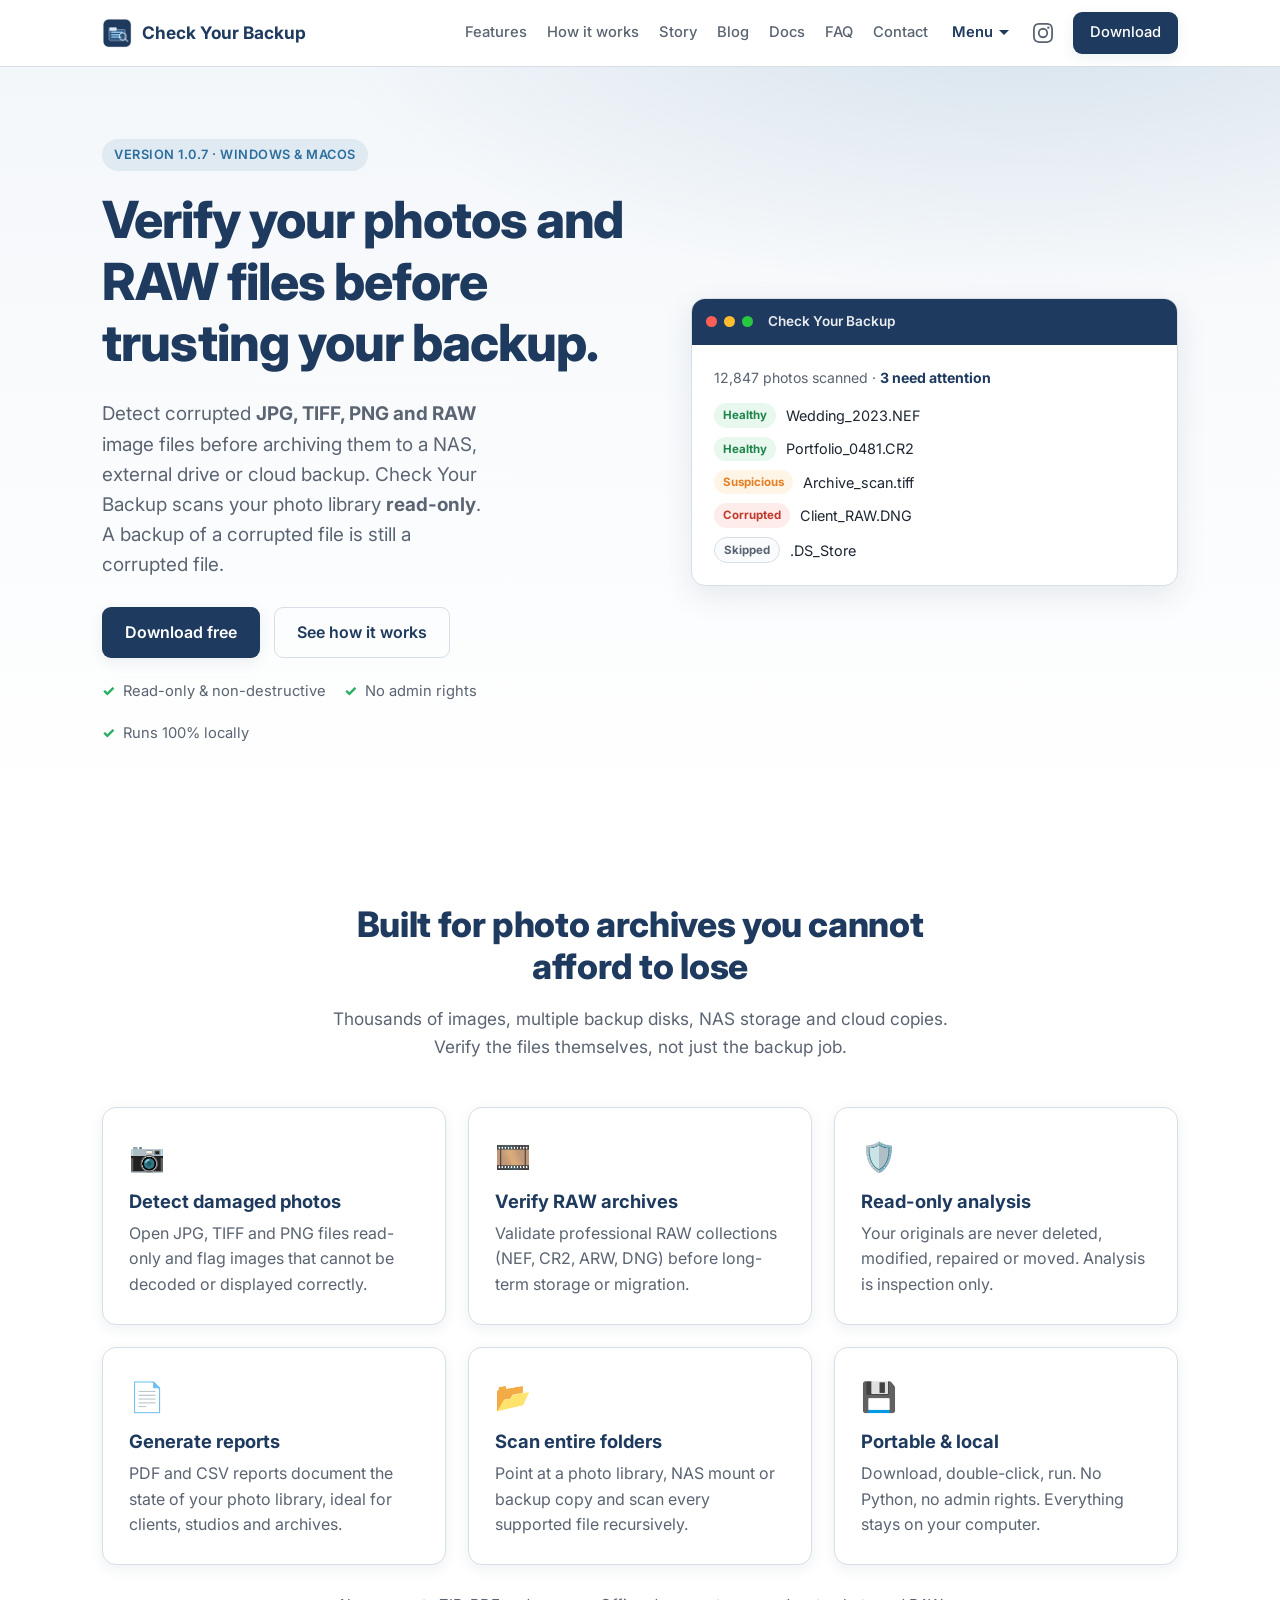
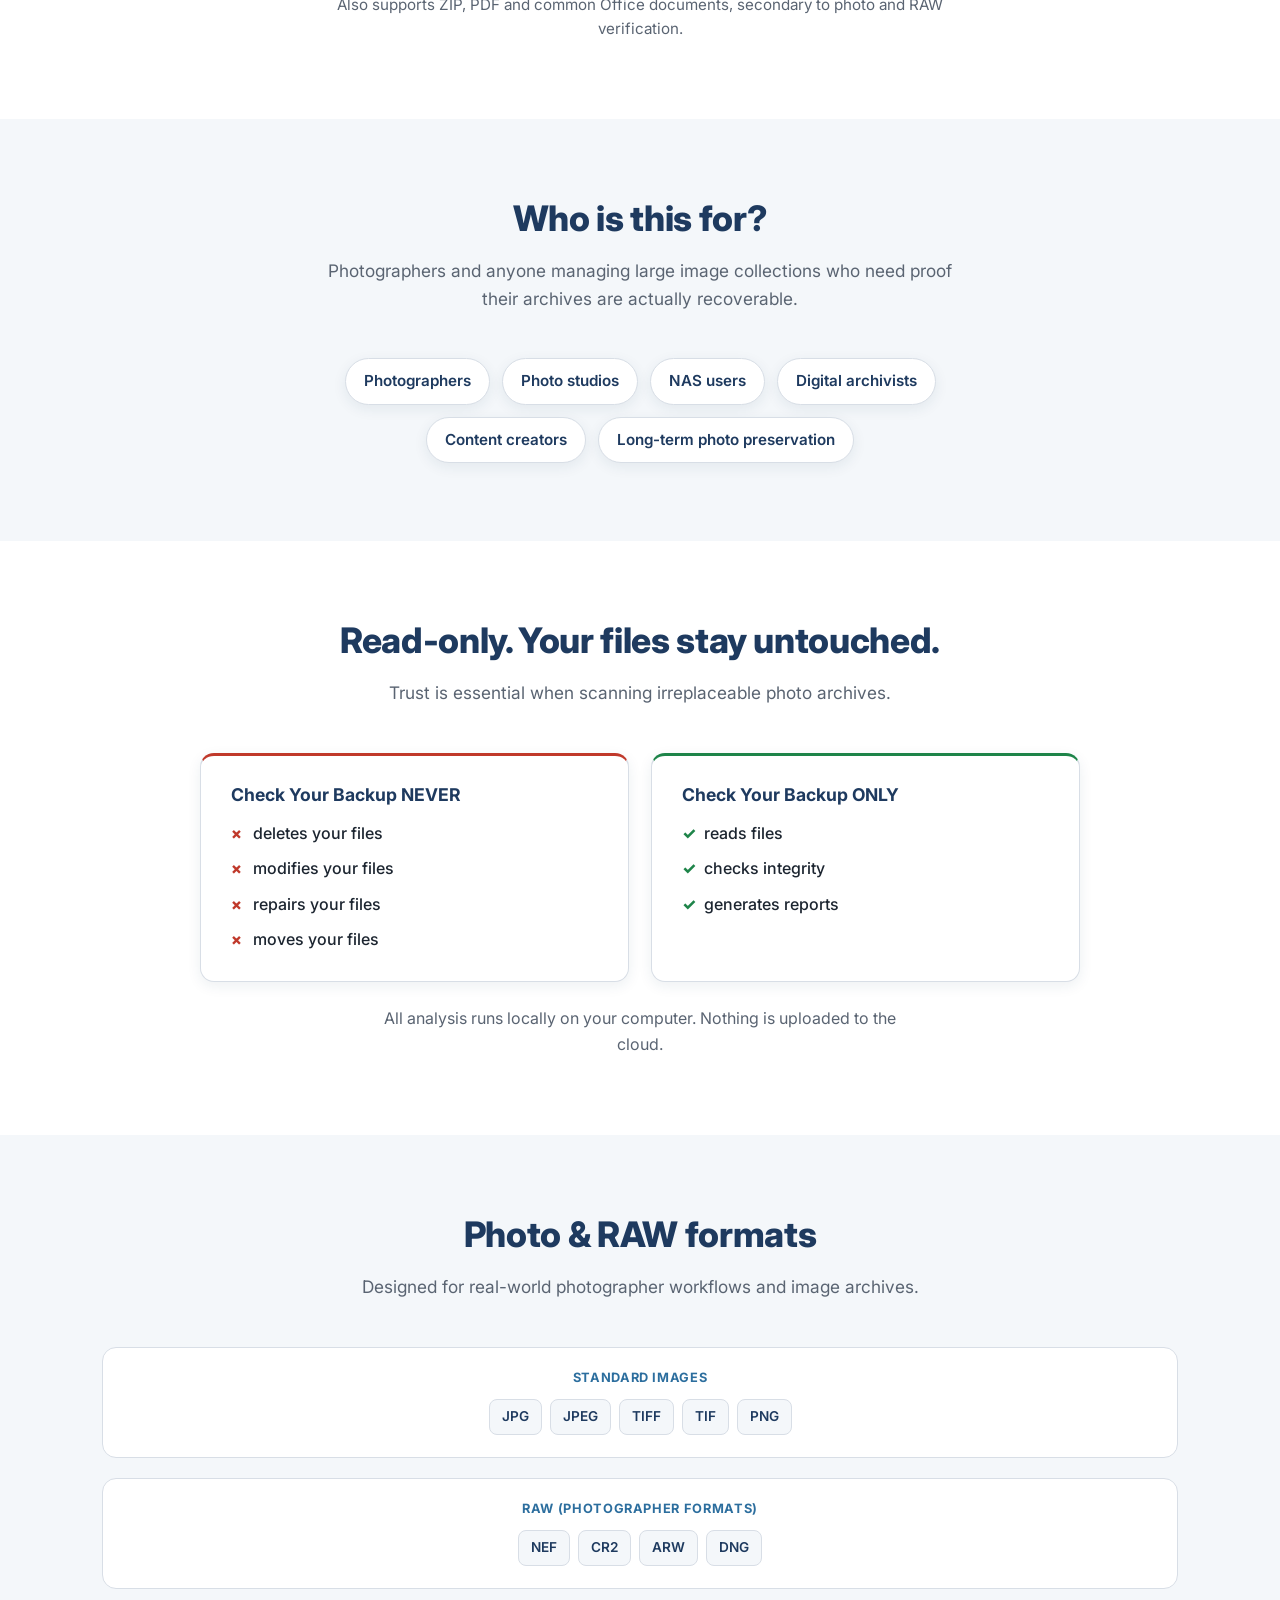
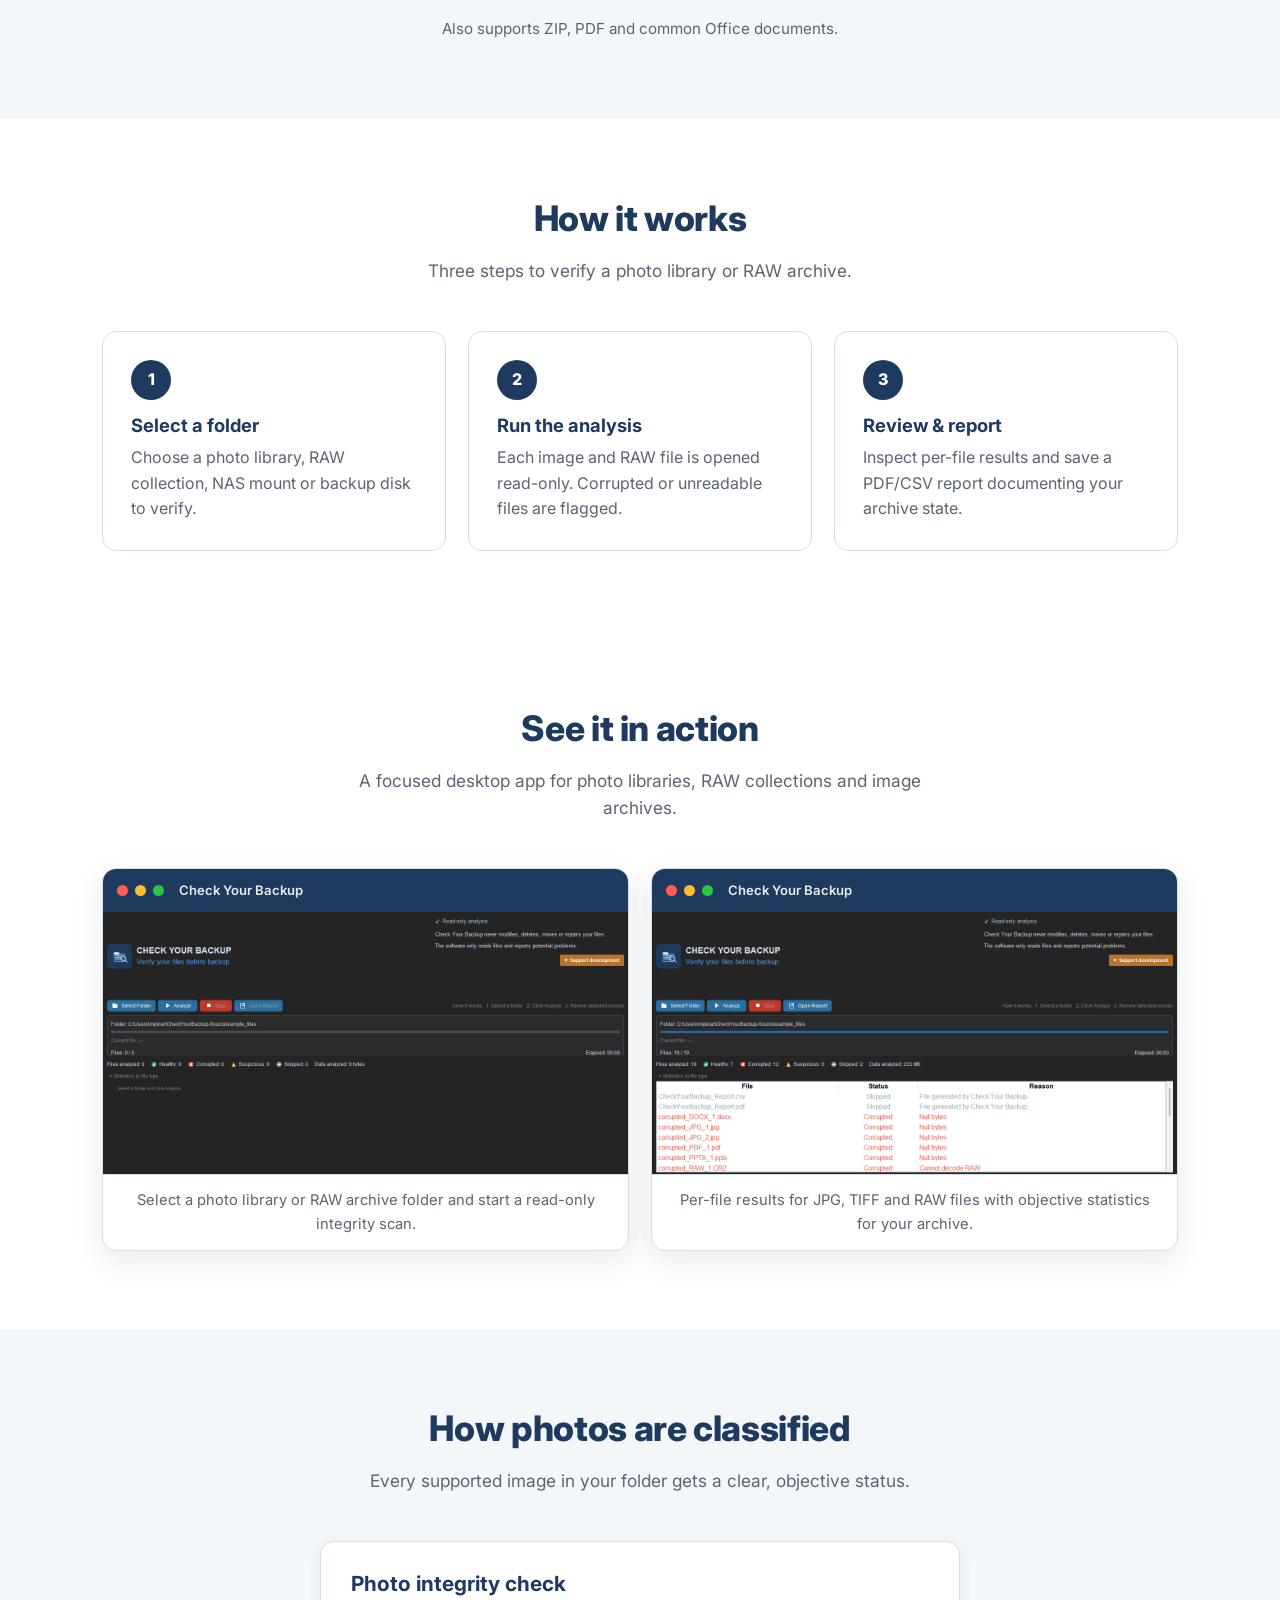
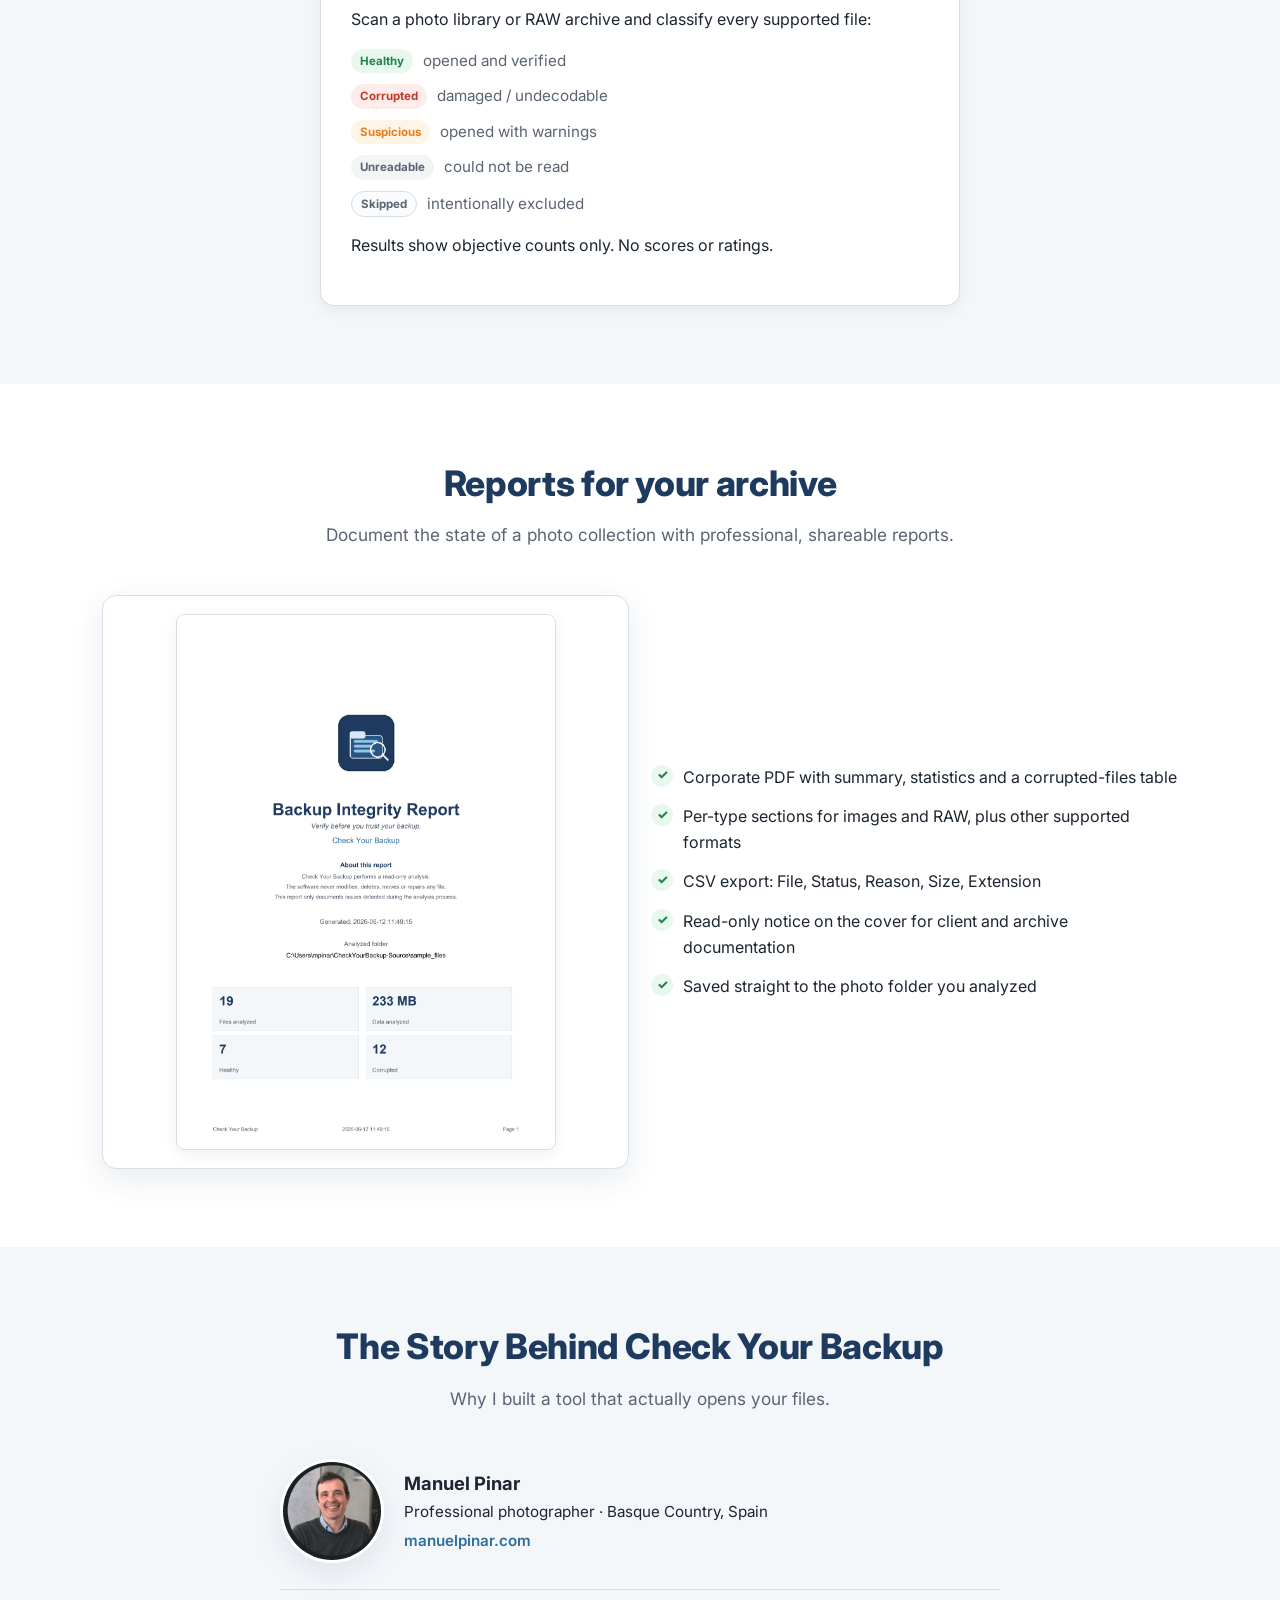
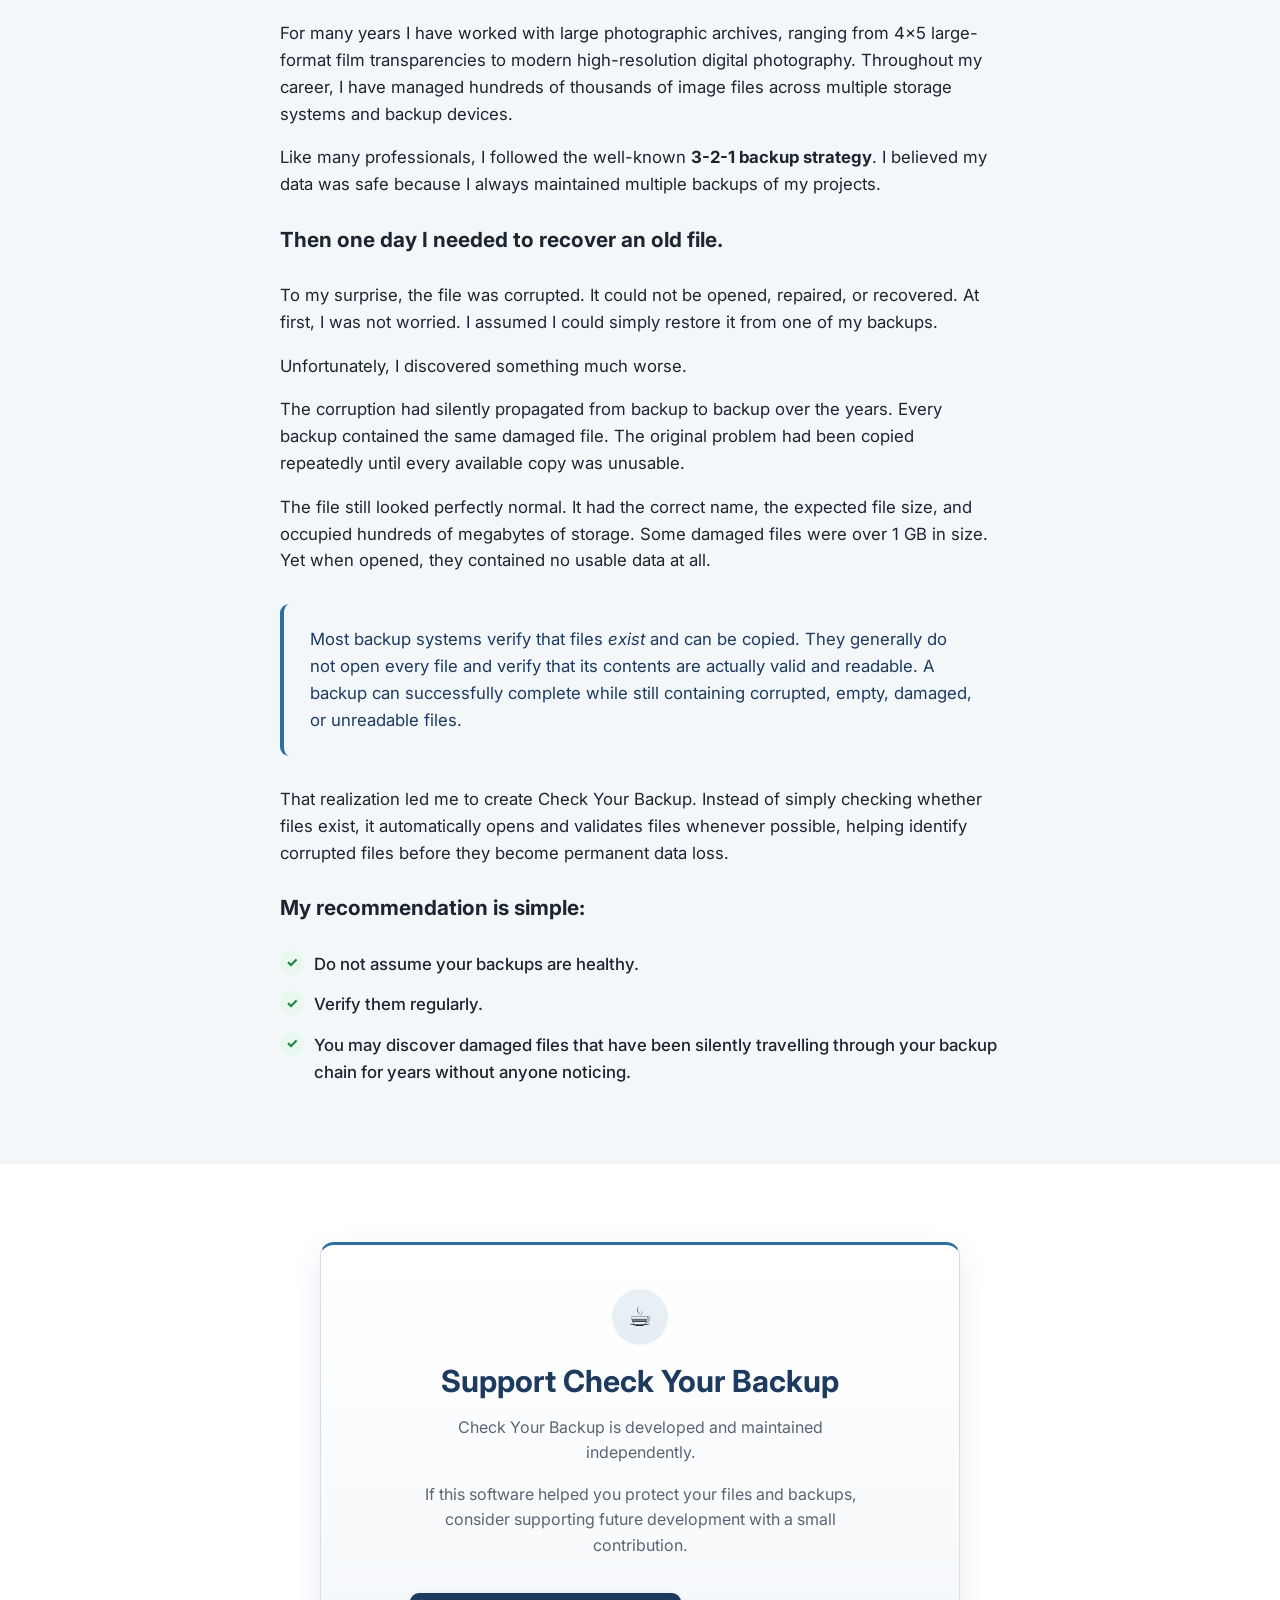
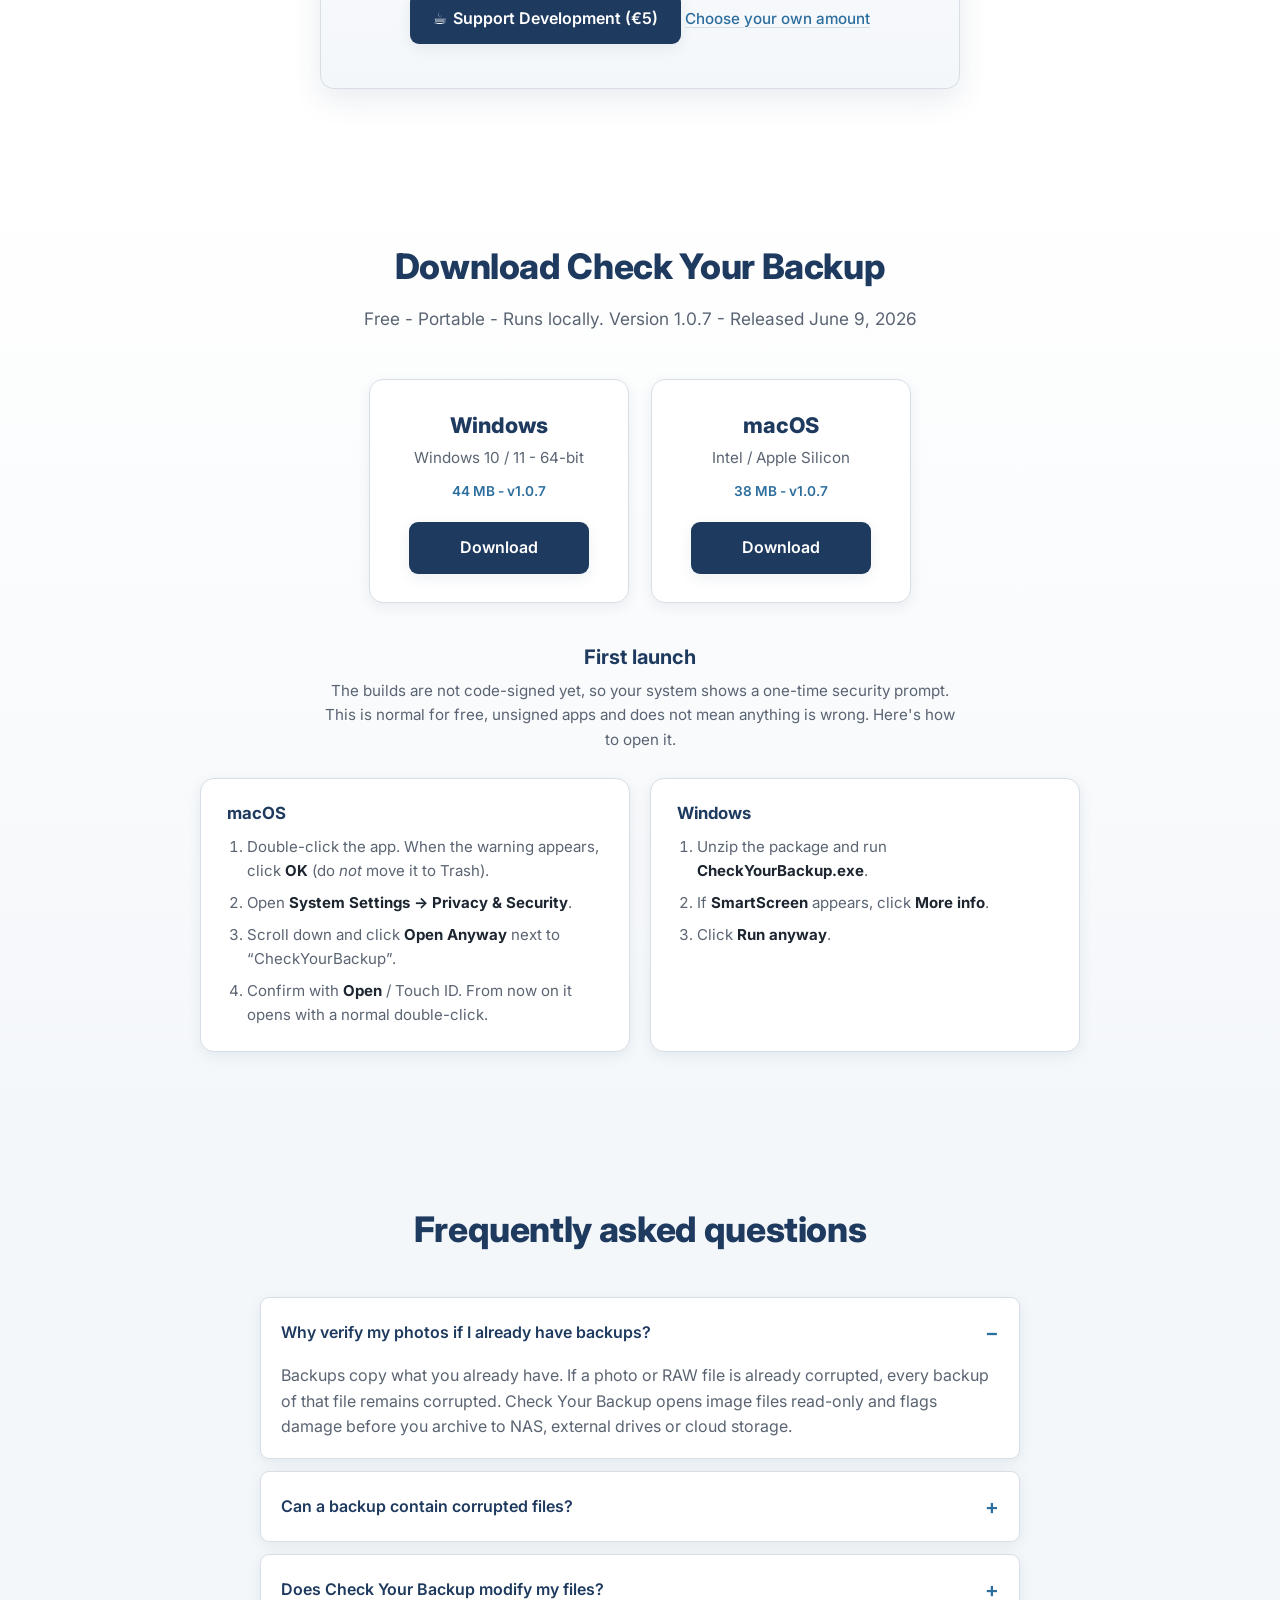
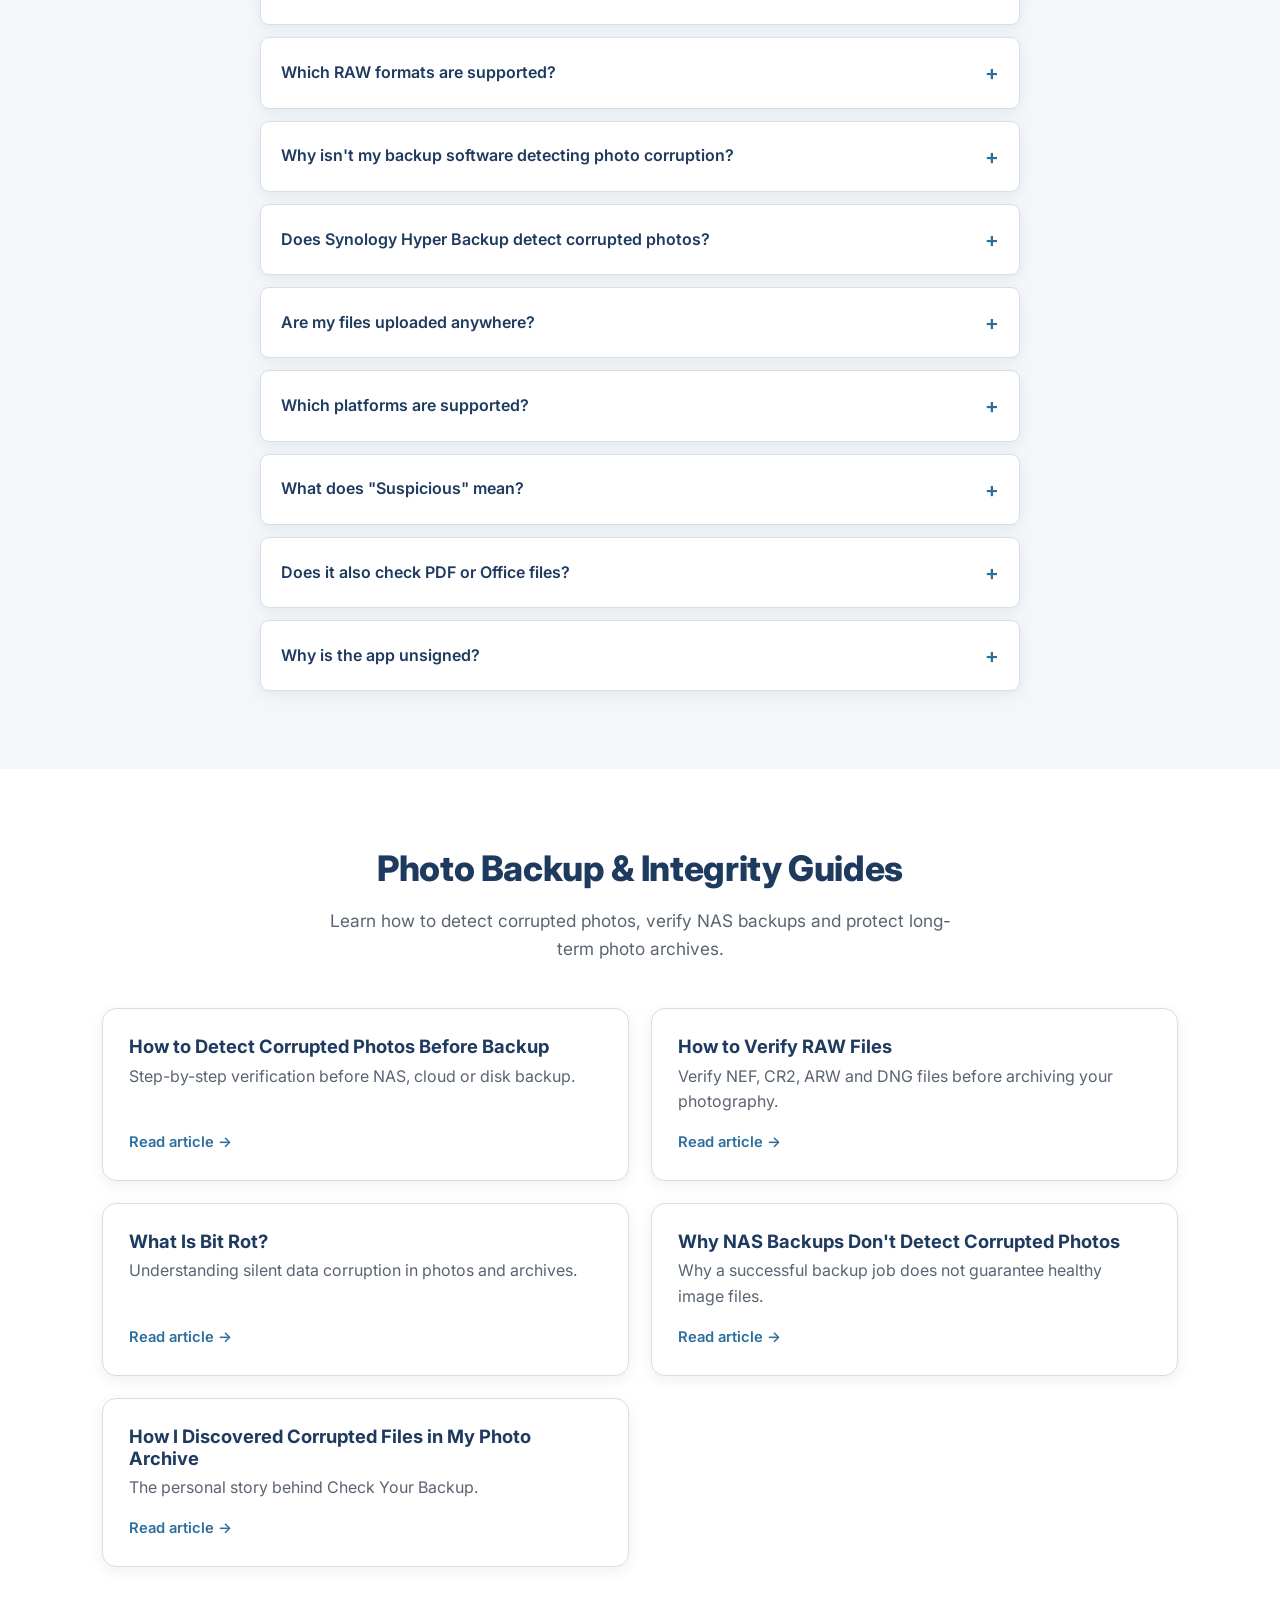
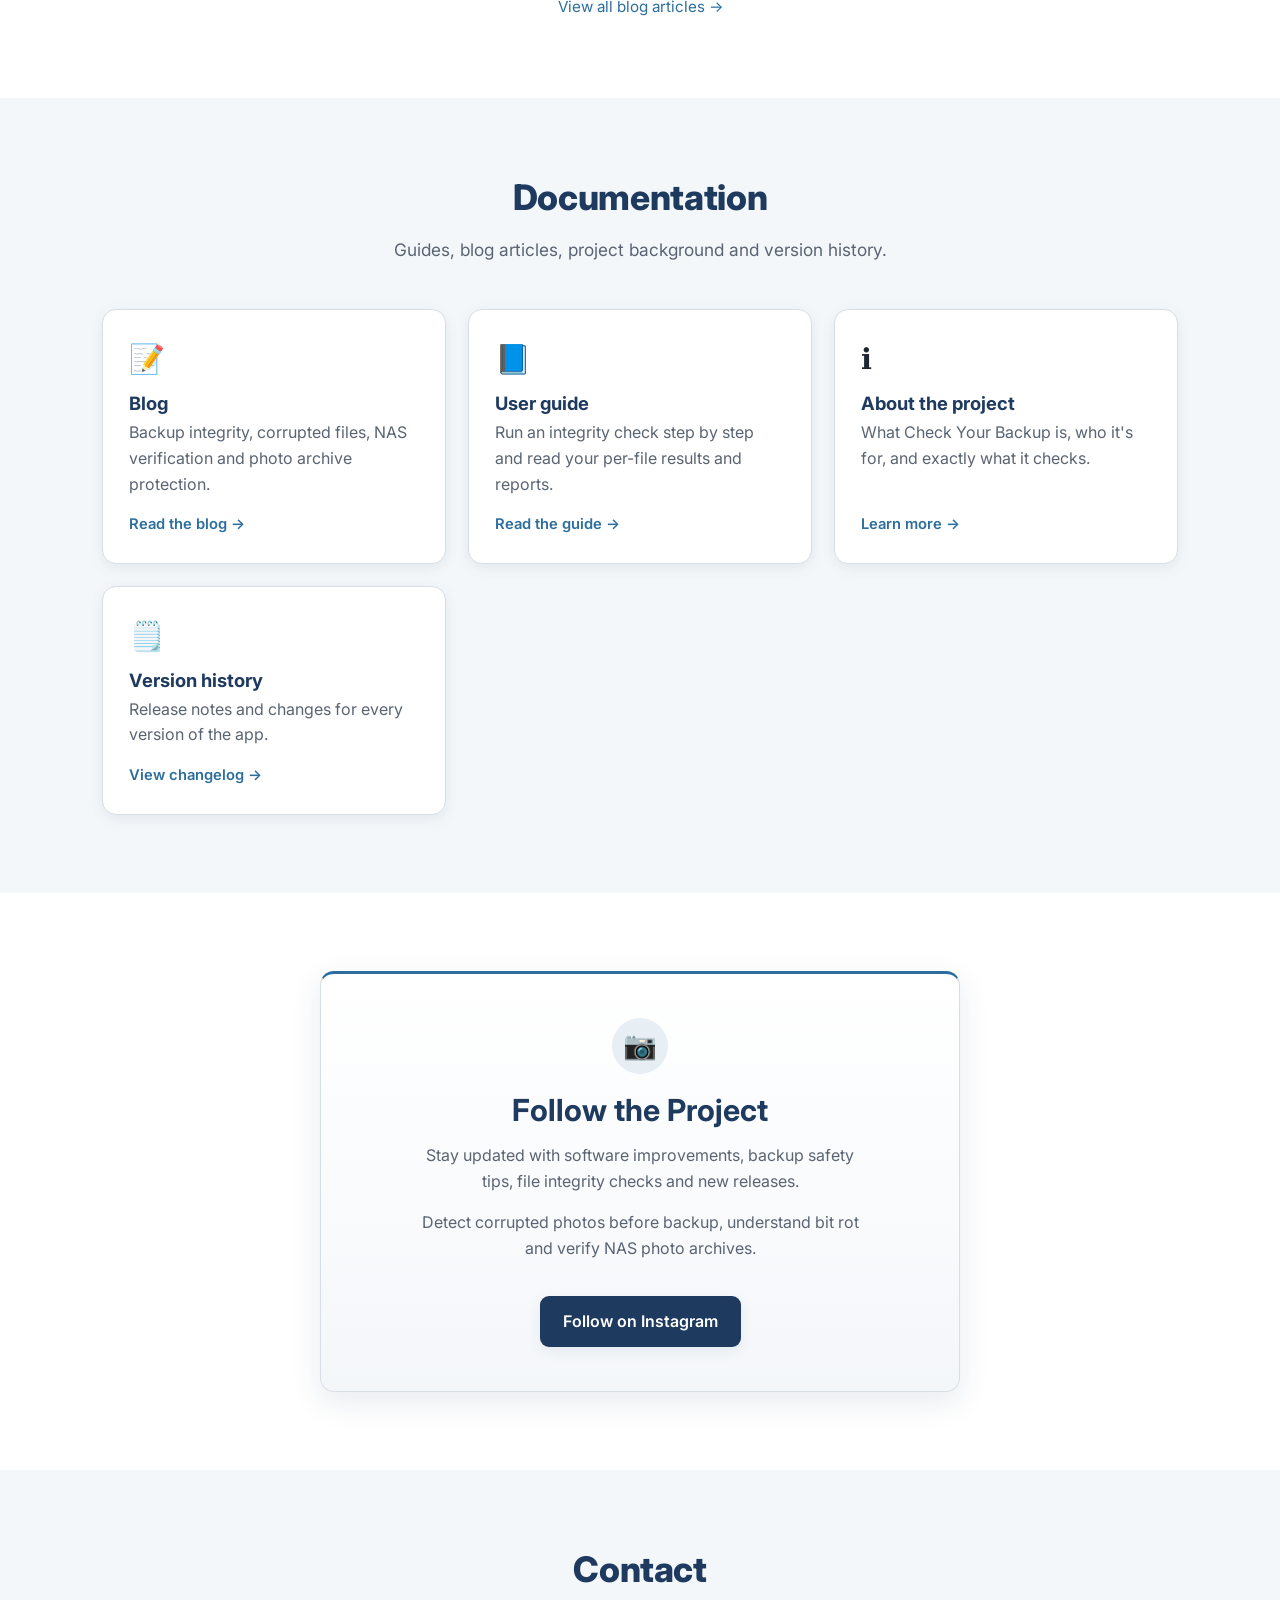
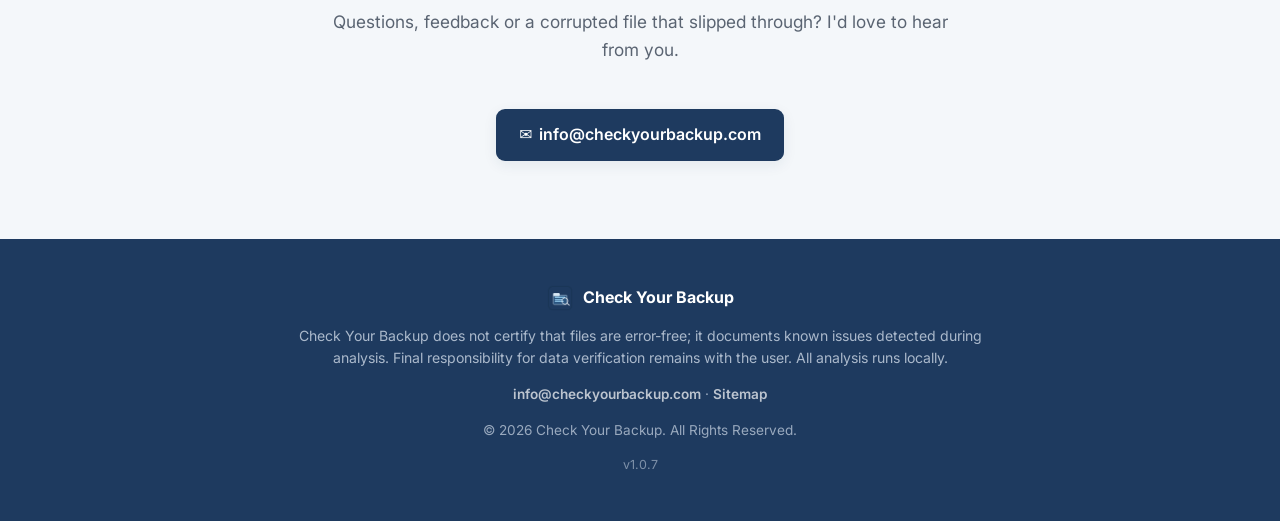
<file: index.html>
<!DOCTYPE html>
<html lang="en">
<head>
  <meta charset="UTF-8" />
  <meta name="viewport" content="width=device-width, initial-scale=1.0" />
  <title>Check Your Backup — Photo &amp; RAW Integrity Verification Before Backup</title>
  <meta name="description" content="Verify photo and RAW archives before NAS, cloud or disk backup. Detect corrupted JPG, TIFF, PNG and RAW files read-only. Free for Windows and macOS. Nothing is modified or uploaded." />
  <meta name="keywords" content="photo corruption detection, RAW file verification, photo archive integrity, NAS photo backup verification, corrupted photo recovery prevention, photographer backup tool, CR2 NEF ARW DNG, image integrity checker, Windows, macOS" />
  <meta name="robots" content="index, follow, max-image-preview:large, max-snippet:-1, max-video-preview:-1" />
  <meta name="theme-color" content="#1e3a5f" />
  <link rel="canonical" href="https://checkyourbackup.com/" />
  <link rel="icon" href="assets/img/favicon.ico" />
  <link rel="apple-touch-icon" href="assets/img/logo.png" />
  <link rel="manifest" href="site.webmanifest" />

  <!-- Open Graph / social sharing -->
  <meta property="og:type" content="website" />
  <meta property="og:site_name" content="Check Your Backup" />
  <meta property="og:locale" content="en_US" />
  <meta property="og:url" content="https://checkyourbackup.com/" />
  <meta property="og:title" content="Check Your Backup — Verify Photos &amp; RAW Files Before Backup" />
  <meta property="og:description" content="Detect corrupted JPG, TIFF, PNG and RAW image files before archiving to NAS, external drives or cloud backup. Read-only photo integrity checks." />
  <meta property="og:image" content="https://checkyourbackup.com/assets/img/og-image.png" />
  <meta property="og:image:width" content="1200" />
  <meta property="og:image:height" content="964" />
  <meta property="og:image:alt" content="Check Your Backup desktop app showing integrity check results" />
  <meta name="twitter:card" content="summary_large_image" />
  <meta name="twitter:title" content="Check Your Backup — Verify Photos &amp; RAW Files Before Backup" />
  <meta name="twitter:description" content="Detect corrupted photos and RAW files before trusting your backup. Read-only integrity checks for photographers and archives." />
  <meta name="twitter:image" content="https://checkyourbackup.com/assets/img/og-image.png" />
  <meta name="twitter:image:alt" content="Check Your Backup desktop app showing integrity check results" />
  <link rel="preconnect" href="https://fonts.googleapis.com" />
  <link rel="preconnect" href="https://fonts.gstatic.com" crossorigin />
  <link href="https://fonts.googleapis.com/css2?family=Inter:wght@400;500;600;700;800&display=swap" rel="stylesheet" />
  <link rel="stylesheet" href="assets/css/styles.css" />

  <!-- Structured data for Google (rich results) -->
  <script type="application/ld+json">
  {
    "@context": "https://schema.org",
    "@type": "SoftwareApplication",
    "name": "Check Your Backup",
    "operatingSystem": ["Windows 10", "Windows 11", "macOS"],
    "applicationCategory": "UtilitiesApplication",
    "applicationSubCategory": "File Management",
    "softwareVersion": "1.0.7",
    "inLanguage": "en",
    "url": "https://checkyourbackup.com/",
    "downloadUrl": "https://github.com/CheckYourBackup/downloads/raw/main/CheckYourBackup-Windows-1.0.7.zip",
    "image": "https://checkyourbackup.com/assets/img/og-image.png",
    "description": "Photo and RAW integrity verification for Windows and macOS. Detect corrupted JPG, TIFF, PNG and RAW image files before NAS, cloud or disk backup. Read-only analysis with per-file reports.",
    "screenshot": [
      "https://checkyourbackup.com/assets/img/screenshot-start.png",
      "https://checkyourbackup.com/assets/img/screenshot-results.png"
    ],
    "audience": {
      "@type": "PeopleAudience",
      "audienceType": "Photographers, photo studios, NAS users, digital archivists, content creators"
    },
    "featureList": [
      "Detect damaged JPG, TIFF, PNG and RAW photos read-only",
      "Verify entire photo libraries and RAW archives recursively",
      "Per-file status: Healthy, Corrupted, Suspicious, Unreadable or Skipped",
      "Supports JPG, JPEG, TIFF, TIF, PNG, NEF, CR2, ARW, DNG",
      "Branded PDF report and CSV export for archive documentation",
      "Multithreaded folder scans with live progress"
    ],
    "offers": {
      "@type": "Offer",
      "price": "0",
      "priceCurrency": "EUR"
    },
    "publisher": {
      "@type": "Organization",
      "name": "Check Your Backup",
      "url": "https://checkyourbackup.com/",
      "logo": {
        "@type": "ImageObject",
        "url": "https://checkyourbackup.com/assets/img/logo.png"
      },
      "contactPoint": {
        "@type": "ContactPoint",
        "email": "info@checkyourbackup.com",
        "contactType": "customer support",
        "availableLanguage": "English"
      }
    }
  }
  </script>
  <script type="application/ld+json">
  {
    "@context": "https://schema.org",
    "@type": "WebSite",
    "@id": "https://checkyourbackup.com/#website",
    "name": "Check Your Backup",
    "url": "https://checkyourbackup.com/",
    "description": "Verify your photos and RAW files before you trust your backup. Free desktop app for photographers and archives on Windows and macOS."
  }
  </script>
  <script type="application/ld+json">
  {
    "@context": "https://schema.org",
    "@type": "WebPage",
    "@id": "https://checkyourbackup.com/#webpage",
    "url": "https://checkyourbackup.com/",
    "name": "Check Your Backup — Photo & RAW Integrity Verification",
    "description": "Detect corrupted JPG, TIFF, PNG and RAW image files before NAS, cloud or disk backup. Read-only photo archive verification for Windows and macOS.",
    "isPartOf": { "@id": "https://checkyourbackup.com/#website" },
    "primaryImageOfPage": "https://checkyourbackup.com/assets/img/og-image.png",
    "inLanguage": "en"
  }
  </script>
  <script type="application/ld+json">
  {
    "@context": "https://schema.org",
    "@type": "FAQPage",
    "mainEntity": [
      {
        "@type": "Question",
        "name": "Why verify my photos if I already have backups?",
        "acceptedAnswer": {
          "@type": "Answer",
          "text": "Backups copy what you already have. If a photo or RAW file is already corrupted, every backup of that file remains corrupted. Check Your Backup opens image files read-only and flags damage before you archive to NAS, external drives or cloud storage."
        }
      },
      {
        "@type": "Question",
        "name": "Can a backup contain corrupted files?",
        "acceptedAnswer": {
          "@type": "Answer",
          "text": "Yes. Most backup tools verify that files exist and can be copied. They do not open each photo to confirm it is readable. A corrupted JPG or RAW file can look normal by name and size while containing no usable image data."
        }
      },
      {
        "@type": "Question",
        "name": "Does Check Your Backup modify my files?",
        "acceptedAnswer": {
          "@type": "Answer",
          "text": "No. Check Your Backup never deletes, modifies, repairs or moves your files. It only reads files, checks integrity and generates reports."
        }
      },
      {
        "@type": "Question",
        "name": "Which RAW formats are supported?",
        "acceptedAnswer": {
          "@type": "Answer",
          "text": "Check Your Backup verifies photographer RAW formats including NEF, CR2, ARW and DNG, along with JPG, JPEG, TIFF, TIF and PNG. Each file is opened read-only to confirm it is not corrupted, truncated or unreadable."
        }
      },
      {
        "@type": "Question",
        "name": "Why isn't my backup software detecting photo corruption?",
        "acceptedAnswer": {
          "@type": "Answer",
          "text": "Most backup tools verify that files exist and can be copied successfully. They typically do not open each file and validate that its contents are readable. A backup job can finish without errors even when files are corrupted, empty or damaged. Check Your Backup complements your backup software by actually opening and validating file contents."
        }
      },
      {
        "@type": "Question",
        "name": "Does Synology Hyper Backup detect empty files?",
        "acceptedAnswer": {
          "@type": "Answer",
          "text": "Synology Hyper Backup focuses on copying and versioning your data. It does not generally open files to verify their internal integrity. A file filled with null bytes or damaged data can be backed up successfully and still look normal by name and size. Check Your Backup works alongside tools like Hyper Backup by opening files read-only and flagging those that contain no usable data."
        }
      },
      {
        "@type": "Question",
        "name": "Can Check Your Backup validate RAW files?",
        "acceptedAnswer": {
          "@type": "Answer",
          "text": "Yes. It supports CR2, NEF, ARW and DNG RAW formats. Each file is opened and decoded read-only to confirm it is not corrupted, truncated or unreadable."
        }
      },
      {
        "@type": "Question",
        "name": "Can it detect corrupted PDFs?",
        "acceptedAnswer": {
          "@type": "Answer",
          "text": "Yes. PDFs are opened and parsed read-only. Corrupted, truncated or empty PDFs are flagged, including files that appear correct by name and size but contain no usable data inside."
        }
      },
      {
        "@type": "Question",
        "name": "Does it modify or repair my files?",
        "acceptedAnswer": {
          "@type": "Answer",
          "text": "No. Check Your Backup is strictly read-only. It analyzes and reports issues but never changes your data."
        }
      },
      {
        "@type": "Question",
        "name": "Are my files uploaded anywhere?",
        "acceptedAnswer": {
          "@type": "Answer",
          "text": "No. All analysis runs locally on your computer. Nothing is sent to the internet."
        }
      },
      {
        "@type": "Question",
        "name": "Which platforms are supported?",
        "acceptedAnswer": {
          "@type": "Answer",
          "text": "Windows 10/11 and macOS (Intel and Apple Silicon). Builds are portable, with no Python or admin rights required."
        }
      },
      {
        "@type": "Question",
        "name": "What does \"Suspicious\" mean?",
        "acceptedAnswer": {
          "@type": "Answer",
          "text": "The file opened but showed warning signs (for example, a truncated RAW). It may still be partially usable, but you should double-check it."
        }
      },
      {
        "@type": "Question",
        "name": "Why is the app unsigned?",
        "acceptedAnswer": {
          "@type": "Answer",
          "text": "Code signing/notarization is optional for the initial release. You can still run it by allowing it on first launch."
        }
      }
    ]
  }
  </script>
</head>
<body>
  <!-- Header -->
  <header class="site-header" id="top">
    <div class="container header-inner">
      <a class="brand" href="#top">
        <img src="assets/img/logo.png" alt="Check Your Backup logo" class="brand-logo" />
        <span class="brand-name">Check Your Backup</span>
      </a>
      <nav class="nav" id="nav">
        <a href="#features">Features</a>
        <a href="#how">How it works</a>
        <a href="#story">Story</a>
        <a href="blog/index.html">Blog</a>
        <a href="#docs">Docs</a>
        <a href="#faq">FAQ</a>
        <a href="#contact">Contact</a>
        <div class="nav-menu-dropdown">
          <button type="button" class="nav-menu-trigger" id="navMenuTrigger" aria-expanded="false" aria-haspopup="true" aria-controls="navMenuPanel">
            Menu
          </button>
          <div class="nav-menu-panel" id="navMenuPanel" role="menu" hidden>
            <a href="#formats" role="menuitem">Formats</a>
            <a href="#readonly" role="menuitem">Read-only</a>
            <a href="#screenshots" role="menuitem">Screenshots</a>
            <a href="#status" role="menuitem">Status</a>
            <a href="#guides" role="menuitem">Guides</a>
            <a href="docs/user-guide.html" role="menuitem">User guide</a>
            <a href="docs/about.html" role="menuitem">About</a>
            <a href="docs/changelog.html" role="menuitem">Changelog</a>
          </div>
        </div>
        <a href="https://www.instagram.com/checkyourbackup/" target="_blank" rel="noopener noreferrer" aria-label="Follow Check Your Backup on Instagram">
          <svg width="20" height="20" viewBox="0 0 24 24" fill="currentColor" aria-hidden="true">
            <path d="M12 2.163c3.204 0 3.584.012 4.85.07 3.252.148 4.771 1.691 4.919 4.919.058 1.265.069 1.645.069 4.849 0 3.205-.012 3.584-.069 4.849-.149 3.225-1.664 4.771-4.919 4.919-1.266.058-1.644.07-4.85.07-3.204 0-3.584-.012-4.849-.07-3.26-.149-4.771-1.699-4.919-4.92-.058-1.265-.07-1.644-.07-4.849 0-3.204.013-3.583.07-4.849.149-3.227 1.664-4.771 4.919-4.919 1.266-.057 1.645-.069 4.849-.069zM12 0C8.741 0 8.333.014 7.053.072 2.695.272.273 2.69.073 7.052.014 8.333 0 8.741 0 12c0 3.259.014 3.668.072 4.948.2 4.358 2.618 6.78 6.98 6.98C8.333 23.986 8.741 24 12 24c3.259 0 3.668-.014 4.948-.072 4.354-.2 6.782-2.618 6.979-6.98.059-1.28.073-1.689.073-4.948 0-3.259-.014-3.667-.072-4.947-.196-4.354-2.617-6.78-6.979-6.98C15.668.014 15.259 0 12 0zm0 5.838a6.162 6.162 0 100 12.324 6.162 6.162 0 000-12.324zM12 16a4 4 0 110-8 4 4 0 010 8zm6.406-11.845a1.44 1.44 0 100 2.881 1.44 1.44 0 000-2.881z"/>
          </svg>
        </a>
        <a class="btn btn-primary btn-sm" href="#download">Download</a>
      </nav>
    </div>
  </header>

  <!-- Hero -->
  <section class="hero">
    <div class="container hero-inner">
      <div class="hero-copy">
        <span class="eyebrow">Version 1.0.7 · Windows &amp; macOS</span>
        <h1>Verify your photos and RAW files before trusting your backup.</h1>
        <p class="lead">
          Detect corrupted <strong>JPG, TIFF, PNG and RAW</strong> image files before
          archiving them to a NAS, external drive or cloud backup. Check Your Backup
          scans your photo library <strong>read-only</strong>. A backup of a corrupted
          file is still a corrupted file.
        </p>
        <div class="hero-cta">
          <a class="btn btn-primary" href="#download">Download free</a>
          <a class="btn btn-ghost" href="#how">See how it works</a>
        </div>
        <ul class="trust-bar">
          <li>Read-only &amp; non-destructive</li>
          <li>No admin rights</li>
          <li>Runs 100% locally</li>
        </ul>
      </div>
      <div class="hero-visual">
        <div class="app-card">
          <div class="app-card-head">
            <span class="dot red"></span><span class="dot amber"></span><span class="dot green"></span>
            <span class="app-card-title">Check Your Backup</span>
          </div>
          <div class="app-card-body">
            <p class="scan-summary">12,847 photos scanned · <strong>3 need attention</strong></p>
            <ul class="result-list">
              <li><span class="status status-healthy">Healthy</span> Wedding_2023.NEF</li>
              <li><span class="status status-healthy">Healthy</span> Portfolio_0481.CR2</li>
              <li><span class="status status-warning">Suspicious</span> Archive_scan.tiff</li>
              <li><span class="status status-critical">Corrupted</span> Client_RAW.DNG</li>
              <li><span class="status status-skipped">Skipped</span> .DS_Store</li>
            </ul>
          </div>
        </div>
      </div>
    </div>
  </section>

  <!-- Features -->
  <section class="section" id="features">
    <div class="container">
      <div class="section-head">
        <h2>Built for photo archives you cannot afford to lose</h2>
        <p>Thousands of images, multiple backup disks, NAS storage and cloud copies. Verify the files themselves, not just the backup job.</p>
      </div>
      <div class="grid grid-3">
        <article class="card">
          <div class="card-icon">📷</div>
          <h3>Detect damaged photos</h3>
          <p>Open JPG, TIFF and PNG files read-only and flag images that cannot be decoded or displayed correctly.</p>
        </article>
        <article class="card">
          <div class="card-icon">🎞️</div>
          <h3>Verify RAW archives</h3>
          <p>Validate professional RAW collections (NEF, CR2, ARW, DNG) before long-term storage or migration.</p>
        </article>
        <article class="card">
          <div class="card-icon">🛡️</div>
          <h3>Read-only analysis</h3>
          <p>Your originals are never deleted, modified, repaired or moved. Analysis is inspection only.</p>
        </article>
        <article class="card">
          <div class="card-icon">📄</div>
          <h3>Generate reports</h3>
          <p>PDF and CSV reports document the state of your photo library, ideal for clients, studios and archives.</p>
        </article>
        <article class="card">
          <div class="card-icon">📂</div>
          <h3>Scan entire folders</h3>
          <p>Point at a photo library, NAS mount or backup copy and scan every supported file recursively.</p>
        </article>
        <article class="card">
          <div class="card-icon">💾</div>
          <h3>Portable &amp; local</h3>
          <p>Download, double-click, run. No Python, no admin rights. Everything stays on your computer.</p>
        </article>
      </div>
      <p class="section-footnote">Also supports ZIP, PDF and common Office documents, secondary to photo and RAW verification.</p>
    </div>
  </section>

  <!-- Who is this for -->
  <section class="section section-alt" id="audience">
    <div class="container">
      <div class="section-head">
        <h2>Who is this for?</h2>
        <p>Photographers and anyone managing large image collections who need proof their archives are actually recoverable.</p>
      </div>
      <ul class="audience-list">
        <li>Photographers</li>
        <li>Photo studios</li>
        <li>NAS users</li>
        <li>Digital archivists</li>
        <li>Content creators</li>
        <li>Long-term photo preservation</li>
      </ul>
    </div>
  </section>

  <!-- Read-only trust -->
  <section class="section" id="readonly">
    <div class="container">
      <div class="section-head">
        <h2>Read-only. Your files stay untouched.</h2>
        <p>Trust is essential when scanning irreplaceable photo archives.</p>
      </div>
      <div class="readonly-grid">
        <article class="readonly-panel readonly-never">
          <h3>Check Your Backup NEVER</h3>
          <ul class="readonly-list">
            <li>deletes your files</li>
            <li>modifies your files</li>
            <li>repairs your files</li>
            <li>moves your files</li>
          </ul>
        </article>
        <article class="readonly-panel readonly-only">
          <h3>Check Your Backup ONLY</h3>
          <ul class="readonly-list">
            <li>reads files</li>
            <li>checks integrity</li>
            <li>generates reports</li>
          </ul>
        </article>
      </div>
      <p class="readonly-foot">All analysis runs locally on your computer. Nothing is uploaded to the cloud.</p>
    </div>
  </section>

  <!-- Formats -->
  <section class="section section-alt" id="formats">
    <div class="container">
      <div class="section-head">
        <h2>Photo &amp; RAW formats</h2>
        <p>Designed for real-world photographer workflows and image archives.</p>
      </div>
      <div class="format-groups">
        <div class="format-group format-group-wide">
          <h3 class="format-label">Standard images</h3>
          <div class="badges"><span>JPG</span><span>JPEG</span><span>TIFF</span><span>TIF</span><span>PNG</span></div>
        </div>
        <div class="format-group format-group-wide">
          <h3 class="format-label">RAW (photographer formats)</h3>
          <div class="badges"><span>NEF</span><span>CR2</span><span>ARW</span><span>DNG</span></div>
        </div>
      </div>
      <p class="section-footnote">Also supports ZIP, PDF and common Office documents.</p>
    </div>
  </section>

  <!-- How it works -->
  <section class="section" id="how">
    <div class="container">
      <div class="section-head">
        <h2>How it works</h2>
        <p>Three steps to verify a photo library or RAW archive.</p>
      </div>
      <div class="grid grid-3 steps">
        <article class="step">
          <span class="step-num">1</span>
          <h3>Select a folder</h3>
          <p>Choose a photo library, RAW collection, NAS mount or backup disk to verify.</p>
        </article>
        <article class="step">
          <span class="step-num">2</span>
          <h3>Run the analysis</h3>
          <p>Each image and RAW file is opened read-only. Corrupted or unreadable files are flagged.</p>
        </article>
        <article class="step">
          <span class="step-num">3</span>
          <h3>Review &amp; report</h3>
          <p>Inspect per-file results and save a PDF/CSV report documenting your archive state.</p>
        </article>
      </div>
    </div>
  </section>

  <!-- Screenshots -->
  <section class="section" id="screenshots">
    <div class="container">
      <div class="section-head">
        <h2>See it in action</h2>
        <p>A focused desktop app for photo libraries, RAW collections and image archives.</p>
      </div>
      <div class="grid grid-2 shots-grid">
        <figure class="window">
          <div class="window-bar">
            <span class="dot red"></span><span class="dot amber"></span><span class="dot green"></span>
            <span class="window-title">Check Your Backup</span>
          </div>
          <img src="assets/img/screenshot-start.png"
               alt="Check Your Backup main window ready to scan a photo library folder"
               loading="lazy" width="1024" height="823" />
          <figcaption>Select a photo library or RAW archive folder and start a read-only integrity scan.</figcaption>
        </figure>
        <figure class="window">
          <div class="window-bar">
            <span class="dot red"></span><span class="dot amber"></span><span class="dot green"></span>
            <span class="window-title">Check Your Backup</span>
          </div>
          <img src="assets/img/screenshot-results.png"
               alt="Check Your Backup showing per-photo results for a scanned image archive"
               loading="lazy" width="1024" height="792" />
          <figcaption>Per-file results for JPG, TIFF and RAW files with objective statistics for your archive.</figcaption>
        </figure>
      </div>
    </div>
  </section>

  <!-- Status legend -->
  <section class="section section-alt" id="status">
    <div class="container">
      <div class="section-head">
        <h2>How photos are classified</h2>
        <p>Every supported image in your folder gets a clear, objective status.</p>
      </div>
      <article class="mode-card mode-card-single">
        <h3>Photo integrity check</h3>
        <p>Scan a photo library or RAW archive and classify every supported file:</p>
        <ul class="legend">
          <li><span class="status status-healthy">Healthy</span> opened and verified</li>
          <li><span class="status status-critical">Corrupted</span> damaged / undecodable</li>
          <li><span class="status status-warning">Suspicious</span> opened with warnings</li>
          <li><span class="status status-muted">Unreadable</span> could not be read</li>
          <li><span class="status status-skipped">Skipped</span> intentionally excluded</li>
        </ul>
        <p class="mode-foot">Results show objective counts only. No scores or ratings.</p>
      </article>
    </div>
  </section>

  <!-- Reports -->
  <section class="section" id="reports">
    <div class="container">
      <div class="section-head">
        <h2>Reports for your archive</h2>
        <p>Document the state of a photo collection with professional, shareable reports.</p>
      </div>
      <div class="grid grid-2">
        <figure class="shot">
          <img src="assets/img/report-pdf.png"
               alt="Check Your Backup PDF report cover with summary statistics"
               loading="lazy" width="1131" height="1600" />
        </figure>
        <div class="report-copy">
          <ul class="check-list">
            <li>Corporate PDF with summary, statistics and a corrupted-files table</li>
            <li>Per-type sections for images and RAW, plus other supported formats</li>
            <li>CSV export: File, Status, Reason, Size, Extension</li>
            <li>Read-only notice on the cover for client and archive documentation</li>
            <li>Saved straight to the photo folder you analyzed</li>
          </ul>
        </div>
      </div>
    </div>
  </section>

  <!-- Story -->
  <section class="section section-alt" id="story">
    <div class="container">
      <div class="section-head">
        <h2>The Story Behind Check Your Backup</h2>
        <p>Why I built a tool that actually opens your files.</p>
      </div>
      <article class="story">
        <div class="author">
          <img class="author-photo" src="assets/img/manuel-pinar.jpg"
               alt="Portrait of Manuel Pinar" loading="lazy"
               width="642" height="614" />
          <div class="author-meta">
            <p class="author-name">Manuel Pinar</p>
            <p class="author-role">Professional photographer · Basque Country, Spain</p>
            <a class="author-link" href="https://www.manuelpinar.com" target="_blank" rel="noopener">manuelpinar.com</a>
          </div>
        </div>

        <p>
          For many years I have worked with large photographic archives, ranging from
          4×5 large-format film transparencies to modern high-resolution digital
          photography. Throughout my career, I have managed hundreds of thousands of
          image files across multiple storage systems and backup devices.
        </p>
        <p>
          Like many professionals, I followed the well-known <strong>3-2-1 backup
          strategy</strong>. I believed my data was safe because I always maintained
          multiple backups of my projects.
        </p>

        <p class="story-highlight">Then one day I needed to recover an old file.</p>

        <p>
          To my surprise, the file was corrupted. It could not be opened, repaired,
          or recovered. At first, I was not worried. I assumed I could simply restore
          it from one of my backups.
        </p>
        <p>Unfortunately, I discovered something much worse.</p>
        <p>
          The corruption had silently propagated from backup to backup over the years.
          Every backup contained the same damaged file. The original problem had been
          copied repeatedly until every available copy was unusable.
        </p>
        <p>
          The file still looked perfectly normal. It had the correct name, the expected
          file size, and occupied hundreds of megabytes of storage. Some damaged files
          were over 1 GB in size. Yet when opened, they contained no usable data at all.
        </p>

        <blockquote class="story-quote">
          Most backup systems verify that files <em>exist</em> and can be copied. They
          generally do not open every file and verify that its contents are actually
          valid and readable. A backup can successfully complete while still containing
          corrupted, empty, damaged, or unreadable files.
        </blockquote>

        <p>
          That realization led me to create Check Your Backup. Instead of simply checking
          whether files exist, it automatically opens and validates files whenever
          possible, helping identify corrupted files before they become permanent data loss.
        </p>

        <p class="story-highlight">My recommendation is simple:</p>
        <ul class="story-takeaways">
          <li>Do not assume your backups are healthy.</li>
          <li>Verify them regularly.</li>
          <li>
            You may discover damaged files that have been silently travelling through
            your backup chain for years without anyone noticing.
          </li>
        </ul>
      </article>
    </div>
  </section>

  <!-- Support -->
  <section class="section" id="support">
    <div class="container">
      <div class="support-card">
        <div class="support-icon" aria-hidden="true">☕</div>
        <h2>Support Check Your Backup</h2>
        <p>Check Your Backup is developed and maintained independently.</p>
        <p>
          If this software helped you protect your files and backups, consider
          supporting future development with a small contribution.
        </p>
        <a class="btn btn-primary support-btn"
           href="https://paypal.me/checkyourbackup/5" target="_blank" rel="noopener">
          <span aria-hidden="true">☕</span> Support Development (€5)
        </a>
        <a class="support-alt"
           href="https://paypal.me/checkyourbackup" target="_blank" rel="noopener">
          Choose your own amount
        </a>
      </div>
    </div>
  </section>

  <!-- Download -->
  <section class="section section-cta" id="download">
    <div class="container">
      <div class="section-head">
        <h2>Download Check Your Backup</h2>
        <p id="releaseMeta">Free · Portable · Runs locally.</p>
      </div>
      <div class="download-row" id="downloadCards">
        <!-- Cards are rendered from downloads/releases.js -->
        <noscript>
          <p>Enable JavaScript to see download options, or browse the
            <code>downloads/</code> folder directly.</p>
        </noscript>
      </div>
      <div class="install-help">
        <h3 class="install-title">First launch</h3>
        <p class="install-intro">
          The builds are not code-signed yet, so your system shows a one-time
          security prompt. This is normal for free, unsigned apps and does not
          mean anything is wrong. Here's how to open it.
        </p>
        <div class="grid grid-2 install-grid">
          <div class="install-card">
            <h3 class="install-label">macOS</h3>
            <ol>
              <li>Double-click the app. When the warning appears, click
                <strong>OK</strong> (do <em>not</em> move it to Trash).</li>
              <li>Open <strong>System Settings → Privacy &amp; Security</strong>.</li>
              <li>Scroll down and click <strong>Open Anyway</strong> next to
                “CheckYourBackup”.</li>
              <li>Confirm with <strong>Open</strong> / Touch ID. From now on it
                opens with a normal double-click.</li>
            </ol>
          </div>
          <div class="install-card">
            <h3 class="install-label">Windows</h3>
            <ol>
              <li>Unzip the package and run
                <strong>CheckYourBackup.exe</strong>.</li>
              <li>If <strong>SmartScreen</strong> appears, click
                <strong>More info</strong>.</li>
              <li>Click <strong>Run anyway</strong>.</li>
            </ol>
          </div>
        </div>
      </div>
    </div>
  </section>

  <!-- FAQ -->
  <section class="section section-alt" id="faq">
    <div class="container">
      <div class="section-head">
        <h2>Frequently asked questions</h2>
      </div>
      <div class="faq">
        <details open>
          <summary>Why verify my photos if I already have backups?</summary>
          <p>
            Backups copy what you already have. If a photo or RAW file is already
            corrupted, every backup of that file remains corrupted. Check Your Backup
            opens image files read-only and flags damage before you archive to NAS,
            external drives or cloud storage.
          </p>
        </details>
        <details>
          <summary>Can a backup contain corrupted files?</summary>
          <p>
            Yes. Most backup tools verify that files exist and can be copied. They do
            not open each photo to confirm it is readable. A corrupted JPG or RAW file
            can look normal by name and size while containing no usable image data.
          </p>
        </details>
        <details>
          <summary>Does Check Your Backup modify my files?</summary>
          <p>
            No. Check Your Backup never deletes, modifies, repairs or moves your files.
            It only reads files, checks integrity and generates reports.
          </p>
        </details>
        <details>
          <summary>Which RAW formats are supported?</summary>
          <p>
            Check Your Backup verifies common photographer RAW formats including
            <strong>NEF, CR2, ARW and DNG</strong>, along with
            <strong>JPG, JPEG, TIFF, TIF and PNG</strong>. Each file is opened
            read-only to confirm it is not corrupted, truncated or unreadable.
          </p>
        </details>
        <details>
          <summary>Why isn't my backup software detecting photo corruption?</summary>
          <p>
            Most backup tools verify that files <em>exist</em> and can be copied
            successfully. They typically do not open each image and validate that
            its contents are readable. A backup job can finish without errors even
            when photos are corrupted, empty or damaged, because the copy itself
            succeeded. Check Your Backup complements your backup software by
            actually opening and validating image file contents.
          </p>
        </details>
        <details>
          <summary>Does Synology Hyper Backup detect corrupted photos?</summary>
          <p>
            Synology Hyper Backup focuses on copying and versioning your data. It
            does not generally open files to verify their internal integrity. A
            damaged RAW or JPG file can be backed up successfully and still look
            normal by name and size. Check Your Backup works alongside tools like
            Hyper Backup by opening files read-only and flagging those that contain
            no usable data.
          </p>
        </details>
        <details>
          <summary>Are my files uploaded anywhere?</summary>
          <p>No. All analysis runs locally on your computer. Nothing is sent to the internet.</p>
        </details>
        <details>
          <summary>Which platforms are supported?</summary>
          <p>Windows 10/11 and macOS (Intel and Apple Silicon). Builds are portable, with no Python or admin rights required.</p>
        </details>
        <details>
          <summary>What does "Suspicious" mean?</summary>
          <p>The file opened but showed warning signs (for example, a truncated RAW). It may still be partially usable, but you should double-check it.</p>
        </details>
        <details>
          <summary>Does it also check PDF or Office files?</summary>
          <p>
            Yes, as a secondary capability. The app also supports ZIP, PDF and common
            Office documents, but the primary focus is photo and RAW integrity
            verification for photographers and archives.
          </p>
        </details>
        <details>
          <summary>Why is the app unsigned?</summary>
          <p>Code signing/notarization is optional for the initial release. You can still run it by allowing it on first launch. See the download note above.</p>
        </details>
      </div>
    </div>
  </section>

  <!-- Guides -->
  <section class="section" id="guides">
    <div class="container">
      <div class="section-head">
        <h2>Photo Backup &amp; Integrity Guides</h2>
        <p>Learn how to detect corrupted photos, verify NAS backups and protect long-term photo archives.</p>
      </div>
      <div class="grid grid-2">
        <a class="doc-card" href="blog/how-to-detect-corrupted-photos-before-backup.html">
          <h3>How to Detect Corrupted Photos Before Backup</h3>
          <p>Step-by-step verification before NAS, cloud or disk backup.</p>
          <span class="doc-link">Read article →</span>
        </a>
        <a class="doc-card" href="blog/how-to-verify-raw-files.html">
          <h3>How to Verify RAW Files</h3>
          <p>Verify NEF, CR2, ARW and DNG files before archiving your photography.</p>
          <span class="doc-link">Read article →</span>
        </a>
        <a class="doc-card" href="blog/what-is-bit-rot.html">
          <h3>What Is Bit Rot?</h3>
          <p>Understanding silent data corruption in photos and archives.</p>
          <span class="doc-link">Read article →</span>
        </a>
        <a class="doc-card" href="blog/why-nas-backups-dont-detect-corrupted-photos.html">
          <h3>Why NAS Backups Don't Detect Corrupted Photos</h3>
          <p>Why a successful backup job does not guarantee healthy image files.</p>
          <span class="doc-link">Read article →</span>
        </a>
        <a class="doc-card" href="blog/how-i-discovered-corrupted-files-in-my-photo-archive.html">
          <h3>How I Discovered Corrupted Files in My Photo Archive</h3>
          <p>The personal story behind Check Your Backup.</p>
          <span class="doc-link">Read article →</span>
        </a>
      </div>
      <p class="section-footnote"><a href="blog/index.html">View all blog articles →</a></p>
    </div>
  </section>

  <!-- Documentation -->
  <section class="section section-alt" id="docs">
    <div class="container">
      <div class="section-head">
        <h2>Documentation</h2>
        <p>Guides, blog articles, project background and version history.</p>
      </div>
      <div class="grid grid-3">
        <a class="doc-card" href="blog/index.html">
          <div class="card-icon">📝</div>
          <h3>Blog</h3>
          <p>Backup integrity, corrupted files, NAS verification and photo archive protection.</p>
          <span class="doc-link">Read the blog →</span>
        </a>
        <a class="doc-card" href="docs/user-guide.html">
          <div class="card-icon">📘</div>
          <h3>User guide</h3>
          <p>Run an integrity check step by step and read your per-file results and reports.</p>
          <span class="doc-link">Read the guide →</span>
        </a>
        <a class="doc-card" href="docs/about.html">
          <div class="card-icon">ℹ️</div>
          <h3>About the project</h3>
          <p>What Check Your Backup is, who it's for, and exactly what it checks.</p>
          <span class="doc-link">Learn more →</span>
        </a>
        <a class="doc-card" href="docs/changelog.html">
          <div class="card-icon">🗒️</div>
          <h3>Version history</h3>
          <p>Release notes and changes for every version of the app.</p>
          <span class="doc-link">View changelog →</span>
        </a>
      </div>
    </div>
  </section>

  <!-- Follow the Project -->
  <section class="section" id="follow">
    <div class="container">
      <div class="support-card">
        <div class="support-icon" aria-hidden="true">📷</div>
        <h2>Follow the Project</h2>
        <p>
          Stay updated with software improvements, backup safety tips, file integrity checks
          and new releases.
        </p>
        <p>
          Detect corrupted photos before backup, understand bit rot and verify NAS photo archives.
        </p>
        <a class="btn btn-primary support-btn"
           href="https://www.instagram.com/checkyourbackup/" target="_blank" rel="noopener noreferrer">
          Follow on Instagram
        </a>
      </div>
    </div>
  </section>

  <!-- Contact -->
  <section class="section section-alt" id="contact">
    <div class="container">
      <div class="section-head">
        <h2>Contact</h2>
        <p>Questions, feedback or a corrupted file that slipped through? I'd love to hear from you.</p>
      </div>
      <div class="contact-actions">
        <a class="btn btn-primary" href="mailto:info@checkyourbackup.com">
          <span aria-hidden="true">✉️</span> info@checkyourbackup.com
        </a>
      </div>
    </div>
  </section>

  <!-- Footer -->
  <footer class="site-footer">
    <div class="container footer-inner">
      <div class="footer-brand">
        <img src="assets/img/logo.png" alt="Check Your Backup logo" class="brand-logo" />
        <span>Check Your Backup</span>
      </div>
      <p class="footer-disclaimer">
        Check Your Backup does not certify that files are error-free; it documents known
        issues detected during analysis. Final responsibility for data verification
        remains with the user. All analysis runs locally.
      </p>
      <p class="footer-meta">
        <a href="mailto:info@checkyourbackup.com" class="footer-link">info@checkyourbackup.com</a>
        · <a href="sitemap.xml" class="footer-link">Sitemap</a>
      </p>
      <p class="footer-meta">© <span id="year">2026</span> Check Your Backup. All Rights Reserved.</p>
      <p class="footer-meta footer-version">v<span id="footerVersion">1.0.7</span></p>
    </div>
  </footer>

  <script src="downloads/releases.js"></script>
  <script src="assets/js/main.js"></script>
</body>
</html>
</file>
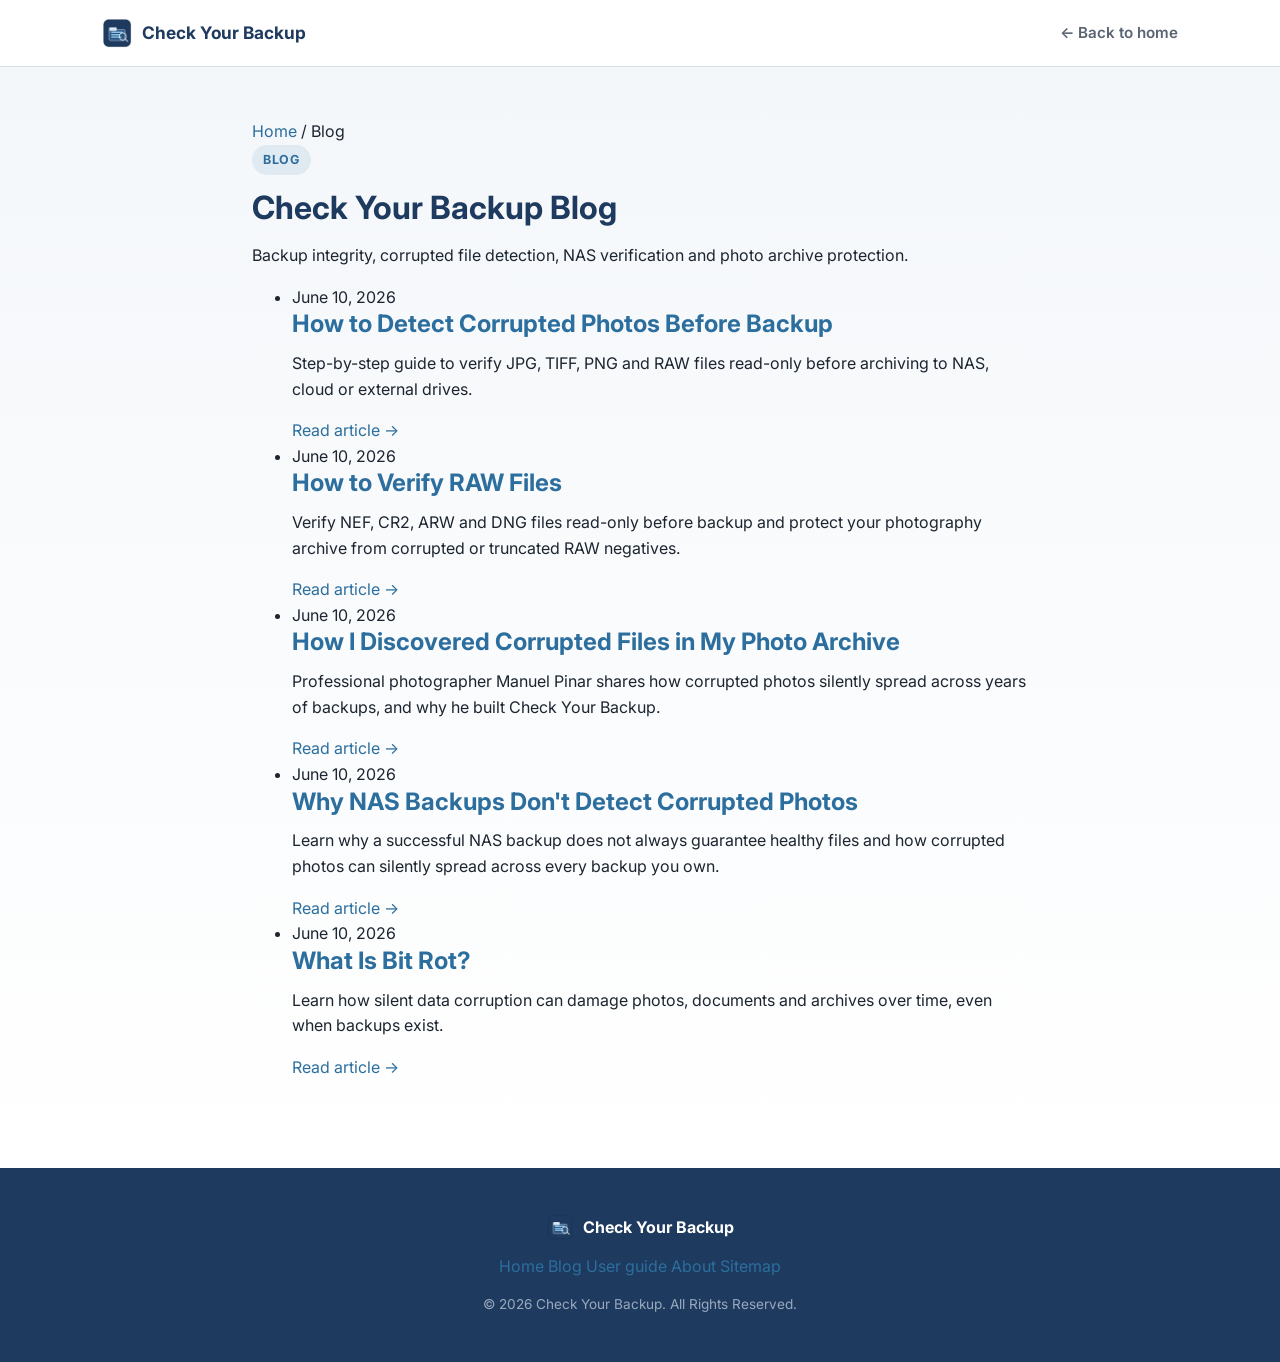
<file: blog/index.html>
<!DOCTYPE html>
<html lang="en">
<head>
  <meta charset="UTF-8" />
  <meta name="viewport" content="width=device-width, initial-scale=1.0" />
  <title>Check Your Backup Blog — Backup Integrity &amp; Photo Archive Guides</title>
  <meta name="description" content="Backup integrity, corrupted file detection, NAS verification and photo archive protection. Guides for photographers, archivists and NAS users." />
  <meta name="keywords" content="backup integrity blog, detect corrupted photos, NAS backup verification, bit rot, photo archive protection, RAW verification" />
  <meta name="robots" content="index, follow, max-image-preview:large" />
  <link rel="canonical" href="https://checkyourbackup.com/blog/" />
  <meta property="og:type" content="website" />
  <meta property="og:site_name" content="Check Your Backup" />
  <meta property="og:locale" content="en_US" />
  <meta property="og:url" content="https://checkyourbackup.com/blog/" />
  <meta property="og:title" content="Check Your Backup Blog" />
  <meta property="og:description" content="Backup integrity, corrupted file detection, NAS verification and photo archive protection." />
  <meta property="og:image" content="https://checkyourbackup.com/assets/img/og-image.png" />
  <meta name="twitter:card" content="summary_large_image" />
  <meta name="twitter:title" content="Check Your Backup Blog" />
  <meta name="twitter:description" content="Backup integrity, corrupted file detection, NAS verification and photo archive protection." />
  <meta name="twitter:image" content="https://checkyourbackup.com/assets/img/og-image.png" />
  <link rel="icon" href="../assets/img/favicon.ico" />
  <link rel="preconnect" href="https://fonts.googleapis.com" />
  <link rel="preconnect" href="https://fonts.gstatic.com" crossorigin />
  <link href="https://fonts.googleapis.com/css2?family=Inter:wght@400;500;600;700;800&display=swap" rel="stylesheet" />
  <link rel="stylesheet" href="../assets/css/styles.css" />
  <script type="application/ld+json">
  {
    "@context": "https://schema.org",
    "@type": "Blog",
    "@id": "https://checkyourbackup.com/blog/#blog",
    "name": "Check Your Backup Blog",
    "description": "Backup integrity, corrupted file detection, NAS verification and photo archive protection.",
    "url": "https://checkyourbackup.com/blog/",
    "publisher": {
      "@type": "Organization",
      "name": "Check Your Backup",
      "url": "https://checkyourbackup.com/",
      "logo": {
        "@type": "ImageObject",
        "url": "https://checkyourbackup.com/assets/img/logo.png"
      }
    },
    "blogPost": [
      {
        "@type": "BlogPosting",
        "headline": "How to Detect Corrupted Photos Before Backup",
        "url": "https://checkyourbackup.com/blog/how-to-detect-corrupted-photos-before-backup.html",
        "datePublished": "2026-06-10"
      },
      {
        "@type": "BlogPosting",
        "headline": "How to Verify RAW Files",
        "url": "https://checkyourbackup.com/blog/how-to-verify-raw-files.html",
        "datePublished": "2026-06-10"
      },
      {
        "@type": "BlogPosting",
        "headline": "How I Discovered Corrupted Files in My Photo Archive",
        "url": "https://checkyourbackup.com/blog/how-i-discovered-corrupted-files-in-my-photo-archive.html",
        "datePublished": "2026-06-10"
      },
      {
        "@type": "BlogPosting",
        "headline": "Why NAS Backups Don't Detect Corrupted Photos",
        "url": "https://checkyourbackup.com/blog/why-nas-backups-dont-detect-corrupted-photos.html",
        "datePublished": "2026-06-10"
      },
      {
        "@type": "BlogPosting",
        "headline": "What Is Bit Rot? Understanding Silent Data Corruption",
        "url": "https://checkyourbackup.com/blog/what-is-bit-rot.html",
        "datePublished": "2026-06-10"
      }
    ]
  }
  </script>
  <script type="application/ld+json">
  {
    "@context": "https://schema.org",
    "@type": "CollectionPage",
    "@id": "https://checkyourbackup.com/blog/#collection",
    "name": "Check Your Backup Blog",
    "description": "Backup integrity, corrupted file detection, NAS verification and photo archive protection.",
    "url": "https://checkyourbackup.com/blog/",
    "isPartOf": { "@id": "https://checkyourbackup.com/#website" },
    "inLanguage": "en"
  }
  </script>
  <script type="application/ld+json">
  {
    "@context": "https://schema.org",
    "@type": "BreadcrumbList",
    "itemListElement": [
      {
        "@type": "ListItem",
        "position": 1,
        "name": "Home",
        "item": "https://checkyourbackup.com/"
      },
      {
        "@type": "ListItem",
        "position": 2,
        "name": "Blog",
        "item": "https://checkyourbackup.com/blog/"
      }
    ]
  }
  </script>
</head>
<body>
  <header class="doc-topbar">
    <div class="container header-inner">
      <a class="brand" href="../index.html">
        <img src="../assets/img/logo.png" alt="Check Your Backup logo" class="brand-logo" />
        <span class="brand-name">Check Your Backup</span>
      </a>
      <a class="doc-back" href="../index.html">← Back to home</a>
    </div>
  </header>

  <main class="doc-main">
    <div class="doc-wrap">
      <header class="blog-header">
        <nav class="doc-breadcrumb" aria-label="Breadcrumb">
          <a href="../index.html">Home</a> / <span aria-current="page">Blog</span>
        </nav>
        <span class="doc-eyebrow">Blog</span>
        <h1>Check Your Backup Blog</h1>
        <p class="blog-subtitle">Backup integrity, corrupted file detection, NAS verification and photo archive protection.</p>
      </header>

      <ul class="blog-list">
        <li>
          <article class="blog-post-card">
            <time class="blog-post-date" datetime="2026-06-10">June 10, 2026</time>
            <h2 class="blog-post-title">
              <a href="how-to-detect-corrupted-photos-before-backup.html">How to Detect Corrupted Photos Before Backup</a>
            </h2>
            <p class="blog-post-excerpt">
              Step-by-step guide to verify JPG, TIFF, PNG and RAW files read-only before
              archiving to NAS, cloud or external drives.
            </p>
            <a class="blog-read-more" href="how-to-detect-corrupted-photos-before-backup.html">Read article →</a>
          </article>
        </li>
        <li>
          <article class="blog-post-card">
            <time class="blog-post-date" datetime="2026-06-10">June 10, 2026</time>
            <h2 class="blog-post-title">
              <a href="how-to-verify-raw-files.html">How to Verify RAW Files</a>
            </h2>
            <p class="blog-post-excerpt">
              Verify NEF, CR2, ARW and DNG files read-only before backup and protect your
              photography archive from corrupted or truncated RAW negatives.
            </p>
            <a class="blog-read-more" href="how-to-verify-raw-files.html">Read article →</a>
          </article>
        </li>
        <li>
          <article class="blog-post-card">
            <time class="blog-post-date" datetime="2026-06-10">June 10, 2026</time>
            <h2 class="blog-post-title">
              <a href="how-i-discovered-corrupted-files-in-my-photo-archive.html">How I Discovered Corrupted Files in My Photo Archive</a>
            </h2>
            <p class="blog-post-excerpt">
              Professional photographer Manuel Pinar shares how corrupted photos silently spread
              across years of backups, and why he built Check Your Backup.
            </p>
            <a class="blog-read-more" href="how-i-discovered-corrupted-files-in-my-photo-archive.html">Read article →</a>
          </article>
        </li>
        <li>
          <article class="blog-post-card">
            <time class="blog-post-date" datetime="2026-06-10">June 10, 2026</time>
            <h2 class="blog-post-title">
              <a href="why-nas-backups-dont-detect-corrupted-photos.html">Why NAS Backups Don't Detect Corrupted Photos</a>
            </h2>
            <p class="blog-post-excerpt">
              Learn why a successful NAS backup does not always guarantee healthy files and how
              corrupted photos can silently spread across every backup you own.
            </p>
            <a class="blog-read-more" href="why-nas-backups-dont-detect-corrupted-photos.html">Read article →</a>
          </article>
        </li>
        <li>
          <article class="blog-post-card">
            <time class="blog-post-date" datetime="2026-06-10">June 10, 2026</time>
            <h2 class="blog-post-title">
              <a href="what-is-bit-rot.html">What Is Bit Rot?</a>
            </h2>
            <p class="blog-post-excerpt">
              Learn how silent data corruption can damage photos, documents and archives over time,
              even when backups exist.
            </p>
            <a class="blog-read-more" href="what-is-bit-rot.html">Read article →</a>
          </article>
        </li>

        <!-- Future articles:
        * Corrupted Photos Recovery Guide
        * Backup Integrity Best Practices
        * Why Backup Software Doesn't Detect Corruption
        -->
      </ul>
    </div>
  </main>

  <footer class="site-footer">
    <div class="container footer-inner">
      <div class="footer-brand">
        <img src="../assets/img/logo.png" alt="" class="brand-logo" />
        <span>Check Your Backup</span>
      </div>
      <nav class="footer-nav" aria-label="Site links">
        <a href="../index.html">Home</a>
        <a href="index.html">Blog</a>
        <a href="../docs/user-guide.html">User guide</a>
        <a href="../docs/about.html">About</a>
        <a href="../sitemap.xml">Sitemap</a>
      </nav>
      <p class="footer-meta">© <span id="year">2026</span> Check Your Backup. All Rights Reserved.</p>
    </div>
  </footer>

  <script>document.getElementById("year").textContent = new Date().getFullYear();</script>
</body>
</html>
</file>
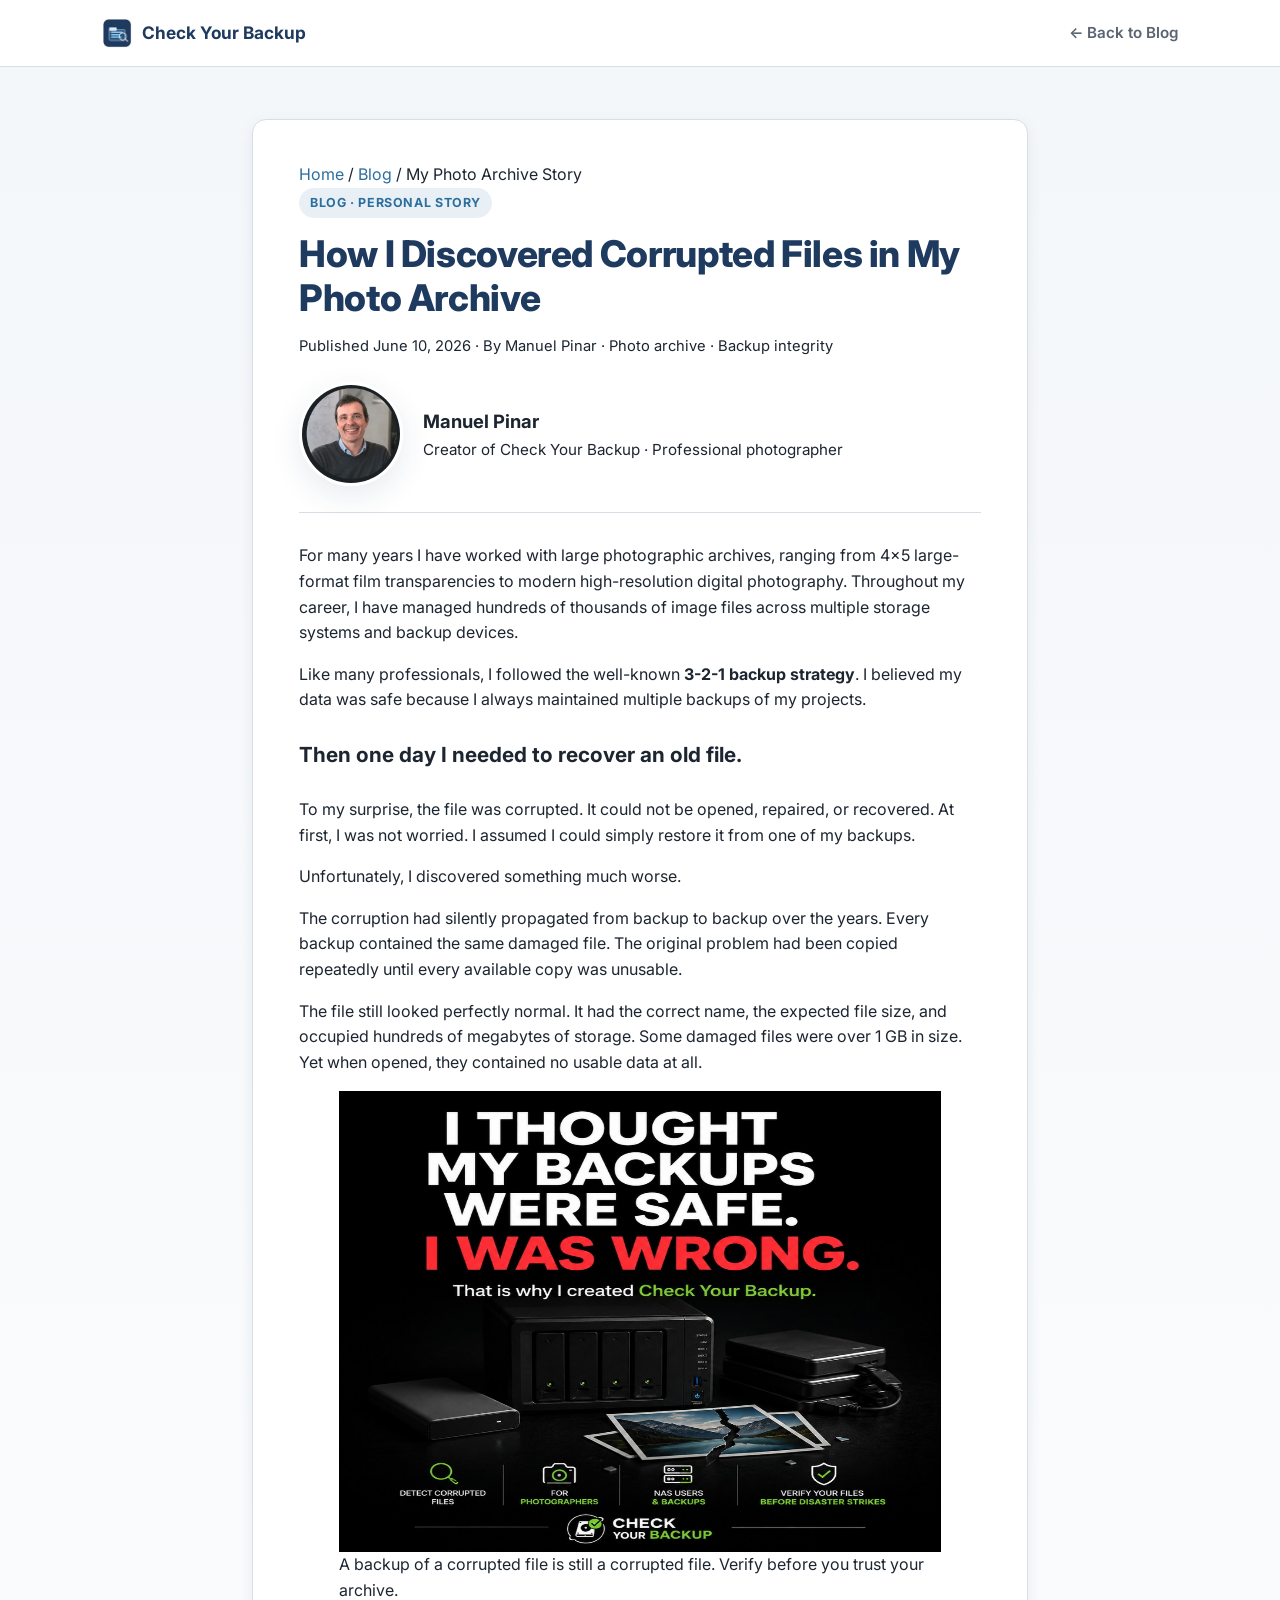
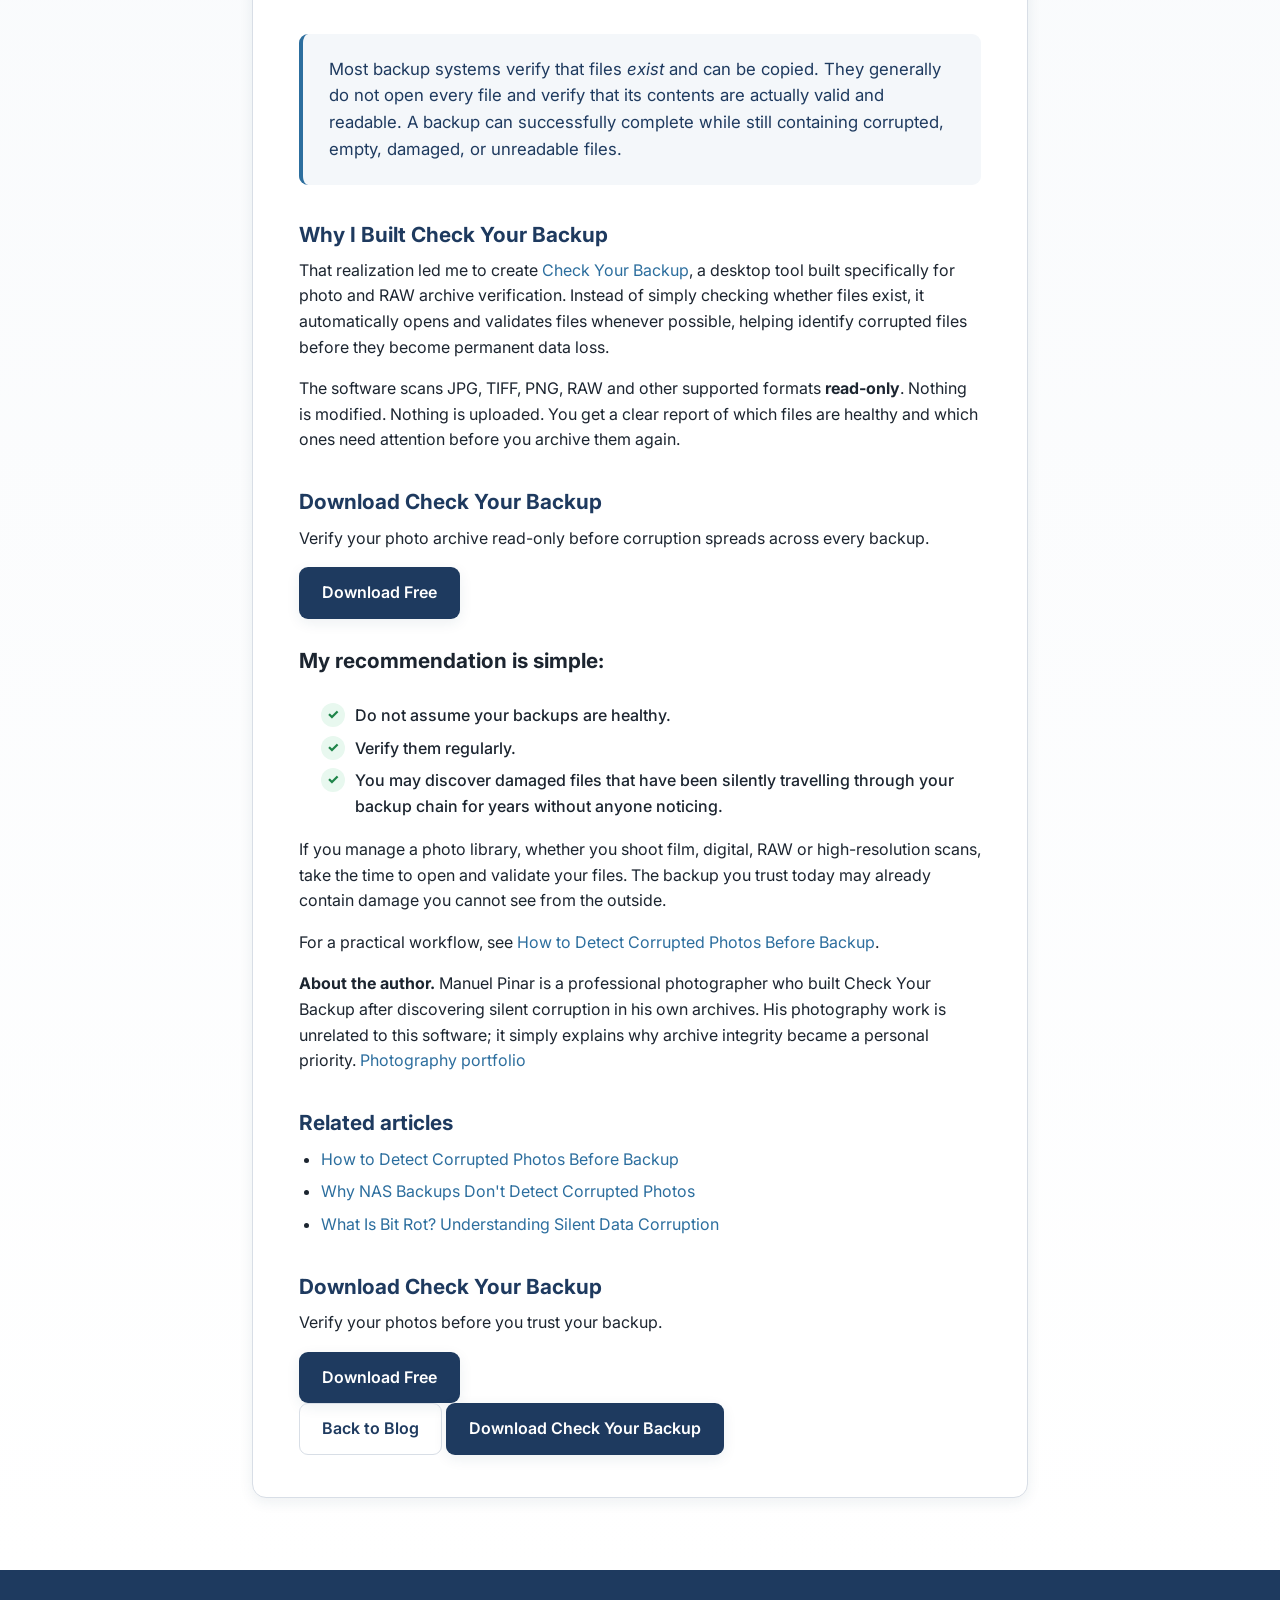
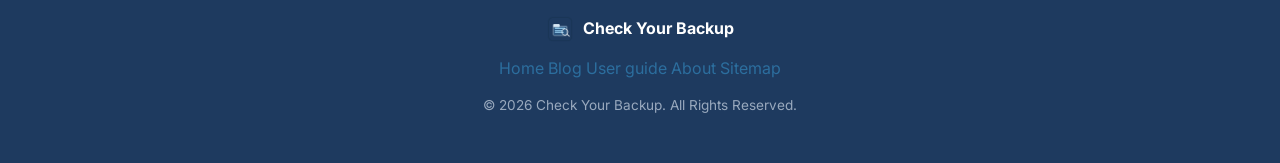
<file: blog/how-i-discovered-corrupted-files-in-my-photo-archive.html>
<!DOCTYPE html>
<html lang="en">
<head>
  <meta charset="UTF-8" />
  <meta name="viewport" content="width=device-width, initial-scale=1.0" />
  <title>How I Discovered Corrupted Files in My Photo Archive — Check Your Backup Blog</title>
  <meta name="description" content="Professional photographer Manuel Pinar shares how corrupted photos silently spread across years of backups, and why he built Check Your Backup to verify image archives before data loss becomes permanent." />
  <meta name="keywords" content="corrupted photo archive, photo backup failure, Manuel Pinar, large format photography, RAW archive verification, backup integrity, data loss prevention" />
  <meta name="robots" content="index, follow, max-image-preview:large" />
  <link rel="canonical" href="https://checkyourbackup.com/blog/how-i-discovered-corrupted-files-in-my-photo-archive.html" />
  <meta property="og:type" content="article" />
  <meta property="og:site_name" content="Check Your Backup" />
  <meta property="og:locale" content="en_US" />
  <meta property="og:url" content="https://checkyourbackup.com/blog/how-i-discovered-corrupted-files-in-my-photo-archive.html" />
  <meta property="og:title" content="How I Discovered Corrupted Files in My Photo Archive" />
  <meta property="og:description" content="Professional photographer Manuel Pinar shares how corrupted photos silently spread across years of backups, and why he built Check Your Backup." />
  <meta property="og:image" content="https://checkyourbackup.com/assets/img/blog/verify-photos-before-disaster.png" />
  <meta property="og:image:alt" content="Verify photo archives before corrupted files become permanent data loss." />
  <meta property="article:published_time" content="2026-06-10" />
  <meta property="article:author" content="Manuel Pinar" />
  <meta property="article:section" content="Personal Story" />
  <meta name="twitter:card" content="summary_large_image" />
  <meta name="twitter:title" content="How I Discovered Corrupted Files in My Photo Archive" />
  <meta name="twitter:description" content="Professional photographer Manuel Pinar shares how corrupted photos silently spread across years of backups, and why he built Check Your Backup." />
  <meta name="twitter:image" content="https://checkyourbackup.com/assets/img/blog/verify-photos-before-disaster.png" />
  <link rel="icon" href="../assets/img/favicon.ico" />
  <link rel="preconnect" href="https://fonts.googleapis.com" />
  <link rel="preconnect" href="https://fonts.gstatic.com" crossorigin />
  <link href="https://fonts.googleapis.com/css2?family=Inter:wght@400;500;600;700;800&display=swap" rel="stylesheet" />
  <link rel="stylesheet" href="../assets/css/styles.css" />
  <script type="application/ld+json">
  {
    "@context": "https://schema.org",
    "@type": "BlogPosting",
    "headline": "How I Discovered Corrupted Files in My Photo Archive",
    "description": "Professional photographer Manuel Pinar shares how corrupted photos silently spread across years of backups, and why he built Check Your Backup to verify image archives before data loss becomes permanent.",
    "url": "https://checkyourbackup.com/blog/how-i-discovered-corrupted-files-in-my-photo-archive.html",
    "datePublished": "2026-06-10",
    "dateModified": "2026-06-10",
    "inLanguage": "en",
    "articleSection": "Personal Story",
    "author": {
      "@type": "Person",
      "name": "Manuel Pinar",
      "jobTitle": "Creator of Check Your Backup"
    },
    "publisher": {
      "@type": "Organization",
      "name": "Check Your Backup",
      "url": "https://checkyourbackup.com/",
      "logo": {
        "@type": "ImageObject",
        "url": "https://checkyourbackup.com/assets/img/logo.png"
      }
    },
    "image": "https://checkyourbackup.com/assets/img/blog/verify-photos-before-disaster.png",
    "mainEntityOfPage": {
      "@type": "WebPage",
      "@id": "https://checkyourbackup.com/blog/how-i-discovered-corrupted-files-in-my-photo-archive.html"
    },
    "keywords": [
      "corrupted photo archive",
      "photo backup failure",
      "Manuel Pinar",
      "Check Your Backup",
      "RAW archive verification",
      "backup integrity"
    ]
  }
  </script>
  <script type="application/ld+json">
  {
    "@context": "https://schema.org",
    "@type": "BreadcrumbList",
    "itemListElement": [
      {
        "@type": "ListItem",
        "position": 1,
        "name": "Home",
        "item": "https://checkyourbackup.com/"
      },
      {
        "@type": "ListItem",
        "position": 2,
        "name": "Blog",
        "item": "https://checkyourbackup.com/blog/"
      },
      {
        "@type": "ListItem",
        "position": 3,
        "name": "How I Discovered Corrupted Files in My Photo Archive",
        "item": "https://checkyourbackup.com/blog/how-i-discovered-corrupted-files-in-my-photo-archive.html"
      }
    ]
  }
  </script>
</head>
<body>
  <header class="doc-topbar">
    <div class="container header-inner">
      <a class="brand" href="../index.html">
        <img src="../assets/img/logo.png" alt="Check Your Backup logo" class="brand-logo" />
        <span class="brand-name">Check Your Backup</span>
      </a>
      <a class="doc-back" href="index.html">← Back to Blog</a>
    </div>
  </header>

  <main class="doc-main">
    <div class="doc-wrap">
      <article class="doc-article">

        <nav class="doc-breadcrumb" aria-label="Breadcrumb">
          <a href="../index.html">Home</a> / <a href="index.html">Blog</a> / <span aria-current="page">My Photo Archive Story</span>
        </nav>
        <span class="doc-eyebrow">Blog · Personal Story</span>
        <h1>How I Discovered Corrupted Files in My Photo Archive</h1>
        <p class="doc-meta">Published June 10, 2026 · By Manuel Pinar · Photo archive · Backup integrity</p>

        <div class="author">
          <img class="author-photo" src="../assets/img/manuel-pinar.jpg"
               alt="Portrait of Manuel Pinar, creator of Check Your Backup" loading="lazy"
               width="642" height="614" />
          <div class="author-meta">
            <p class="author-name">Manuel Pinar</p>
            <p class="author-role">Creator of Check Your Backup · Professional photographer</p>
          </div>
        </div>

        <p>
          For many years I have worked with large photographic archives, ranging from
          4×5 large-format film transparencies to modern high-resolution digital
          photography. Throughout my career, I have managed hundreds of thousands of
          image files across multiple storage systems and backup devices.
        </p>
        <p>
          Like many professionals, I followed the well-known <strong>3-2-1 backup
          strategy</strong>. I believed my data was safe because I always maintained
          multiple backups of my projects.
        </p>

        <p class="story-highlight">Then one day I needed to recover an old file.</p>

        <p>
          To my surprise, the file was corrupted. It could not be opened, repaired,
          or recovered. At first, I was not worried. I assumed I could simply restore
          it from one of my backups.
        </p>
        <p>Unfortunately, I discovered something much worse.</p>
        <p>
          The corruption had silently propagated from backup to backup over the years.
          Every backup contained the same damaged file. The original problem had been
          copied repeatedly until every available copy was unusable.
        </p>
        <p>
          The file still looked perfectly normal. It had the correct name, the expected
          file size, and occupied hundreds of megabytes of storage. Some damaged files
          were over 1 GB in size. Yet when opened, they contained no usable data at all.
        </p>

        <figure class="blog-figure">
          <img src="../assets/img/blog/verify-photos-before-disaster.png" width="820" height="461"
               alt="Verify photo archives before corrupted files spread across every backup copy."
               loading="lazy" />
          <figcaption>A backup of a corrupted file is still a corrupted file. Verify before you trust your archive.</figcaption>
        </figure>

        <blockquote class="story-quote">
          Most backup systems verify that files <em>exist</em> and can be copied. They
          generally do not open every file and verify that its contents are actually
          valid and readable. A backup can successfully complete while still containing
          corrupted, empty, damaged, or unreadable files.
        </blockquote>

        <h2>Why I Built Check Your Backup</h2>
        <p>
          That realization led me to create
          <a href="../index.html">Check Your Backup</a>, a desktop tool built specifically
          for photo and RAW archive verification. Instead of simply checking whether files
          exist, it automatically opens and validates files whenever possible, helping identify
          corrupted files before they become permanent data loss.
        </p>
        <p>
          The software scans JPG, TIFF, PNG, RAW and other supported formats
          <strong>read-only</strong>. Nothing is modified. Nothing is uploaded. You get a
          clear report of which files are healthy and which ones need attention before
          you archive them again.
        </p>

        <div class="blog-cta">
          <h2 class="blog-cta-title">Download Check Your Backup</h2>
          <p class="blog-cta-text">Verify your photo archive read-only before corruption spreads across every backup.</p>
          <a class="btn btn-primary" href="../index.html#download">Download Free</a>
        </div>

        <p class="story-highlight">My recommendation is simple:</p>
        <ul class="story-takeaways">
          <li>Do not assume your backups are healthy.</li>
          <li>Verify them regularly.</li>
          <li>
            You may discover damaged files that have been silently travelling through
            your backup chain for years without anyone noticing.
          </li>
        </ul>

        <p>
          If you manage a photo library, whether you shoot film, digital, RAW or
          high-resolution scans, take the time to open and validate your files.
          The backup you trust today may already contain damage you cannot see from
          the outside.
        </p>

        <p>
          For a practical workflow, see
          <a href="how-to-detect-corrupted-photos-before-backup.html">How to Detect Corrupted Photos Before Backup</a>.
        </p>

        <aside class="author-note">
          <p>
            <strong>About the author.</strong> Manuel Pinar is a professional photographer
            who built Check Your Backup after discovering silent corruption in his own
            archives. His photography work is unrelated to this software; it simply
            explains why archive integrity became a personal priority.
            <a href="https://manuelpinar.com/" target="_blank" rel="noopener noreferrer">Photography portfolio</a>
          </p>
        </aside>

        <aside class="blog-related">
          <h2 class="blog-related-title">Related articles</h2>
          <ul class="blog-related-list">
            <li><a href="how-to-detect-corrupted-photos-before-backup.html">How to Detect Corrupted Photos Before Backup</a></li>
            <li><a href="why-nas-backups-dont-detect-corrupted-photos.html">Why NAS Backups Don't Detect Corrupted Photos</a></li>
            <li><a href="what-is-bit-rot.html">What Is Bit Rot? Understanding Silent Data Corruption</a></li>
          </ul>
        </aside>

        <div class="blog-cta">
          <h2 class="blog-cta-title">Download Check Your Backup</h2>
          <p class="blog-cta-text">Verify your photos before you trust your backup.</p>
          <a class="btn btn-primary" href="../index.html#download">Download Free</a>
        </div>

        <div class="doc-actions">
          <a class="btn btn-ghost" href="index.html">Back to Blog</a>
          <a class="btn btn-primary" href="../index.html#download">Download Check Your Backup</a>
        </div>
      </article>
    </div>
  </main>

  <footer class="site-footer">
    <div class="container footer-inner">
      <div class="footer-brand">
        <img src="../assets/img/logo.png" alt="" class="brand-logo" />
        <span>Check Your Backup</span>
      </div>

      <nav class="footer-nav" aria-label="Site links">
        <a href="../index.html">Home</a>
        <a href="index.html">Blog</a>
        <a href="../docs/user-guide.html">User guide</a>
        <a href="../docs/about.html">About</a>
        <a href="../sitemap.xml">Sitemap</a>
      </nav>
      <p class="footer-meta">© <span id="year">2026</span> Check Your Backup. All Rights Reserved.</p>
    </div>
  </footer>

  <script>document.getElementById("year").textContent = new Date().getFullYear();</script>
</body>
</html>
</file>
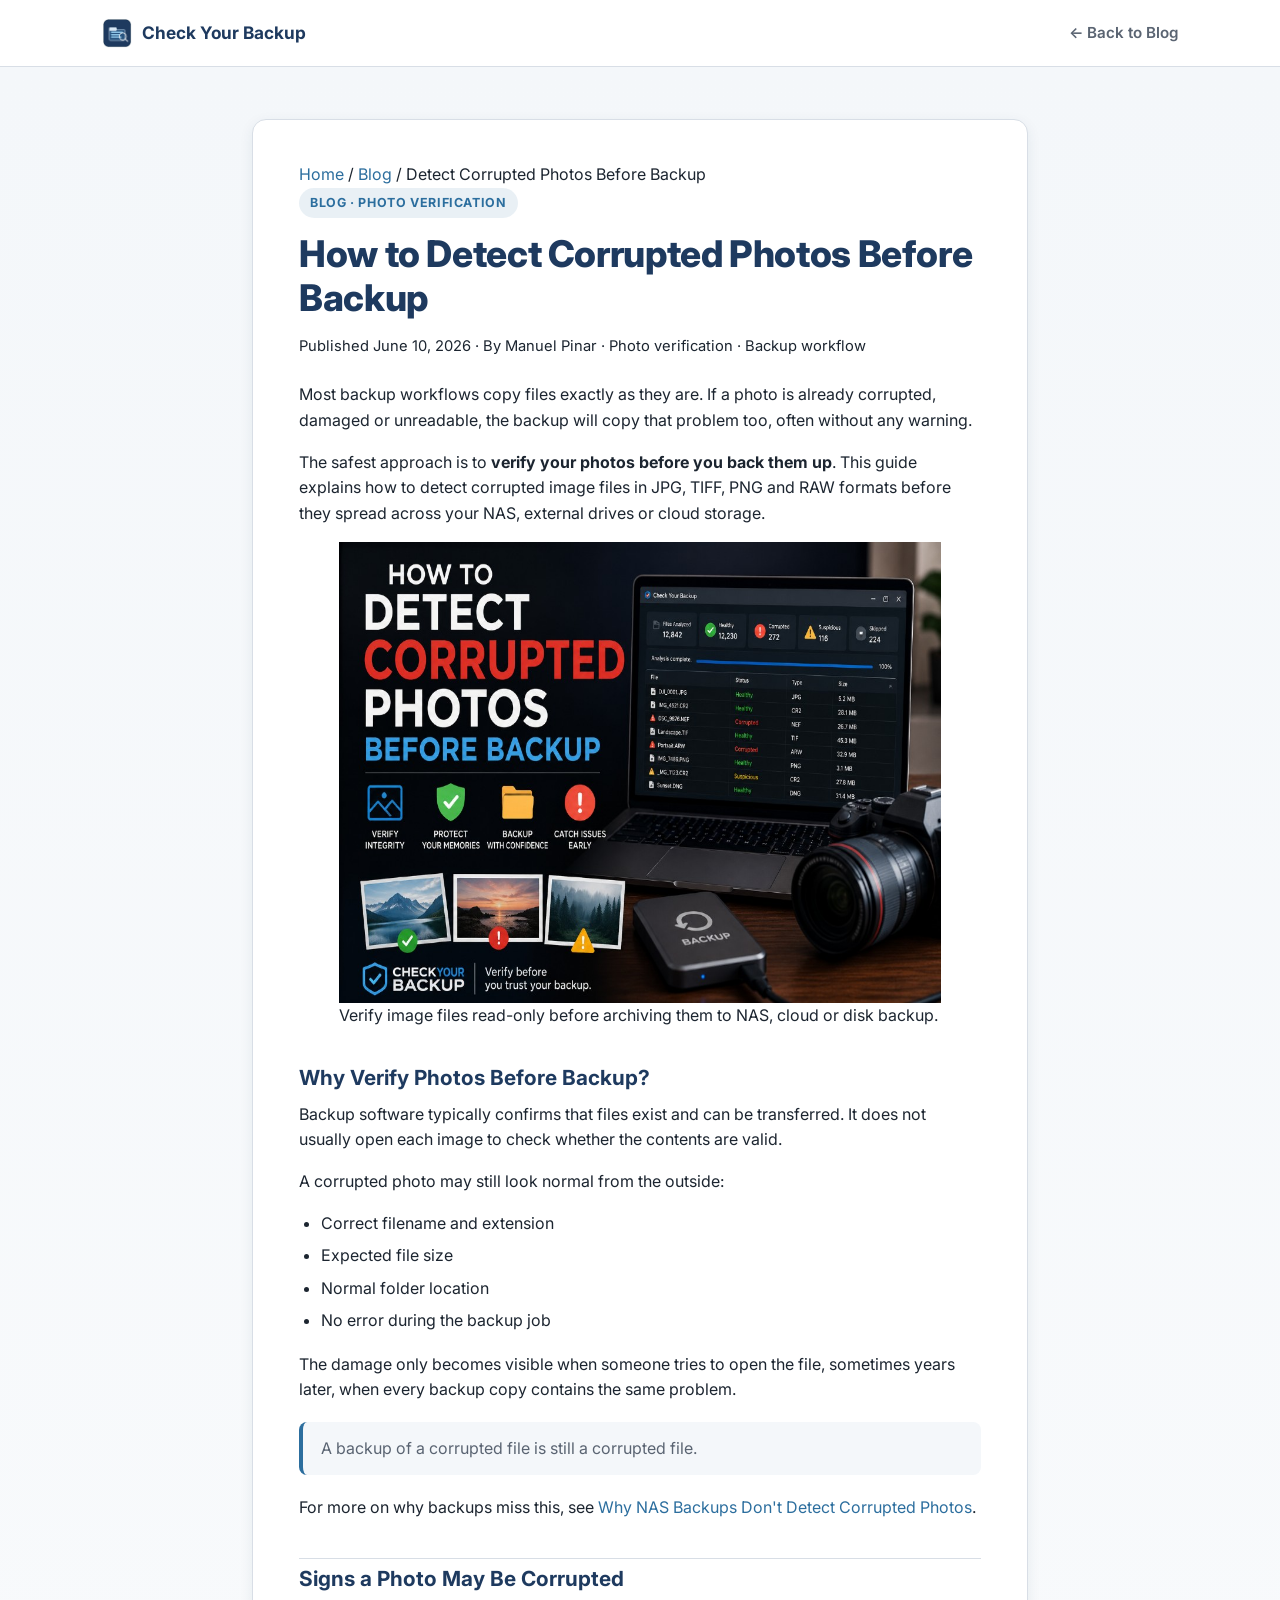
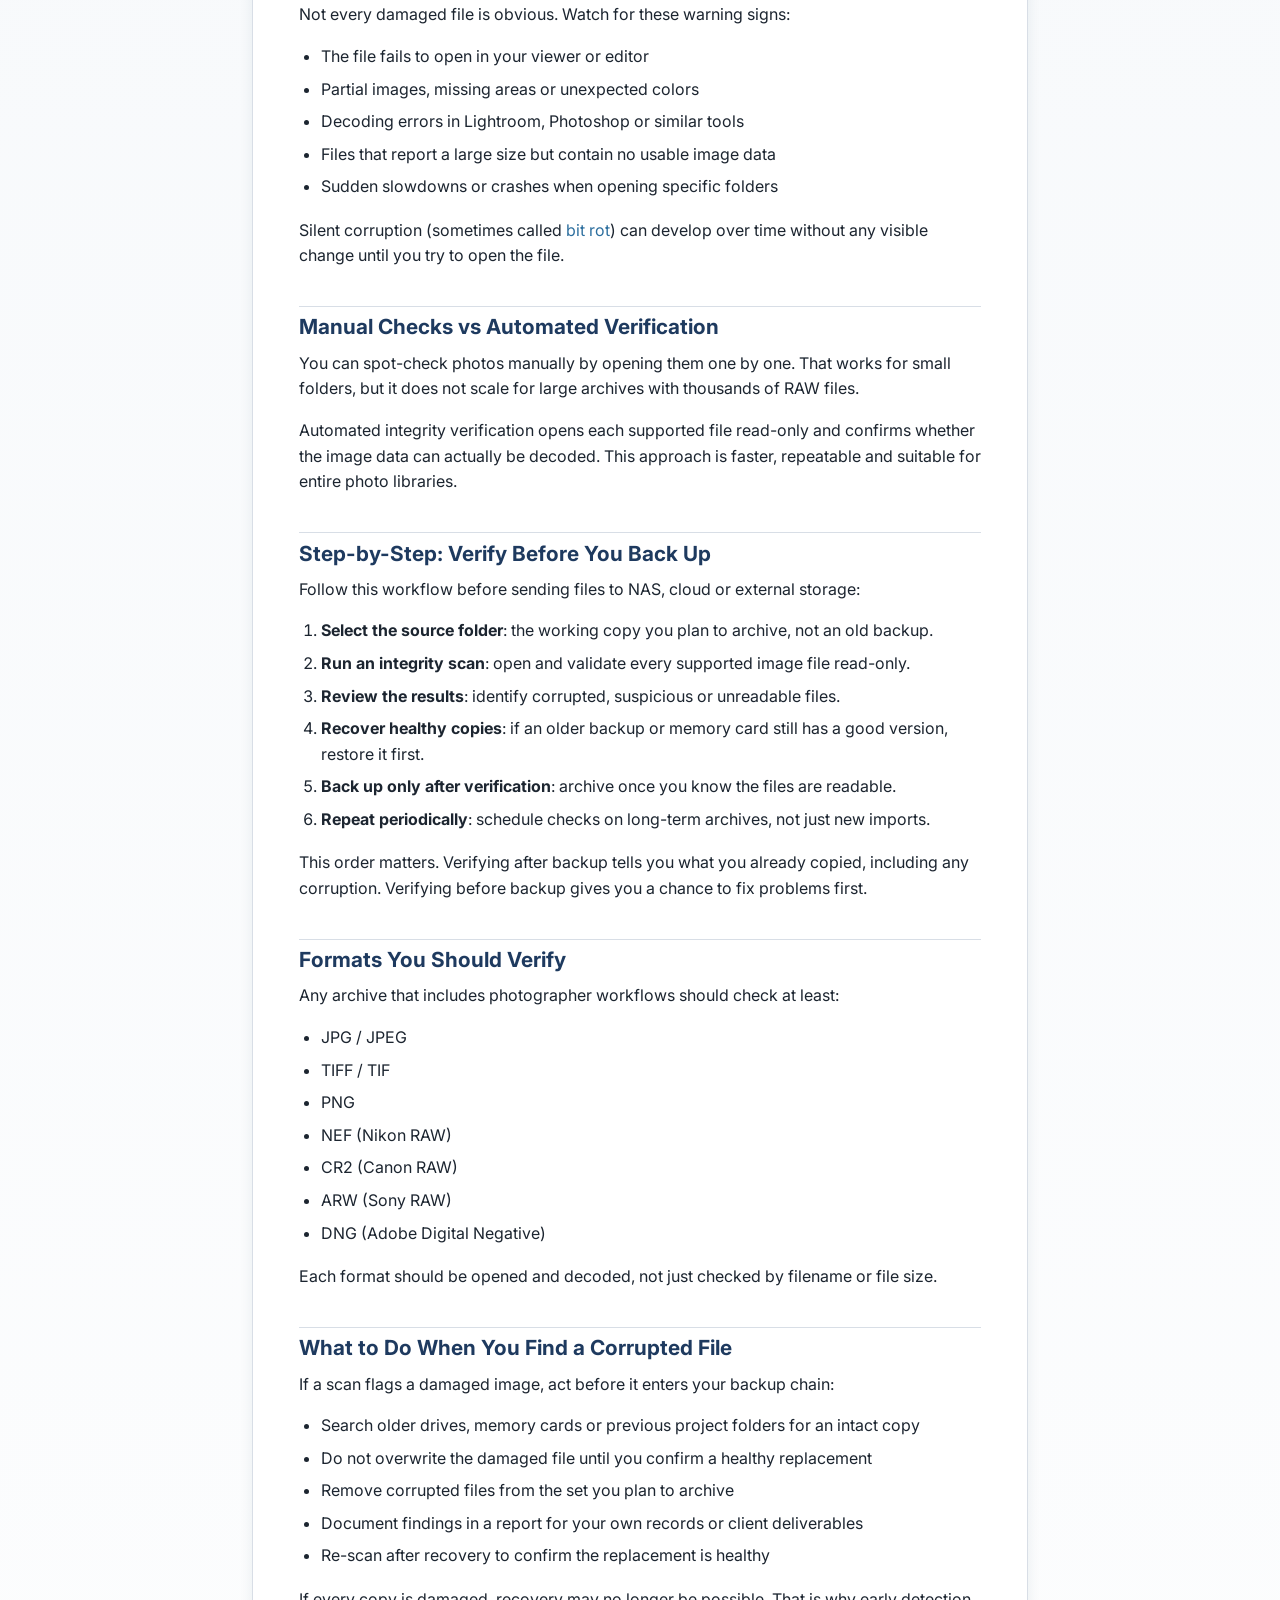
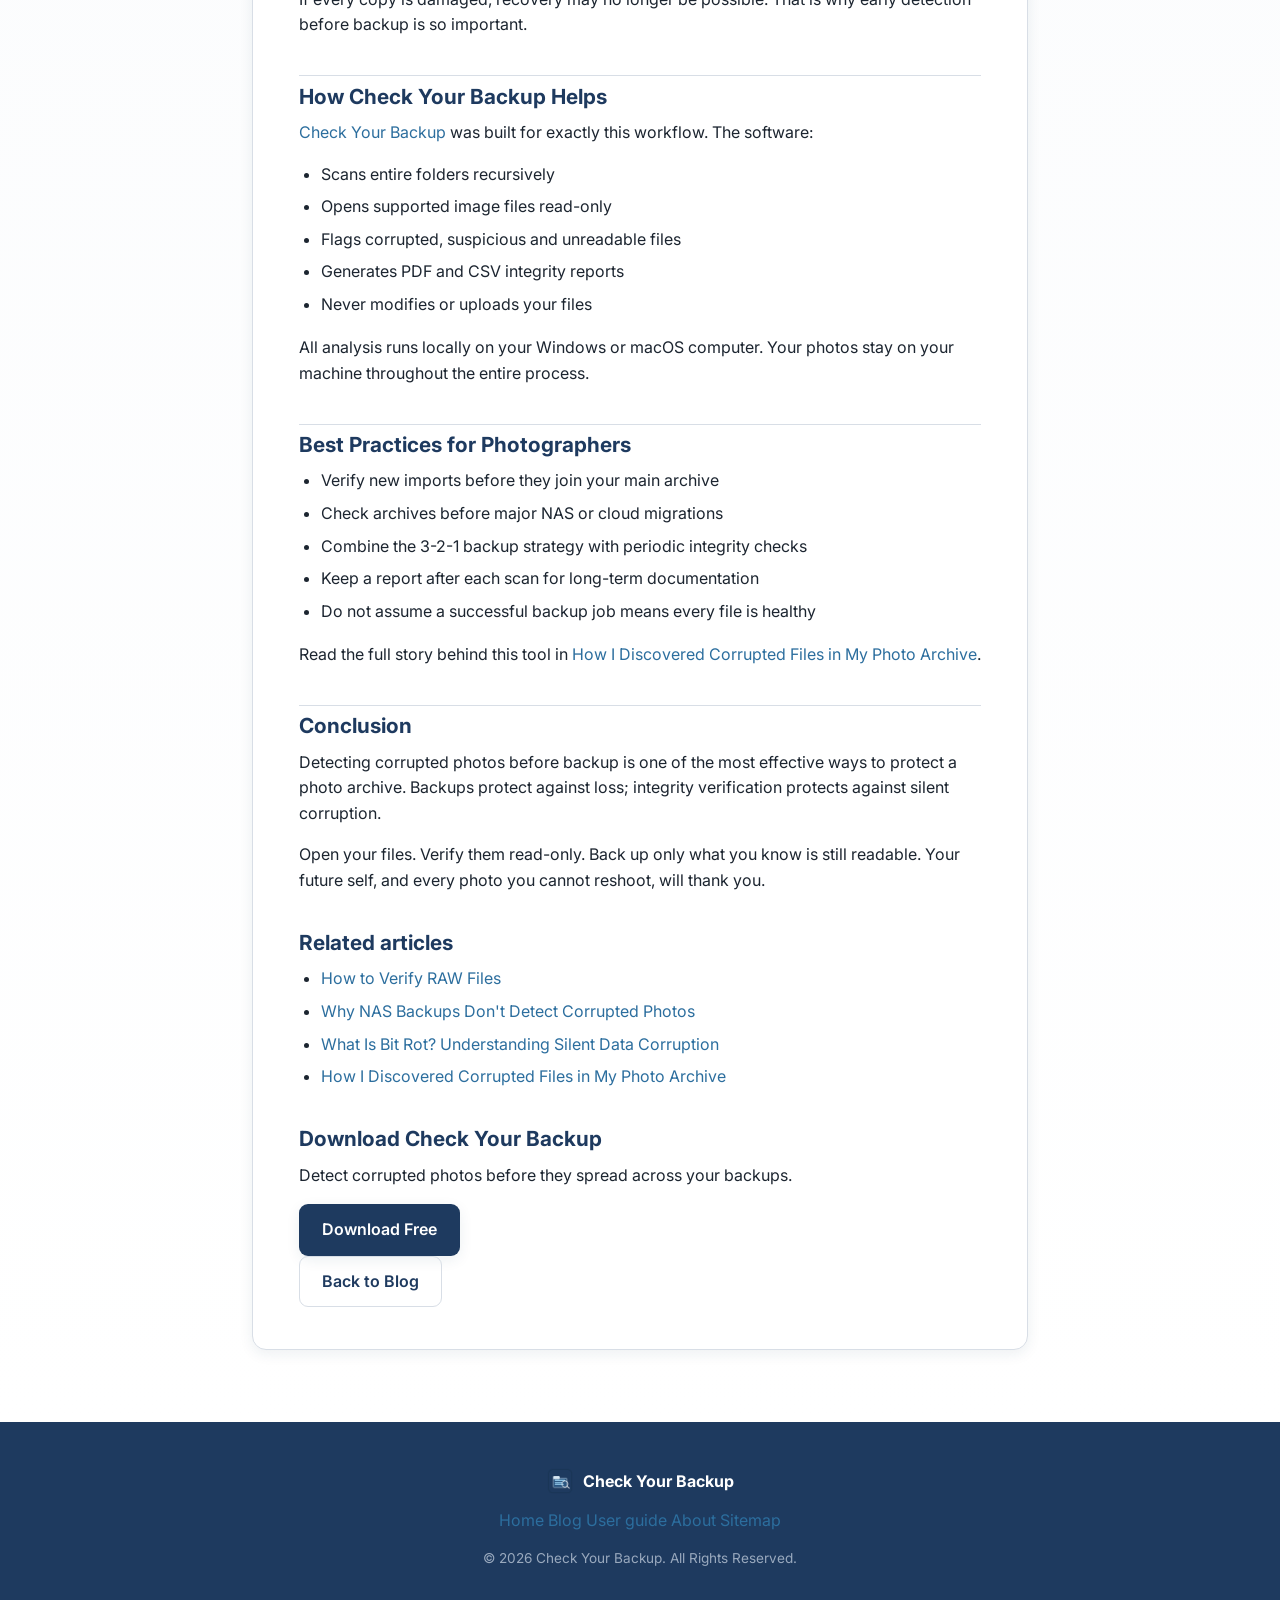
<file: blog/how-to-detect-corrupted-photos-before-backup.html>
<!DOCTYPE html>
<html lang="en">
<head>
  <meta charset="UTF-8" />
  <meta name="viewport" content="width=device-width, initial-scale=1.0" />
  <title>How to Detect Corrupted Photos Before Backup — Check Your Backup Blog</title>
  <meta name="description" content="Learn how to detect corrupted JPG, TIFF, PNG and RAW photos before backing up to NAS, cloud or external drives. Step-by-step photo integrity verification for photographers and archives." />
  <meta name="keywords" content="detect corrupted photos, verify photos before backup, photo integrity check, corrupted JPG detection, RAW file verification, photo archive verification, backup integrity" />
  <meta name="robots" content="index, follow, max-image-preview:large" />
  <link rel="canonical" href="https://checkyourbackup.com/blog/how-to-detect-corrupted-photos-before-backup.html" />
  <meta property="og:type" content="article" />
  <meta property="og:site_name" content="Check Your Backup" />
  <meta property="og:locale" content="en_US" />
  <meta property="og:url" content="https://checkyourbackup.com/blog/how-to-detect-corrupted-photos-before-backup.html" />
  <meta property="og:title" content="How to Detect Corrupted Photos Before Backup" />
  <meta property="og:description" content="Learn how to detect corrupted JPG, TIFF, PNG and RAW photos before backing up to NAS, cloud or external drives. Step-by-step photo integrity verification." />
  <meta property="og:image" content="https://checkyourbackup.com/assets/img/blog/detect-corrupted-photos-before-backup.png" />
  <meta property="og:image:alt" content="How to detect corrupted photos before backup with Check Your Backup integrity analysis." />
  <meta property="article:published_time" content="2026-06-10" />
  <meta property="article:author" content="Manuel Pinar" />
  <meta property="article:section" content="Photo Verification" />
  <meta name="twitter:card" content="summary_large_image" />
  <meta name="twitter:title" content="How to Detect Corrupted Photos Before Backup" />
  <meta name="twitter:description" content="Learn how to detect corrupted JPG, TIFF, PNG and RAW photos before backing up to NAS, cloud or external drives." />
  <meta name="twitter:image" content="https://checkyourbackup.com/assets/img/blog/detect-corrupted-photos-before-backup.png" />
  <link rel="icon" href="../assets/img/favicon.ico" />
  <link rel="preconnect" href="https://fonts.googleapis.com" />
  <link rel="preconnect" href="https://fonts.gstatic.com" crossorigin />
  <link href="https://fonts.googleapis.com/css2?family=Inter:wght@400;500;600;700;800&display=swap" rel="stylesheet" />
  <link rel="stylesheet" href="../assets/css/styles.css" />
  <script type="application/ld+json">
  {
    "@context": "https://schema.org",
    "@type": "BlogPosting",
    "headline": "How to Detect Corrupted Photos Before Backup",
    "description": "Learn how to detect corrupted JPG, TIFF, PNG and RAW photos before backing up to NAS, cloud or external drives. Step-by-step photo integrity verification for photographers and archives.",
    "url": "https://checkyourbackup.com/blog/how-to-detect-corrupted-photos-before-backup.html",
    "datePublished": "2026-06-10",
    "dateModified": "2026-06-10",
    "inLanguage": "en",
    "articleSection": "Photo Verification",
    "author": {
      "@type": "Person",
      "name": "Manuel Pinar"
    },
    "publisher": {
      "@type": "Organization",
      "name": "Check Your Backup",
      "url": "https://checkyourbackup.com/",
      "logo": {
        "@type": "ImageObject",
        "url": "https://checkyourbackup.com/assets/img/logo.png"
      }
    },
    "image": "https://checkyourbackup.com/assets/img/blog/detect-corrupted-photos-before-backup.png",
    "mainEntityOfPage": {
      "@type": "WebPage",
      "@id": "https://checkyourbackup.com/blog/how-to-detect-corrupted-photos-before-backup.html"
    },
    "keywords": [
      "detect corrupted photos",
      "verify photos before backup",
      "photo integrity check",
      "corrupted JPG detection",
      "RAW file verification",
      "photo archive verification",
      "backup integrity"
    ]
  }
  </script>
  <script type="application/ld+json">
  {
    "@context": "https://schema.org",
    "@type": "BreadcrumbList",
    "itemListElement": [
      {
        "@type": "ListItem",
        "position": 1,
        "name": "Home",
        "item": "https://checkyourbackup.com/"
      },
      {
        "@type": "ListItem",
        "position": 2,
        "name": "Blog",
        "item": "https://checkyourbackup.com/blog/"
      },
      {
        "@type": "ListItem",
        "position": 3,
        "name": "How to Detect Corrupted Photos Before Backup",
        "item": "https://checkyourbackup.com/blog/how-to-detect-corrupted-photos-before-backup.html"
      }
    ]
  }
  </script>
</head>
<body>
  <header class="doc-topbar">
    <div class="container header-inner">
      <a class="brand" href="../index.html">
        <img src="../assets/img/logo.png" alt="Check Your Backup logo" class="brand-logo" />
        <span class="brand-name">Check Your Backup</span>
      </a>
      <a class="doc-back" href="index.html">← Back to Blog</a>
    </div>
  </header>

  <main class="doc-main">
    <div class="doc-wrap">
      <article class="doc-article">

        <nav class="doc-breadcrumb" aria-label="Breadcrumb">
          <a href="../index.html">Home</a> / <a href="index.html">Blog</a> / <span aria-current="page">Detect Corrupted Photos Before Backup</span>
        </nav>
        <span class="doc-eyebrow">Blog · Photo Verification</span>
        <h1>How to Detect Corrupted Photos Before Backup</h1>
        <p class="doc-meta">Published June 10, 2026 · By Manuel Pinar · Photo verification · Backup workflow</p>

        <p>
          Most backup workflows copy files exactly as they are. If a photo is already corrupted,
          damaged or unreadable, the backup will copy that problem too, often without any warning.
        </p>
        <p>
          The safest approach is to <strong>verify your photos before you back them up</strong>.
          This guide explains how to detect corrupted image files in JPG, TIFF, PNG and RAW
          formats before they spread across your NAS, external drives or cloud storage.
        </p>

        <figure class="blog-figure">
          <img src="../assets/img/blog/detect-corrupted-photos-before-backup.png" width="820" height="461"
               alt="Check Your Backup showing how to detect corrupted photos before backup with integrity analysis of JPG, RAW and other image formats."
               loading="lazy" />
          <figcaption>Verify image files read-only before archiving them to NAS, cloud or disk backup.</figcaption>
        </figure>

        <h2>Why Verify Photos Before Backup?</h2>
        <p>
          Backup software typically confirms that files exist and can be transferred. It does not
          usually open each image to check whether the contents are valid.
        </p>
        <p>
          A corrupted photo may still look normal from the outside:
        </p>
        <ul>
          <li>Correct filename and extension</li>
          <li>Expected file size</li>
          <li>Normal folder location</li>
          <li>No error during the backup job</li>
        </ul>
        <p>
          The damage only becomes visible when someone tries to open the file, sometimes years
          later, when every backup copy contains the same problem.
        </p>
        <div class="doc-callout">
          A backup of a corrupted file is still a corrupted file.
        </div>
        <p>
          For more on why backups miss this, see
          <a href="why-nas-backups-dont-detect-corrupted-photos.html">Why NAS Backups Don't Detect Corrupted Photos</a>.
        </p>

        <h2>Signs a Photo May Be Corrupted</h2>
        <p>
          Not every damaged file is obvious. Watch for these warning signs:
        </p>
        <ul>
          <li>The file fails to open in your viewer or editor</li>
          <li>Partial images, missing areas or unexpected colors</li>
          <li>Decoding errors in Lightroom, Photoshop or similar tools</li>
          <li>Files that report a large size but contain no usable image data</li>
          <li>Sudden slowdowns or crashes when opening specific folders</li>
        </ul>
        <p>
          Silent corruption (sometimes called
          <a href="what-is-bit-rot.html">bit rot</a>) can develop over time without any visible
          change until you try to open the file.
        </p>

        <h2>Manual Checks vs Automated Verification</h2>
        <p>
          You can spot-check photos manually by opening them one by one. That works for small
          folders, but it does not scale for large archives with thousands of RAW files.
        </p>
        <p>
          Automated integrity verification opens each supported file read-only and confirms
          whether the image data can actually be decoded. This approach is faster, repeatable
          and suitable for entire photo libraries.
        </p>

        <h2>Step-by-Step: Verify Before You Back Up</h2>
        <p>Follow this workflow before sending files to NAS, cloud or external storage:</p>
        <ol>
          <li><strong>Select the source folder</strong>: the working copy you plan to archive, not an old backup.</li>
          <li><strong>Run an integrity scan</strong>: open and validate every supported image file read-only.</li>
          <li><strong>Review the results</strong>: identify corrupted, suspicious or unreadable files.</li>
          <li><strong>Recover healthy copies</strong>: if an older backup or memory card still has a good version, restore it first.</li>
          <li><strong>Back up only after verification</strong>: archive once you know the files are readable.</li>
          <li><strong>Repeat periodically</strong>: schedule checks on long-term archives, not just new imports.</li>
        </ol>
        <p>
          This order matters. Verifying after backup tells you what you already copied, including
          any corruption. Verifying before backup gives you a chance to fix problems first.
        </p>

        <h2>Formats You Should Verify</h2>
        <p>
          Any archive that includes photographer workflows should check at least:
        </p>
        <ul>
          <li>JPG / JPEG</li>
          <li>TIFF / TIF</li>
          <li>PNG</li>
          <li>NEF (Nikon RAW)</li>
          <li>CR2 (Canon RAW)</li>
          <li>ARW (Sony RAW)</li>
          <li>DNG (Adobe Digital Negative)</li>
        </ul>
        <p>
          Each format should be opened and decoded, not just checked by filename or file size.
        </p>

        <h2>What to Do When You Find a Corrupted File</h2>
        <p>If a scan flags a damaged image, act before it enters your backup chain:</p>
        <ul>
          <li>Search older drives, memory cards or previous project folders for an intact copy</li>
          <li>Do not overwrite the damaged file until you confirm a healthy replacement</li>
          <li>Remove corrupted files from the set you plan to archive</li>
          <li>Document findings in a report for your own records or client deliverables</li>
          <li>Re-scan after recovery to confirm the replacement is healthy</li>
        </ul>
        <p>
          If every copy is damaged, recovery may no longer be possible. That is why early
          detection before backup is so important.
        </p>

        <h2>How Check Your Backup Helps</h2>
        <p>
          <a href="../index.html">Check Your Backup</a> was built for exactly this workflow. The software:
        </p>
        <ul>
          <li>Scans entire folders recursively</li>
          <li>Opens supported image files read-only</li>
          <li>Flags corrupted, suspicious and unreadable files</li>
          <li>Generates PDF and CSV integrity reports</li>
          <li>Never modifies or uploads your files</li>
        </ul>
        <p>
          All analysis runs locally on your Windows or macOS computer. Your photos stay on your
          machine throughout the entire process.
        </p>

        <h2>Best Practices for Photographers</h2>
        <ul>
          <li>Verify new imports before they join your main archive</li>
          <li>Check archives before major NAS or cloud migrations</li>
          <li>Combine the 3-2-1 backup strategy with periodic integrity checks</li>
          <li>Keep a report after each scan for long-term documentation</li>
          <li>Do not assume a successful backup job means every file is healthy</li>
        </ul>
        <p>
          Read the full story behind this tool in
          <a href="how-i-discovered-corrupted-files-in-my-photo-archive.html">How I Discovered Corrupted Files in My Photo Archive</a>.
        </p>

        <h2>Conclusion</h2>
        <p>
          Detecting corrupted photos before backup is one of the most effective ways to protect
          a photo archive. Backups protect against loss; integrity verification protects against
          silent corruption.
        </p>
        <p>
          Open your files. Verify them read-only. Back up only what you know is still readable.
          Your future self, and every photo you cannot reshoot, will thank you.
        </p>

        <aside class="blog-related">
          <h2 class="blog-related-title">Related articles</h2>
          <ul class="blog-related-list">
            <li><a href="how-to-verify-raw-files.html">How to Verify RAW Files</a></li>
            <li><a href="why-nas-backups-dont-detect-corrupted-photos.html">Why NAS Backups Don't Detect Corrupted Photos</a></li>
            <li><a href="what-is-bit-rot.html">What Is Bit Rot? Understanding Silent Data Corruption</a></li>
            <li><a href="how-i-discovered-corrupted-files-in-my-photo-archive.html">How I Discovered Corrupted Files in My Photo Archive</a></li>
          </ul>
        </aside>

        <div class="blog-cta">
          <h2 class="blog-cta-title">Download Check Your Backup</h2>
          <p class="blog-cta-text">Detect corrupted photos before they spread across your backups.</p>
          <a class="btn btn-primary" href="../index.html#download">Download Free</a>
        </div>

        <div class="doc-actions">
          <a class="btn btn-ghost" href="index.html">Back to Blog</a>
        </div>
      </article>
    </div>
  </main>

  <footer class="site-footer">
    <div class="container footer-inner">
      <div class="footer-brand">
        <img src="../assets/img/logo.png" alt="" class="brand-logo" />
        <span>Check Your Backup</span>
      </div>

      <nav class="footer-nav" aria-label="Site links">
        <a href="../index.html">Home</a>
        <a href="index.html">Blog</a>
        <a href="../docs/user-guide.html">User guide</a>
        <a href="../docs/about.html">About</a>
        <a href="../sitemap.xml">Sitemap</a>
      </nav>
      <p class="footer-meta">© <span id="year">2026</span> Check Your Backup. All Rights Reserved.</p>
    </div>
  </footer>

  <script>document.getElementById("year").textContent = new Date().getFullYear();</script>
</body>
</html>
</file>
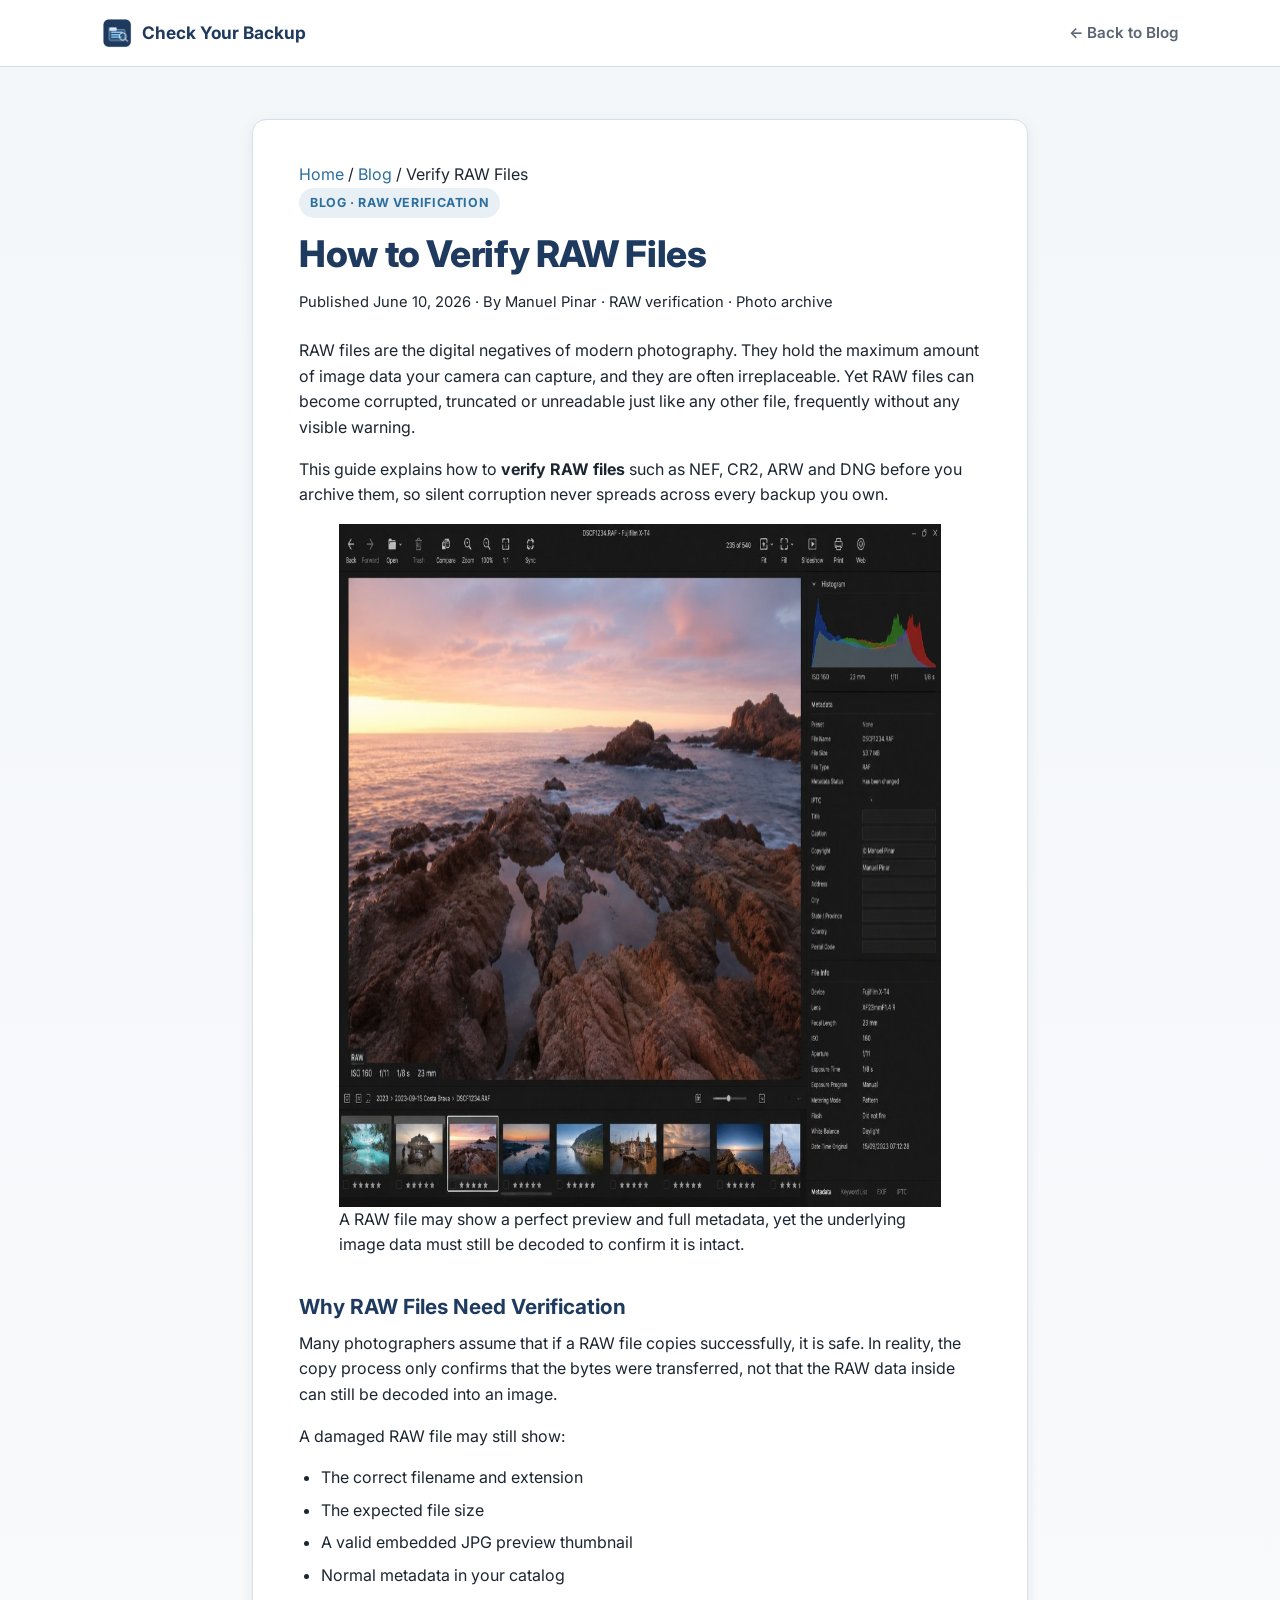
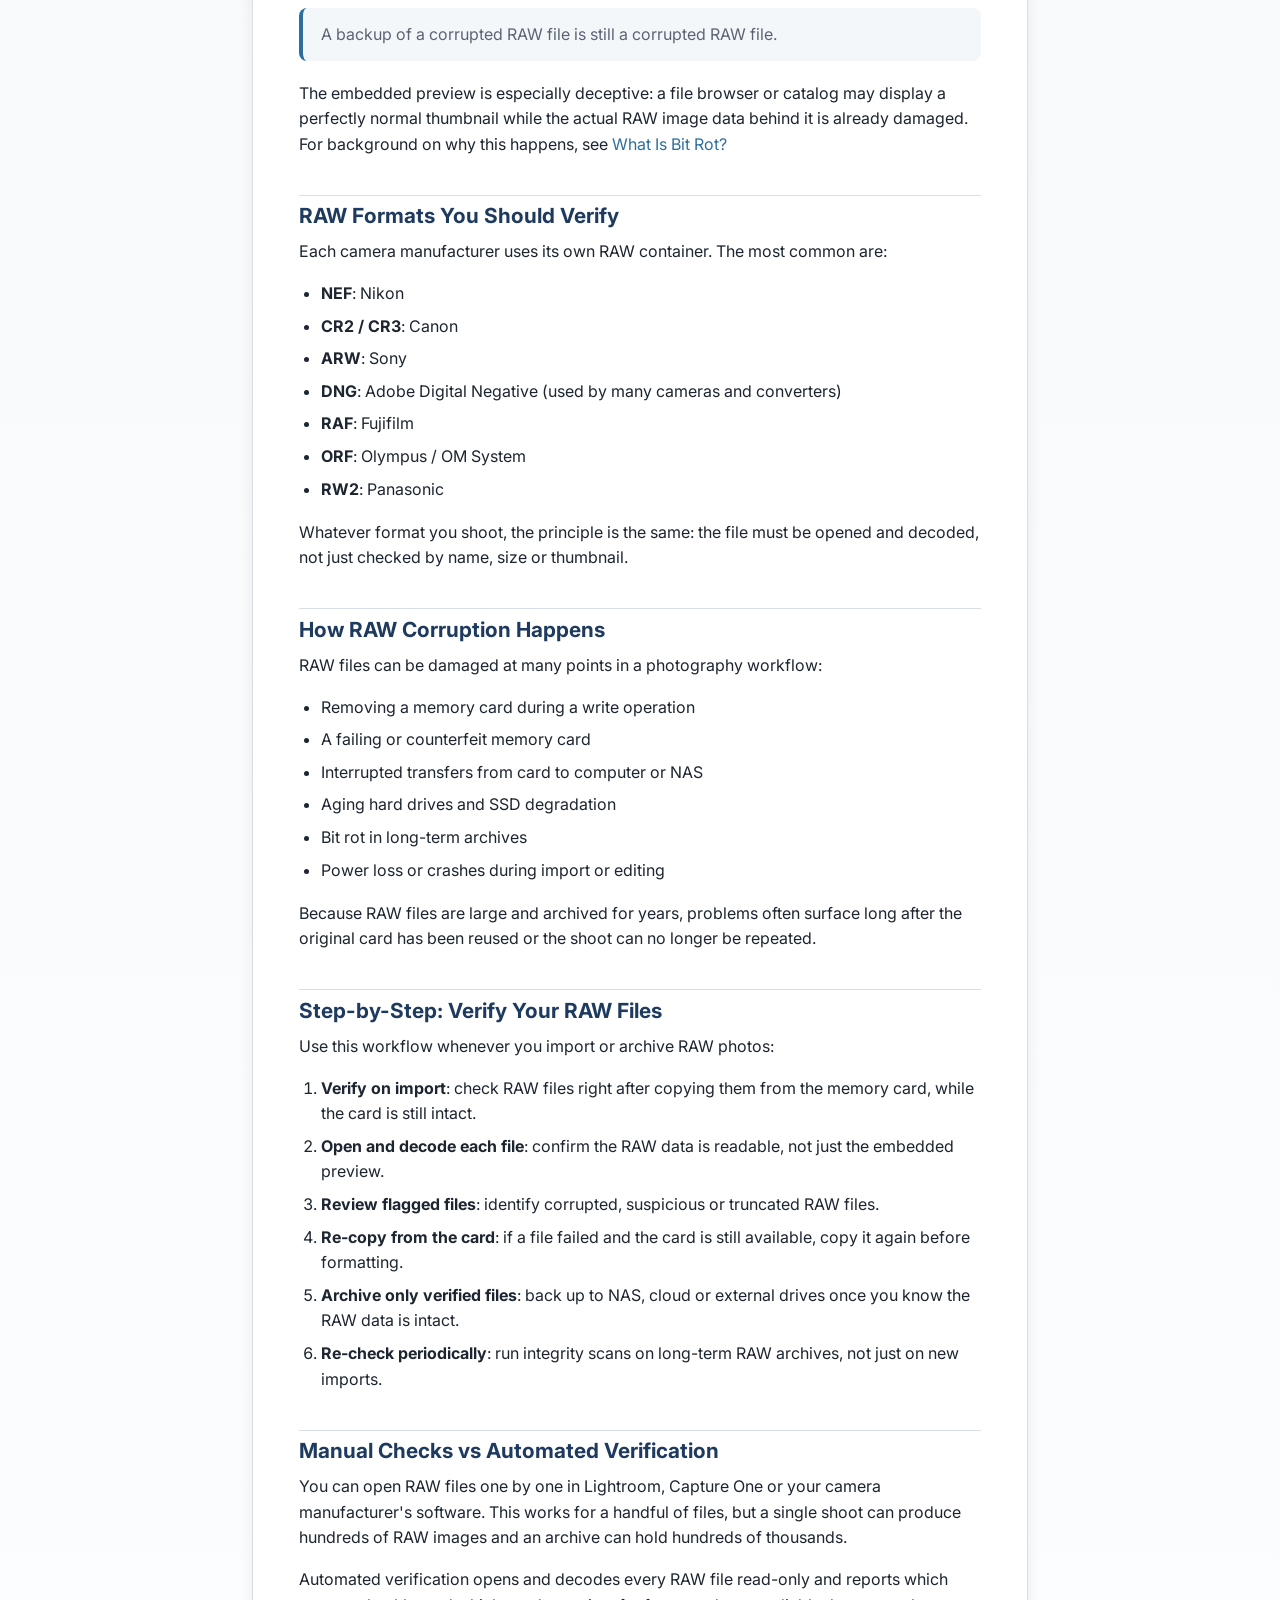
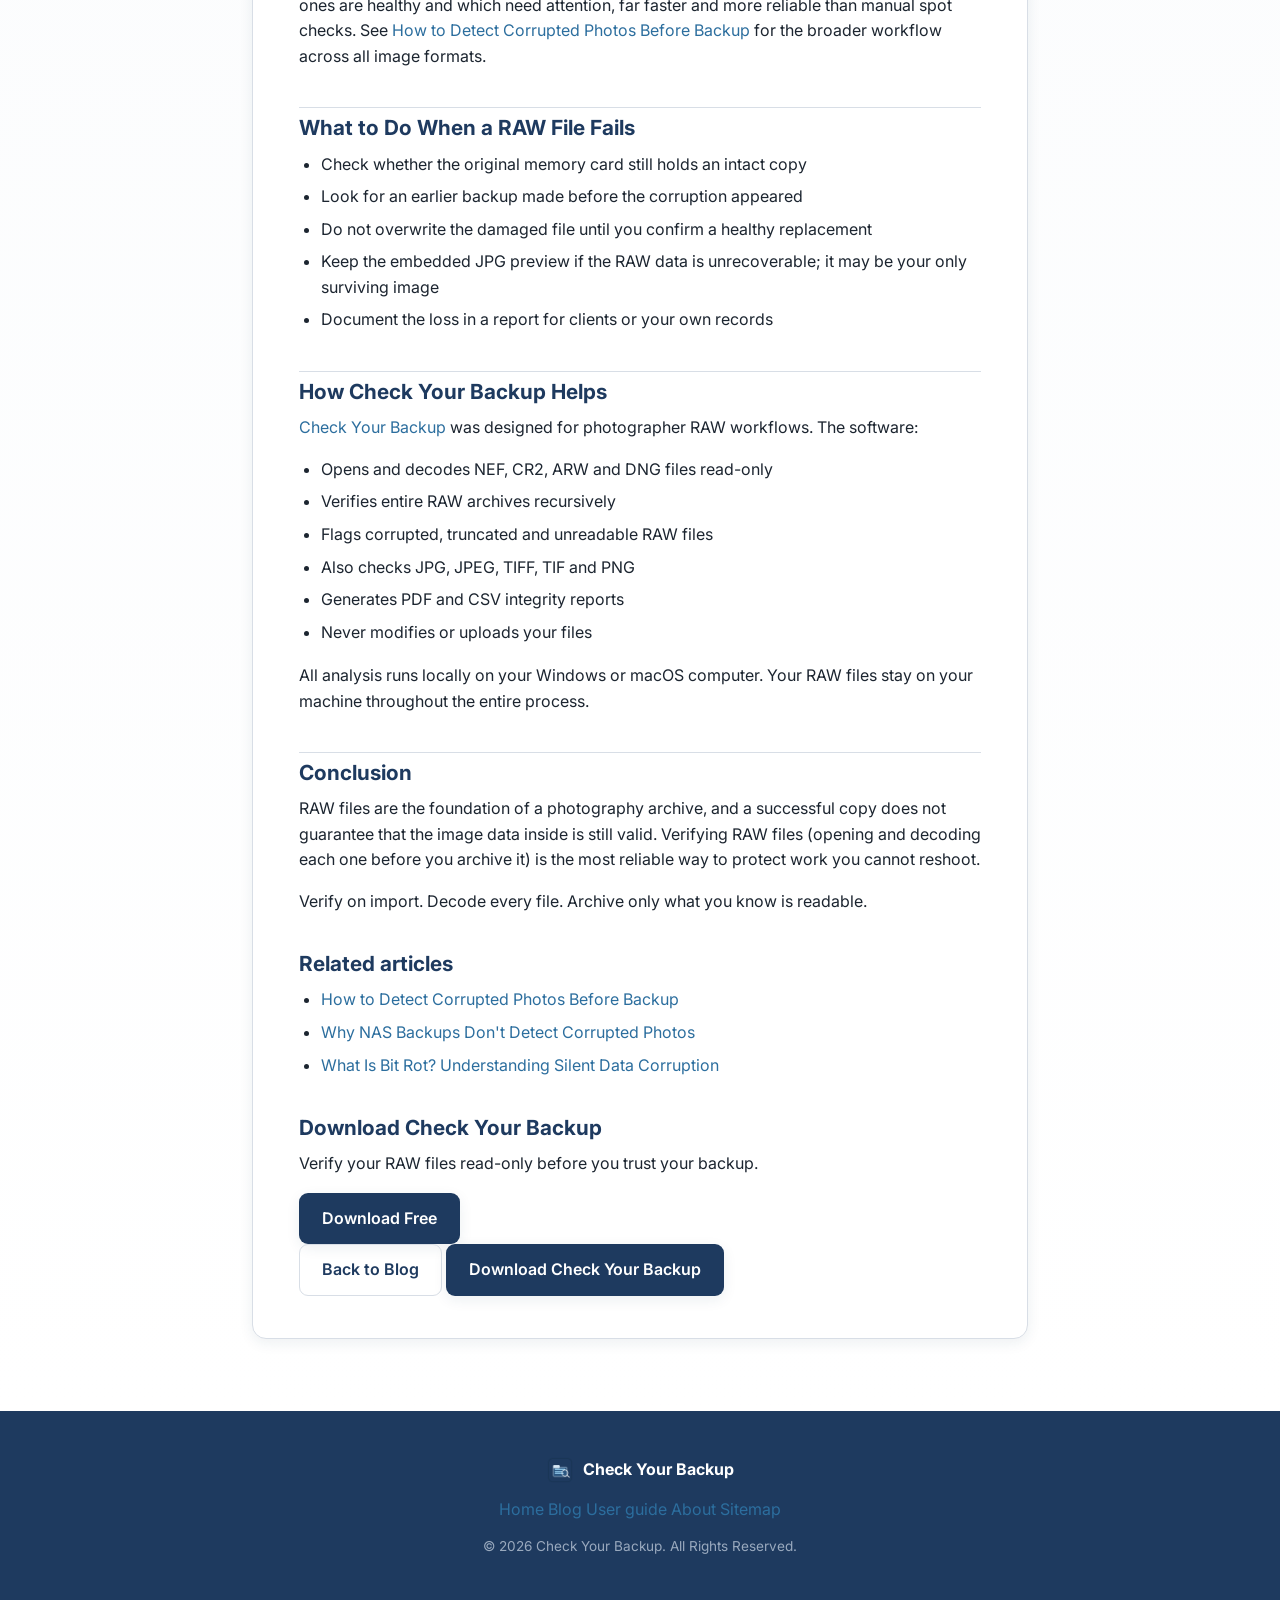
<file: blog/how-to-verify-raw-files.html>
<!DOCTYPE html>
<html lang="en">
<head>
  <meta charset="UTF-8" />
  <meta name="viewport" content="width=device-width, initial-scale=1.0" />
  <title>How to Verify RAW Files — NEF, CR2, ARW &amp; DNG Integrity — Check Your Backup Blog</title>
  <meta name="description" content="Learn how to verify RAW files (NEF, CR2, ARW, DNG) before backup. Detect corrupted or truncated RAW photos read-only and protect your photography archive from silent data loss." />
  <meta name="keywords" content="verify RAW files, RAW file verification, corrupted RAW, NEF CR2 ARW DNG, RAW integrity check, photo archive verification, detect corrupted RAW, backup integrity" />
  <meta name="robots" content="index, follow, max-image-preview:large" />
  <link rel="canonical" href="https://checkyourbackup.com/blog/how-to-verify-raw-files.html" />
  <meta property="og:type" content="article" />
  <meta property="og:site_name" content="Check Your Backup" />
  <meta property="og:locale" content="en_US" />
  <meta property="og:url" content="https://checkyourbackup.com/blog/how-to-verify-raw-files.html" />
  <meta property="og:title" content="How to Verify RAW Files — NEF, CR2, ARW &amp; DNG Integrity" />
  <meta property="og:description" content="Learn how to verify RAW files (NEF, CR2, ARW, DNG) before backup. Detect corrupted or truncated RAW photos read-only and protect your photography archive." />
  <meta property="og:image" content="https://checkyourbackup.com/assets/img/blog/verify-raw-files.png" />
  <meta property="og:image:alt" content="A Fujifilm RAW (.RAF) landscape photo open in a photo viewer showing histogram and EXIF metadata." />
  <meta property="article:published_time" content="2026-06-10" />
  <meta property="article:author" content="Manuel Pinar" />
  <meta property="article:section" content="RAW Verification" />
  <meta name="twitter:card" content="summary_large_image" />
  <meta name="twitter:title" content="How to Verify RAW Files — NEF, CR2, ARW &amp; DNG Integrity" />
  <meta name="twitter:description" content="Learn how to verify RAW files (NEF, CR2, ARW, DNG) before backup and protect your photography archive from silent data loss." />
  <meta name="twitter:image" content="https://checkyourbackup.com/assets/img/blog/verify-raw-files.png" />
  <link rel="icon" href="../assets/img/favicon.ico" />
  <link rel="preconnect" href="https://fonts.googleapis.com" />
  <link rel="preconnect" href="https://fonts.gstatic.com" crossorigin />
  <link href="https://fonts.googleapis.com/css2?family=Inter:wght@400;500;600;700;800&display=swap" rel="stylesheet" />
  <link rel="stylesheet" href="../assets/css/styles.css" />
  <script type="application/ld+json">
  {
    "@context": "https://schema.org",
    "@type": "BlogPosting",
    "headline": "How to Verify RAW Files",
    "description": "Learn how to verify RAW files (NEF, CR2, ARW, DNG) before backup. Detect corrupted or truncated RAW photos read-only and protect your photography archive from silent data loss.",
    "url": "https://checkyourbackup.com/blog/how-to-verify-raw-files.html",
    "datePublished": "2026-06-10",
    "dateModified": "2026-06-10",
    "inLanguage": "en",
    "articleSection": "RAW Verification",
    "author": {
      "@type": "Person",
      "name": "Manuel Pinar"
    },
    "publisher": {
      "@type": "Organization",
      "name": "Check Your Backup",
      "url": "https://checkyourbackup.com/",
      "logo": {
        "@type": "ImageObject",
        "url": "https://checkyourbackup.com/assets/img/logo.png"
      }
    },
    "image": "https://checkyourbackup.com/assets/img/blog/verify-raw-files.png",
    "mainEntityOfPage": {
      "@type": "WebPage",
      "@id": "https://checkyourbackup.com/blog/how-to-verify-raw-files.html"
    },
    "keywords": [
      "verify RAW files",
      "RAW file verification",
      "corrupted RAW",
      "NEF CR2 ARW DNG",
      "RAW integrity check",
      "photo archive verification",
      "backup integrity"
    ]
  }
  </script>
  <script type="application/ld+json">
  {
    "@context": "https://schema.org",
    "@type": "BreadcrumbList",
    "itemListElement": [
      {
        "@type": "ListItem",
        "position": 1,
        "name": "Home",
        "item": "https://checkyourbackup.com/"
      },
      {
        "@type": "ListItem",
        "position": 2,
        "name": "Blog",
        "item": "https://checkyourbackup.com/blog/"
      },
      {
        "@type": "ListItem",
        "position": 3,
        "name": "How to Verify RAW Files",
        "item": "https://checkyourbackup.com/blog/how-to-verify-raw-files.html"
      }
    ]
  }
  </script>
</head>
<body>
  <header class="doc-topbar">
    <div class="container header-inner">
      <a class="brand" href="../index.html">
        <img src="../assets/img/logo.png" alt="Check Your Backup logo" class="brand-logo" />
        <span class="brand-name">Check Your Backup</span>
      </a>
      <a class="doc-back" href="index.html">← Back to Blog</a>
    </div>
  </header>

  <main class="doc-main">
    <div class="doc-wrap">
      <article class="doc-article">

        <nav class="doc-breadcrumb" aria-label="Breadcrumb">
          <a href="../index.html">Home</a> / <a href="index.html">Blog</a> / <span aria-current="page">Verify RAW Files</span>
        </nav>
        <span class="doc-eyebrow">Blog · RAW Verification</span>
        <h1>How to Verify RAW Files</h1>
        <p class="doc-meta">Published June 10, 2026 · By Manuel Pinar · RAW verification · Photo archive</p>

        <p>
          RAW files are the digital negatives of modern photography. They hold the maximum
          amount of image data your camera can capture, and they are often irreplaceable.
          Yet RAW files can become corrupted, truncated or unreadable just like any other
          file, frequently without any visible warning.
        </p>
        <p>
          This guide explains how to <strong>verify RAW files</strong> such as NEF, CR2, ARW
          and DNG before you archive them, so silent corruption never spreads across every
          backup you own.
        </p>

        <figure class="blog-figure">
          <img src="../assets/img/blog/verify-raw-files.png" width="1024" height="683"
               alt="A Fujifilm X-T4 RAW (.RAF) landscape photo open in a photo viewer, showing histogram, EXIF and IPTC metadata."
               loading="lazy" />
          <figcaption>A RAW file may show a perfect preview and full metadata, yet the underlying image data must still be decoded to confirm it is intact.</figcaption>
        </figure>

        <h2>Why RAW Files Need Verification</h2>
        <p>
          Many photographers assume that if a RAW file copies successfully, it is safe.
          In reality, the copy process only confirms that the bytes were transferred, not
          that the RAW data inside can still be decoded into an image.
        </p>
        <p>
          A damaged RAW file may still show:
        </p>
        <ul>
          <li>The correct filename and extension</li>
          <li>The expected file size</li>
          <li>A valid embedded JPG preview thumbnail</li>
          <li>Normal metadata in your catalog</li>
        </ul>
        <div class="doc-callout">
          A backup of a corrupted RAW file is still a corrupted RAW file.
        </div>
        <p>
          The embedded preview is especially deceptive: a file browser or catalog may display
          a perfectly normal thumbnail while the actual RAW image data behind it is already
          damaged. For background on why this happens, see
          <a href="what-is-bit-rot.html">What Is Bit Rot?</a>
        </p>

        <h2>RAW Formats You Should Verify</h2>
        <p>
          Each camera manufacturer uses its own RAW container. The most common are:
        </p>
        <ul>
          <li><strong>NEF</strong>: Nikon</li>
          <li><strong>CR2 / CR3</strong>: Canon</li>
          <li><strong>ARW</strong>: Sony</li>
          <li><strong>DNG</strong>: Adobe Digital Negative (used by many cameras and converters)</li>
          <li><strong>RAF</strong>: Fujifilm</li>
          <li><strong>ORF</strong>: Olympus / OM System</li>
          <li><strong>RW2</strong>: Panasonic</li>
        </ul>
        <p>
          Whatever format you shoot, the principle is the same: the file must be opened and
          decoded, not just checked by name, size or thumbnail.
        </p>

        <h2>How RAW Corruption Happens</h2>
        <p>
          RAW files can be damaged at many points in a photography workflow:
        </p>
        <ul>
          <li>Removing a memory card during a write operation</li>
          <li>A failing or counterfeit memory card</li>
          <li>Interrupted transfers from card to computer or NAS</li>
          <li>Aging hard drives and SSD degradation</li>
          <li>Bit rot in long-term archives</li>
          <li>Power loss or crashes during import or editing</li>
        </ul>
        <p>
          Because RAW files are large and archived for years, problems often surface long
          after the original card has been reused or the shoot can no longer be repeated.
        </p>

        <h2>Step-by-Step: Verify Your RAW Files</h2>
        <p>Use this workflow whenever you import or archive RAW photos:</p>
        <ol>
          <li><strong>Verify on import</strong>: check RAW files right after copying them from the memory card, while the card is still intact.</li>
          <li><strong>Open and decode each file</strong>: confirm the RAW data is readable, not just the embedded preview.</li>
          <li><strong>Review flagged files</strong>: identify corrupted, suspicious or truncated RAW files.</li>
          <li><strong>Re-copy from the card</strong>: if a file failed and the card is still available, copy it again before formatting.</li>
          <li><strong>Archive only verified files</strong>: back up to NAS, cloud or external drives once you know the RAW data is intact.</li>
          <li><strong>Re-check periodically</strong>: run integrity scans on long-term RAW archives, not just on new imports.</li>
        </ol>

        <h2>Manual Checks vs Automated Verification</h2>
        <p>
          You can open RAW files one by one in Lightroom, Capture One or your camera
          manufacturer's software. This works for a handful of files, but a single shoot can
          produce hundreds of RAW images and an archive can hold hundreds of thousands.
        </p>
        <p>
          Automated verification opens and decodes every RAW file read-only and reports which
          ones are healthy and which need attention, far faster and more reliable than manual
          spot checks. See
          <a href="how-to-detect-corrupted-photos-before-backup.html">How to Detect Corrupted Photos Before Backup</a>
          for the broader workflow across all image formats.
        </p>

        <h2>What to Do When a RAW File Fails</h2>
        <ul>
          <li>Check whether the original memory card still holds an intact copy</li>
          <li>Look for an earlier backup made before the corruption appeared</li>
          <li>Do not overwrite the damaged file until you confirm a healthy replacement</li>
          <li>Keep the embedded JPG preview if the RAW data is unrecoverable; it may be your only surviving image</li>
          <li>Document the loss in a report for clients or your own records</li>
        </ul>

        <h2>How Check Your Backup Helps</h2>
        <p>
          <a href="../index.html">Check Your Backup</a> was designed for photographer RAW
          workflows. The software:
        </p>
        <ul>
          <li>Opens and decodes NEF, CR2, ARW and DNG files read-only</li>
          <li>Verifies entire RAW archives recursively</li>
          <li>Flags corrupted, truncated and unreadable RAW files</li>
          <li>Also checks JPG, JPEG, TIFF, TIF and PNG</li>
          <li>Generates PDF and CSV integrity reports</li>
          <li>Never modifies or uploads your files</li>
        </ul>
        <p>
          All analysis runs locally on your Windows or macOS computer. Your RAW files stay on
          your machine throughout the entire process.
        </p>

        <h2>Conclusion</h2>
        <p>
          RAW files are the foundation of a photography archive, and a successful copy does not
          guarantee that the image data inside is still valid. Verifying RAW files (opening and
          decoding each one before you archive it) is the most reliable way to protect work you
          cannot reshoot.
        </p>
        <p>
          Verify on import. Decode every file. Archive only what you know is readable.
        </p>

        <aside class="blog-related">
          <h2 class="blog-related-title">Related articles</h2>
          <ul class="blog-related-list">
            <li><a href="how-to-detect-corrupted-photos-before-backup.html">How to Detect Corrupted Photos Before Backup</a></li>
            <li><a href="why-nas-backups-dont-detect-corrupted-photos.html">Why NAS Backups Don't Detect Corrupted Photos</a></li>
            <li><a href="what-is-bit-rot.html">What Is Bit Rot? Understanding Silent Data Corruption</a></li>
          </ul>
        </aside>

        <div class="blog-cta">
          <h2 class="blog-cta-title">Download Check Your Backup</h2>
          <p class="blog-cta-text">Verify your RAW files read-only before you trust your backup.</p>
          <a class="btn btn-primary" href="../index.html#download">Download Free</a>
        </div>

        <div class="doc-actions">
          <a class="btn btn-ghost" href="index.html">Back to Blog</a>
          <a class="btn btn-primary" href="../index.html#download">Download Check Your Backup</a>
        </div>
      </article>
    </div>
  </main>

  <footer class="site-footer">
    <div class="container footer-inner">
      <div class="footer-brand">
        <img src="../assets/img/logo.png" alt="" class="brand-logo" />
        <span>Check Your Backup</span>
      </div>

      <nav class="footer-nav" aria-label="Site links">
        <a href="../index.html">Home</a>
        <a href="index.html">Blog</a>
        <a href="../docs/user-guide.html">User guide</a>
        <a href="../docs/about.html">About</a>
        <a href="../sitemap.xml">Sitemap</a>
      </nav>
      <p class="footer-meta">© <span id="year">2026</span> Check Your Backup. All Rights Reserved.</p>
    </div>
  </footer>

  <script>document.getElementById("year").textContent = new Date().getFullYear();</script>
</body>
</html>
</file>
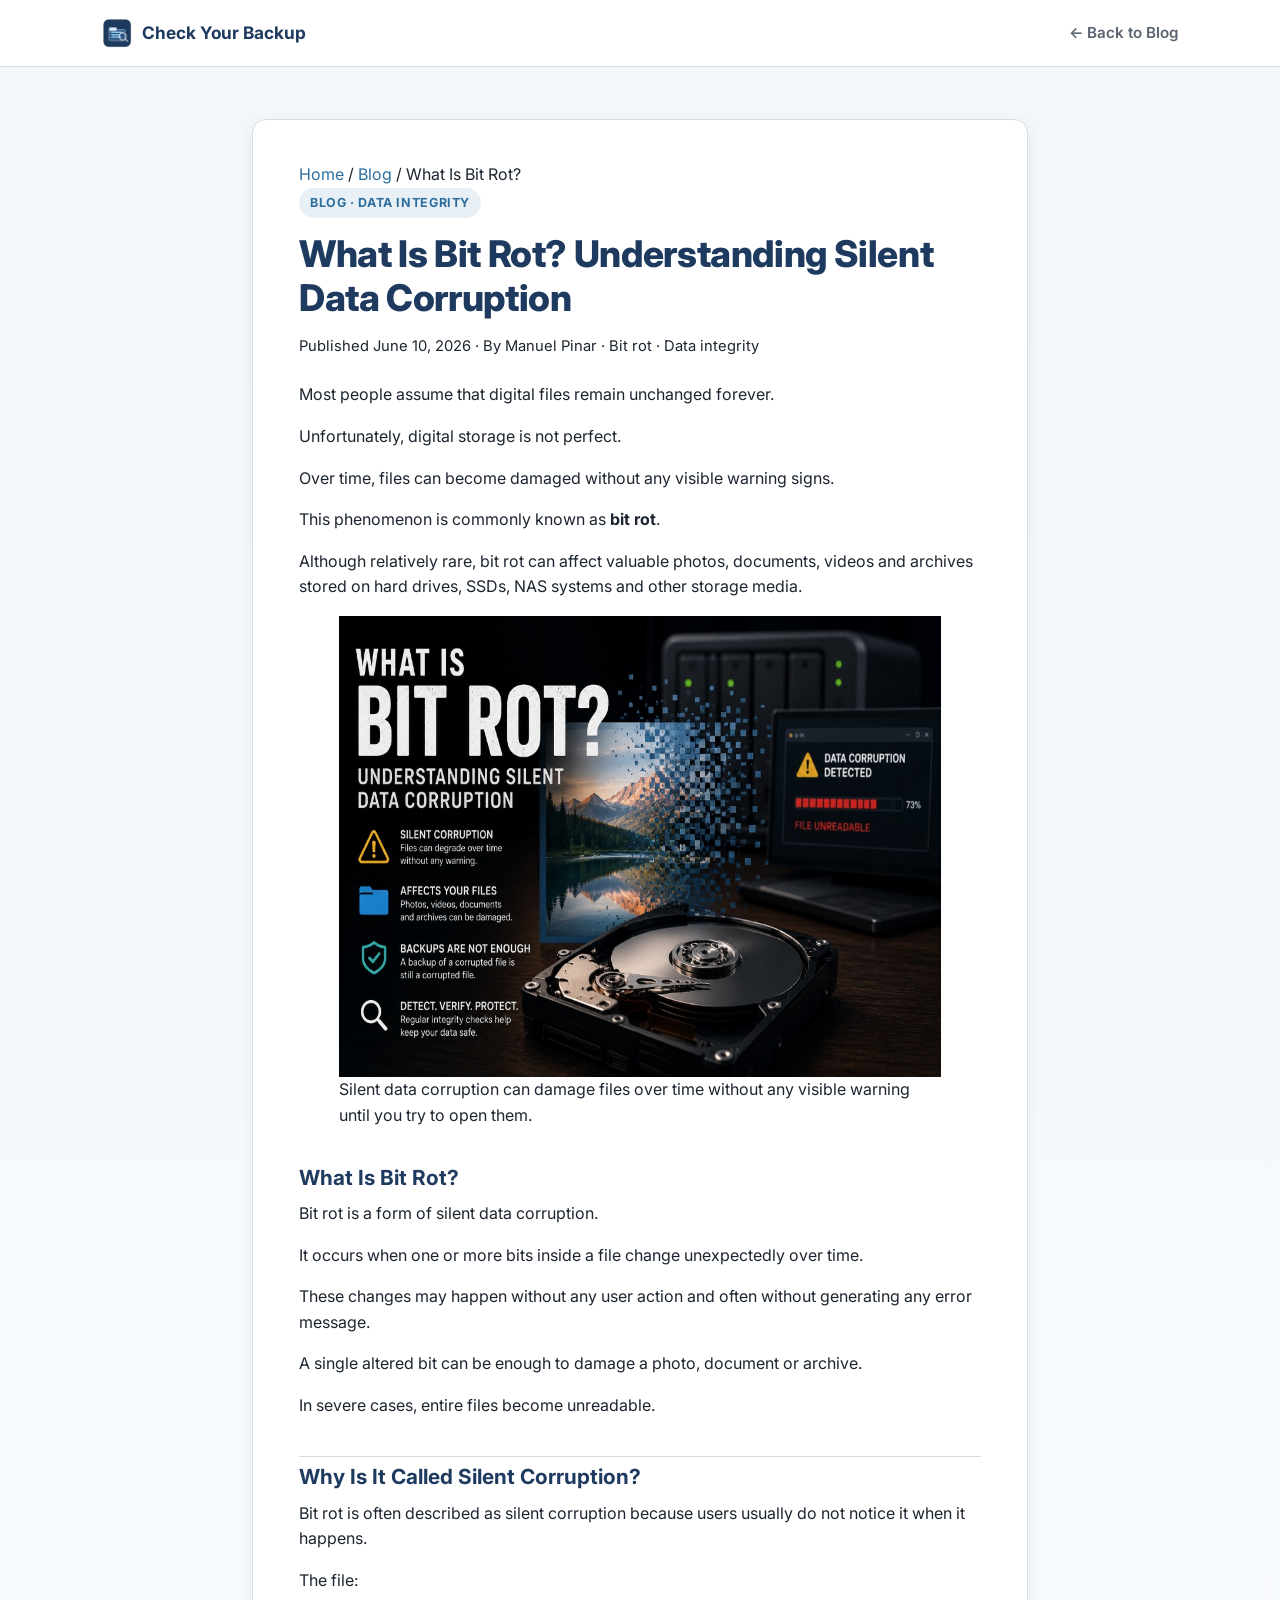
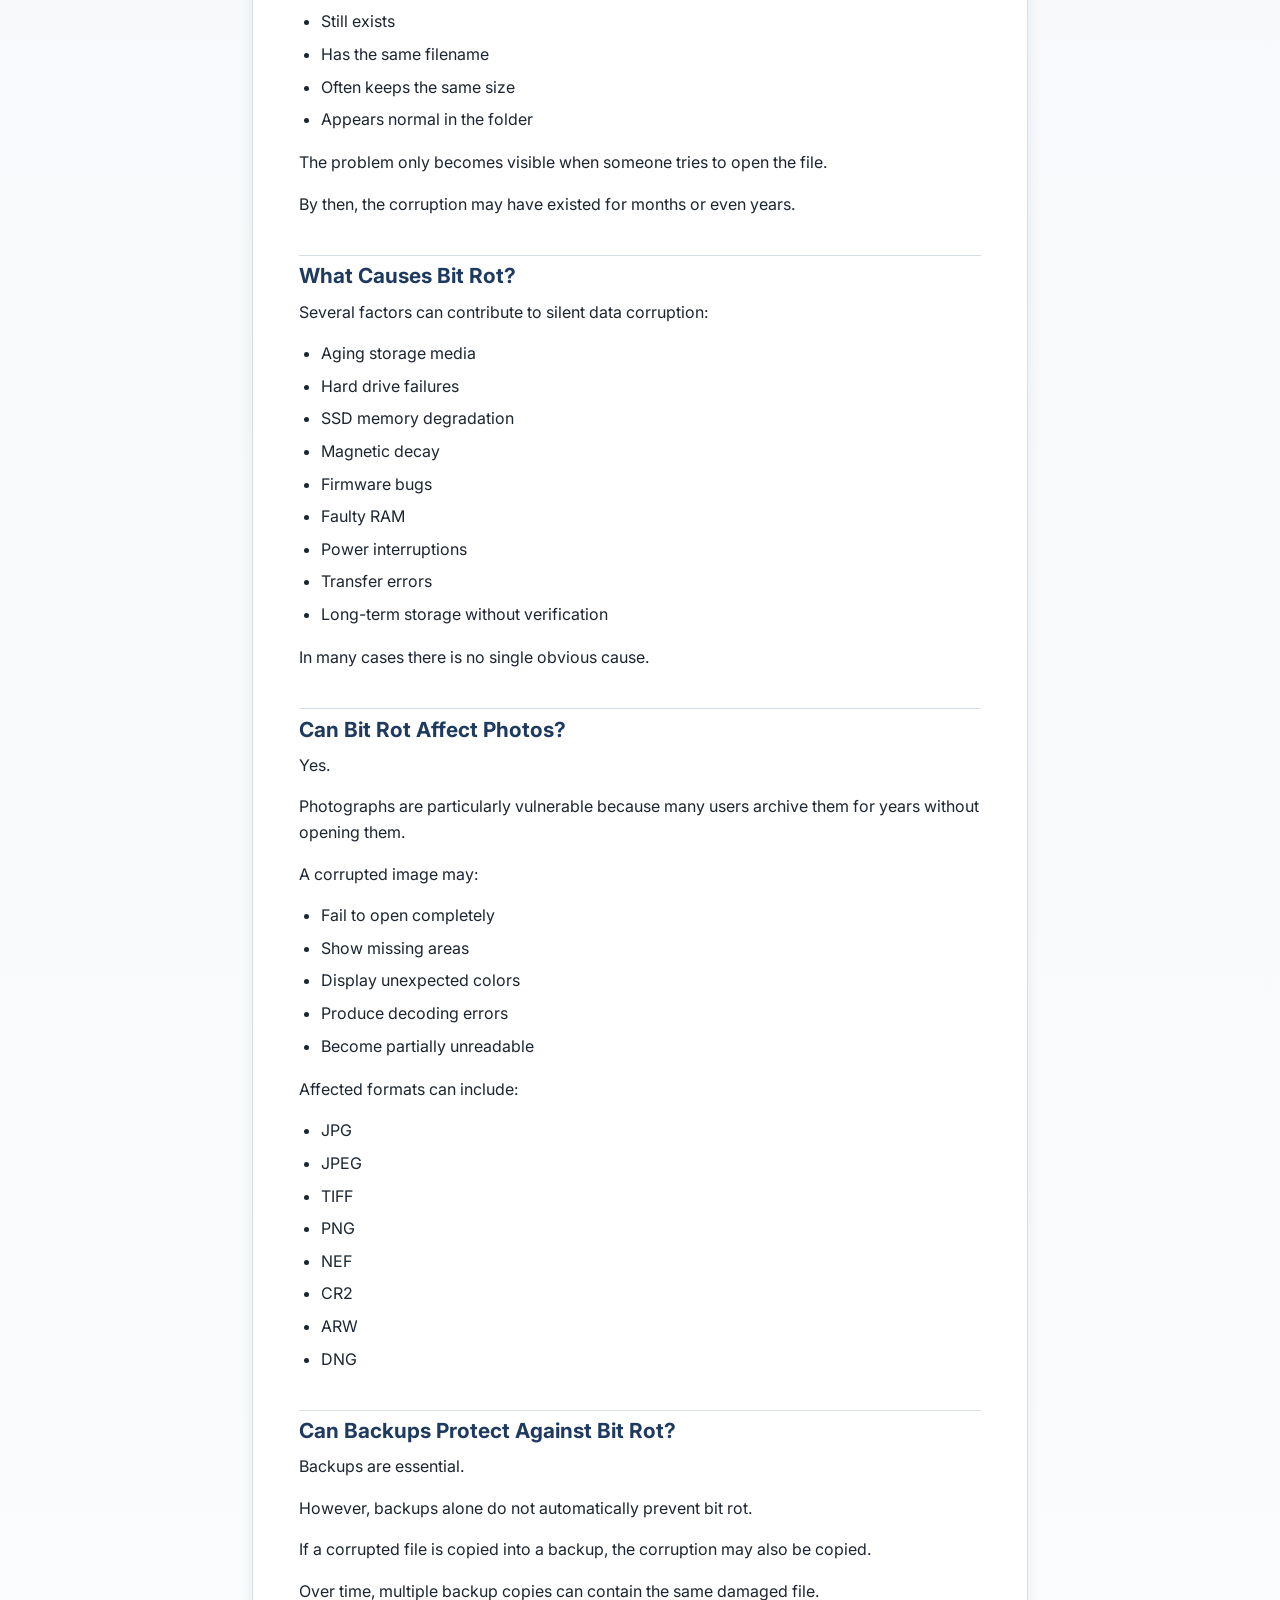
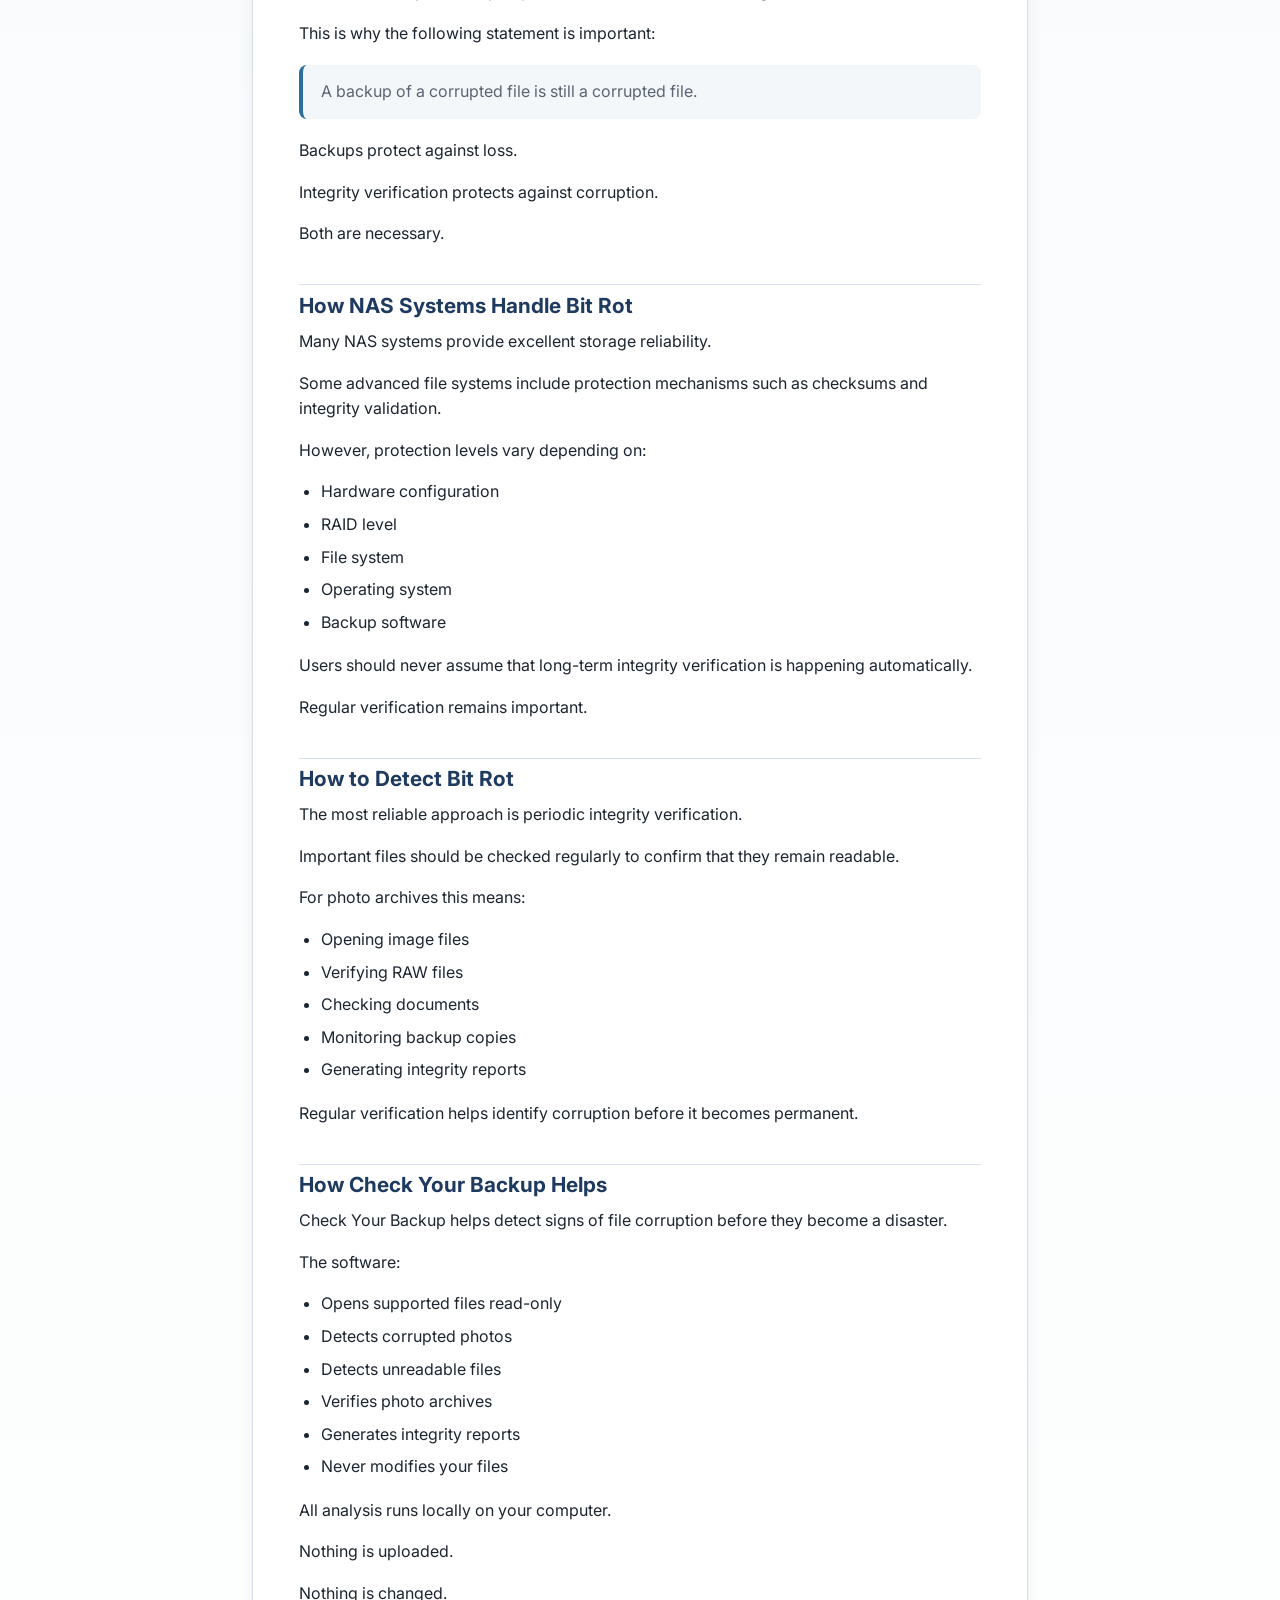
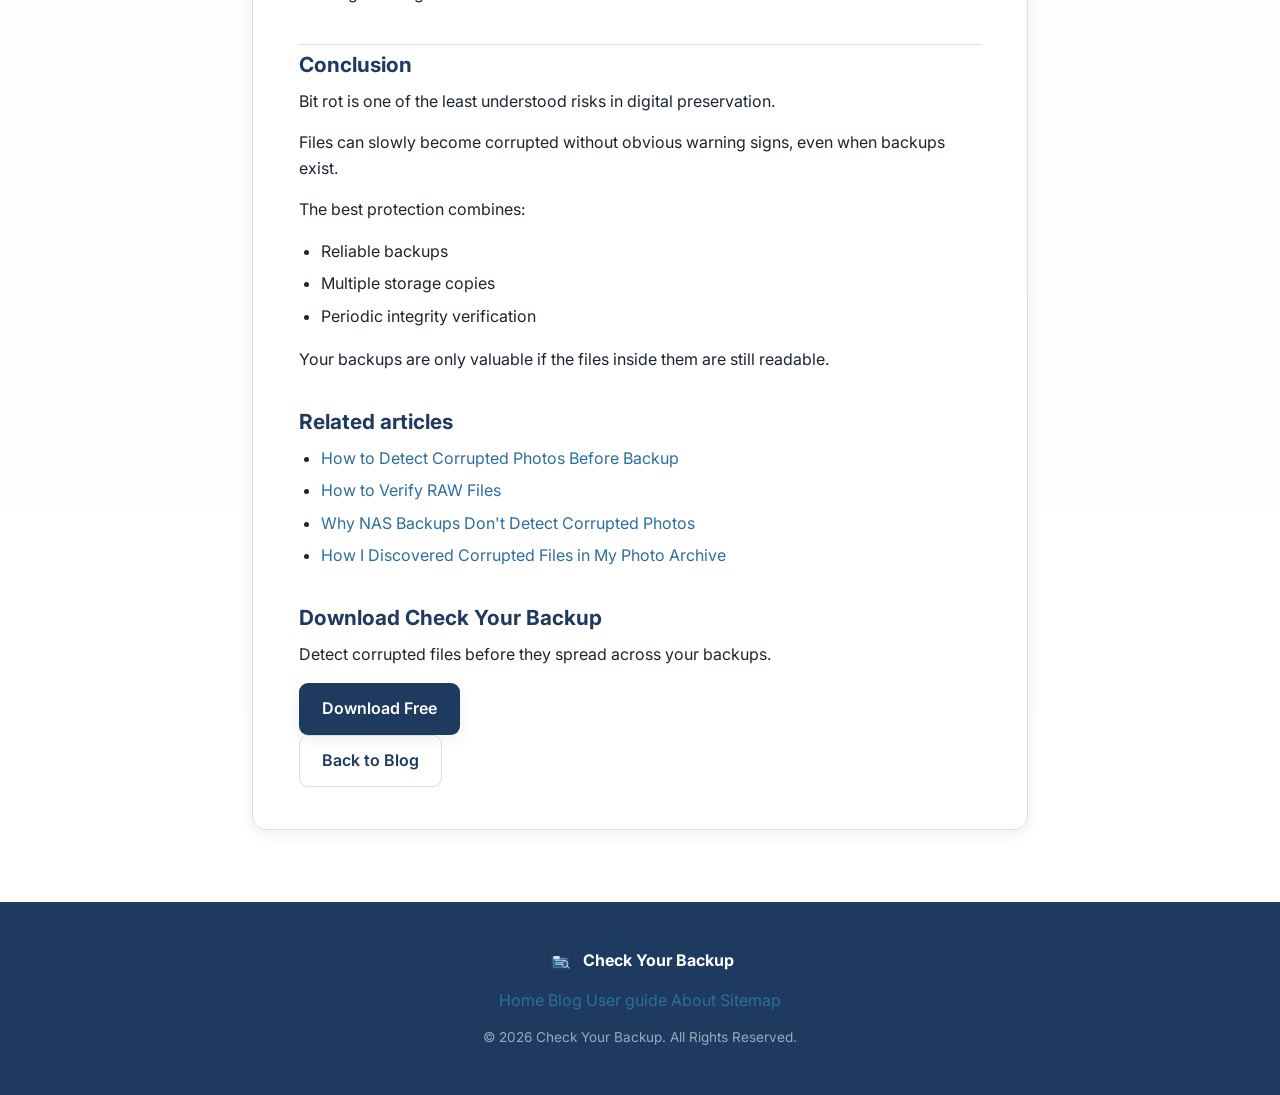
<file: blog/what-is-bit-rot.html>
<!DOCTYPE html>
<html lang="en">
<head>
  <meta charset="UTF-8" />
  <meta name="viewport" content="width=device-width, initial-scale=1.0" />
  <title>What Is Bit Rot? Understanding Silent Data Corruption — Check Your Backup Blog</title>
  <meta name="description" content="Learn what bit rot is, how silent data corruption affects photos and archives, and why backups alone may not protect your files from long-term data degradation." />
  <meta name="keywords" content="bit rot, silent data corruption, photo corruption, NAS integrity, corrupted files, digital preservation, archive verification, backup integrity" />
  <meta name="robots" content="index, follow, max-image-preview:large" />
  <link rel="canonical" href="https://checkyourbackup.com/blog/what-is-bit-rot.html" />
  <meta property="og:type" content="article" />
  <meta property="og:site_name" content="Check Your Backup" />
  <meta property="og:locale" content="en_US" />
  <meta property="og:url" content="https://checkyourbackup.com/blog/what-is-bit-rot.html" />
  <meta property="og:title" content="What Is Bit Rot? Understanding Silent Data Corruption" />
  <meta property="og:description" content="Learn what bit rot is, how silent data corruption affects photos and archives, and why backups alone may not protect your files from long-term data degradation." />
  <meta property="og:image" content="https://checkyourbackup.com/assets/img/blog/what-is-bit-rot.png" />
  <meta property="og:image:alt" content="What is bit rot: understanding silent data corruption in photos, archives and backups." />
  <meta property="article:published_time" content="2026-06-10" />
  <meta property="article:author" content="Manuel Pinar" />
  <meta property="article:section" content="Data Integrity" />
  <meta name="twitter:card" content="summary_large_image" />
  <meta name="twitter:title" content="What Is Bit Rot? Understanding Silent Data Corruption" />
  <meta name="twitter:description" content="Learn what bit rot is, how silent data corruption affects photos and archives, and why backups alone may not protect your files from long-term data degradation." />
  <meta name="twitter:image" content="https://checkyourbackup.com/assets/img/blog/what-is-bit-rot.png" />
  <link rel="icon" href="../assets/img/favicon.ico" />
  <link rel="preconnect" href="https://fonts.googleapis.com" />
  <link rel="preconnect" href="https://fonts.gstatic.com" crossorigin />
  <link href="https://fonts.googleapis.com/css2?family=Inter:wght@400;500;600;700;800&display=swap" rel="stylesheet" />
  <link rel="stylesheet" href="../assets/css/styles.css" />
  <script type="application/ld+json">
  {
    "@context": "https://schema.org",
    "@type": "BlogPosting",
    "headline": "What Is Bit Rot? Understanding Silent Data Corruption",
    "description": "Learn what bit rot is, how silent data corruption affects photos and archives, and why backups alone may not protect your files from long-term data degradation.",
    "url": "https://checkyourbackup.com/blog/what-is-bit-rot.html",
    "datePublished": "2026-06-10",
    "dateModified": "2026-06-10",
    "inLanguage": "en",
    "articleSection": "Data Integrity",
    "author": {
      "@type": "Person",
      "name": "Manuel Pinar"
    },
    "publisher": {
      "@type": "Organization",
      "name": "Check Your Backup",
      "url": "https://checkyourbackup.com/",
      "logo": {
        "@type": "ImageObject",
        "url": "https://checkyourbackup.com/assets/img/logo.png"
      }
    },
    "image": "https://checkyourbackup.com/assets/img/blog/what-is-bit-rot.png",
    "mainEntityOfPage": {
      "@type": "WebPage",
      "@id": "https://checkyourbackup.com/blog/what-is-bit-rot.html"
    },
    "keywords": [
      "bit rot",
      "silent data corruption",
      "photo corruption",
      "NAS integrity",
      "corrupted files",
      "digital preservation",
      "archive verification",
      "backup integrity"
    ]
  }
  </script>
  <script type="application/ld+json">
  {
    "@context": "https://schema.org",
    "@type": "BreadcrumbList",
    "itemListElement": [
      {
        "@type": "ListItem",
        "position": 1,
        "name": "Home",
        "item": "https://checkyourbackup.com/"
      },
      {
        "@type": "ListItem",
        "position": 2,
        "name": "Blog",
        "item": "https://checkyourbackup.com/blog/"
      },
      {
        "@type": "ListItem",
        "position": 3,
        "name": "What Is Bit Rot? Understanding Silent Data Corruption",
        "item": "https://checkyourbackup.com/blog/what-is-bit-rot.html"
      }
    ]
  }
  </script>
</head>
<body>
  <header class="doc-topbar">
    <div class="container header-inner">
      <a class="brand" href="../index.html">
        <img src="../assets/img/logo.png" alt="Check Your Backup logo" class="brand-logo" />
        <span class="brand-name">Check Your Backup</span>
      </a>
      <a class="doc-back" href="index.html">← Back to Blog</a>
    </div>
  </header>

  <main class="doc-main">
    <div class="doc-wrap">
      <article class="doc-article">

        <nav class="doc-breadcrumb" aria-label="Breadcrumb">
          <a href="../index.html">Home</a> / <a href="index.html">Blog</a> / <span aria-current="page">What Is Bit Rot?</span>
        </nav>
        <span class="doc-eyebrow">Blog · Data Integrity</span>
        <h1>What Is Bit Rot? Understanding Silent Data Corruption</h1>
        <p class="doc-meta">Published June 10, 2026 · By Manuel Pinar · Bit rot · Data integrity</p>

        <p>
          Most people assume that digital files remain unchanged forever.
        </p>
        <p>
          Unfortunately, digital storage is not perfect.
        </p>
        <p>
          Over time, files can become damaged without any visible warning signs.
        </p>
        <p>
          This phenomenon is commonly known as <strong>bit rot</strong>.
        </p>
        <p>
          Although relatively rare, bit rot can affect valuable photos, documents, videos and
          archives stored on hard drives, SSDs, NAS systems and other storage media.
        </p>

        <figure class="blog-figure">
          <img src="../assets/img/blog/what-is-bit-rot.png" width="820" height="461"
               alt="What is bit rot: silent data corruption affecting photos, hard drives, NAS storage and archives."
               loading="lazy" />
          <figcaption>Silent data corruption can damage files over time without any visible warning until you try to open them.</figcaption>
        </figure>

        <h2>What Is Bit Rot?</h2>
        <p>
          Bit rot is a form of silent data corruption.
        </p>
        <p>
          It occurs when one or more bits inside a file change unexpectedly over time.
        </p>
        <p>
          These changes may happen without any user action and often without generating any error message.
        </p>
        <p>
          A single altered bit can be enough to damage a photo, document or archive.
        </p>
        <p>
          In severe cases, entire files become unreadable.
        </p>

        <h2>Why Is It Called Silent Corruption?</h2>
        <p>
          Bit rot is often described as silent corruption because users usually do not notice it when it happens.
        </p>
        <p>The file:</p>
        <ul>
          <li>Still exists</li>
          <li>Has the same filename</li>
          <li>Often keeps the same size</li>
          <li>Appears normal in the folder</li>
        </ul>
        <p>
          The problem only becomes visible when someone tries to open the file.
        </p>
        <p>
          By then, the corruption may have existed for months or even years.
        </p>

        <h2>What Causes Bit Rot?</h2>
        <p>Several factors can contribute to silent data corruption:</p>
        <ul>
          <li>Aging storage media</li>
          <li>Hard drive failures</li>
          <li>SSD memory degradation</li>
          <li>Magnetic decay</li>
          <li>Firmware bugs</li>
          <li>Faulty RAM</li>
          <li>Power interruptions</li>
          <li>Transfer errors</li>
          <li>Long-term storage without verification</li>
        </ul>
        <p>In many cases there is no single obvious cause.</p>

        <h2>Can Bit Rot Affect Photos?</h2>
        <p>Yes.</p>
        <p>
          Photographs are particularly vulnerable because many users archive them for years without opening them.
        </p>
        <p>A corrupted image may:</p>
        <ul>
          <li>Fail to open completely</li>
          <li>Show missing areas</li>
          <li>Display unexpected colors</li>
          <li>Produce decoding errors</li>
          <li>Become partially unreadable</li>
        </ul>
        <p>Affected formats can include:</p>
        <ul>
          <li>JPG</li>
          <li>JPEG</li>
          <li>TIFF</li>
          <li>PNG</li>
          <li>NEF</li>
          <li>CR2</li>
          <li>ARW</li>
          <li>DNG</li>
        </ul>

        <h2>Can Backups Protect Against Bit Rot?</h2>
        <p>Backups are essential.</p>
        <p>
          However, backups alone do not automatically prevent bit rot.
        </p>
        <p>
          If a corrupted file is copied into a backup, the corruption may also be copied.
        </p>
        <p>
          Over time, multiple backup copies can contain the same damaged file.
        </p>
        <p>This is why the following statement is important:</p>
        <div class="doc-callout">
          A backup of a corrupted file is still a corrupted file.
        </div>
        <p>Backups protect against loss.</p>
        <p>Integrity verification protects against corruption.</p>
        <p>Both are necessary.</p>

        <h2>How NAS Systems Handle Bit Rot</h2>
        <p>
          Many NAS systems provide excellent storage reliability.
        </p>
        <p>
          Some advanced file systems include protection mechanisms such as checksums and integrity validation.
        </p>
        <p>However, protection levels vary depending on:</p>
        <ul>
          <li>Hardware configuration</li>
          <li>RAID level</li>
          <li>File system</li>
          <li>Operating system</li>
          <li>Backup software</li>
        </ul>
        <p>
          Users should never assume that long-term integrity verification is happening automatically.
        </p>
        <p>Regular verification remains important.</p>

        <h2>How to Detect Bit Rot</h2>
        <p>The most reliable approach is periodic integrity verification.</p>
        <p>
          Important files should be checked regularly to confirm that they remain readable.
        </p>
        <p>For photo archives this means:</p>
        <ul>
          <li>Opening image files</li>
          <li>Verifying RAW files</li>
          <li>Checking documents</li>
          <li>Monitoring backup copies</li>
          <li>Generating integrity reports</li>
        </ul>
        <p>
          Regular verification helps identify corruption before it becomes permanent.
        </p>

        <h2>How Check Your Backup Helps</h2>
        <p>
          Check Your Backup helps detect signs of file corruption before they become a disaster.
        </p>
        <p>The software:</p>
        <ul>
          <li>Opens supported files read-only</li>
          <li>Detects corrupted photos</li>
          <li>Detects unreadable files</li>
          <li>Verifies photo archives</li>
          <li>Generates integrity reports</li>
          <li>Never modifies your files</li>
        </ul>
        <p>All analysis runs locally on your computer.</p>
        <p>Nothing is uploaded.</p>
        <p>Nothing is changed.</p>

        <h2>Conclusion</h2>
        <p>
          Bit rot is one of the least understood risks in digital preservation.
        </p>
        <p>
          Files can slowly become corrupted without obvious warning signs, even when backups exist.
        </p>
        <p>The best protection combines:</p>
        <ul>
          <li>Reliable backups</li>
          <li>Multiple storage copies</li>
          <li>Periodic integrity verification</li>
        </ul>
        <p>
          Your backups are only valuable if the files inside them are still readable.
        </p>

        <aside class="blog-related">
          <h2 class="blog-related-title">Related articles</h2>
          <ul class="blog-related-list">
            <li><a href="how-to-detect-corrupted-photos-before-backup.html">How to Detect Corrupted Photos Before Backup</a></li>
            <li><a href="how-to-verify-raw-files.html">How to Verify RAW Files</a></li>
            <li><a href="why-nas-backups-dont-detect-corrupted-photos.html">Why NAS Backups Don't Detect Corrupted Photos</a></li>
            <li><a href="how-i-discovered-corrupted-files-in-my-photo-archive.html">How I Discovered Corrupted Files in My Photo Archive</a></li>
          </ul>
        </aside>

        <div class="blog-cta">
          <h2 class="blog-cta-title">Download Check Your Backup</h2>
          <p class="blog-cta-text">Detect corrupted files before they spread across your backups.</p>
          <a class="btn btn-primary" href="../index.html#download">Download Free</a>
        </div>

        <div class="doc-actions">
          <a class="btn btn-ghost" href="index.html">Back to Blog</a>
        </div>
      </article>
    </div>
  </main>

  <footer class="site-footer">
    <div class="container footer-inner">
      <div class="footer-brand">
        <img src="../assets/img/logo.png" alt="" class="brand-logo" />
        <span>Check Your Backup</span>
      </div>

      <nav class="footer-nav" aria-label="Site links">
        <a href="../index.html">Home</a>
        <a href="index.html">Blog</a>
        <a href="../docs/user-guide.html">User guide</a>
        <a href="../docs/about.html">About</a>
        <a href="../sitemap.xml">Sitemap</a>
      </nav>
      <p class="footer-meta">© <span id="year">2026</span> Check Your Backup. All Rights Reserved.</p>
    </div>
  </footer>

  <script>document.getElementById("year").textContent = new Date().getFullYear();</script>
</body>
</html>
</file>
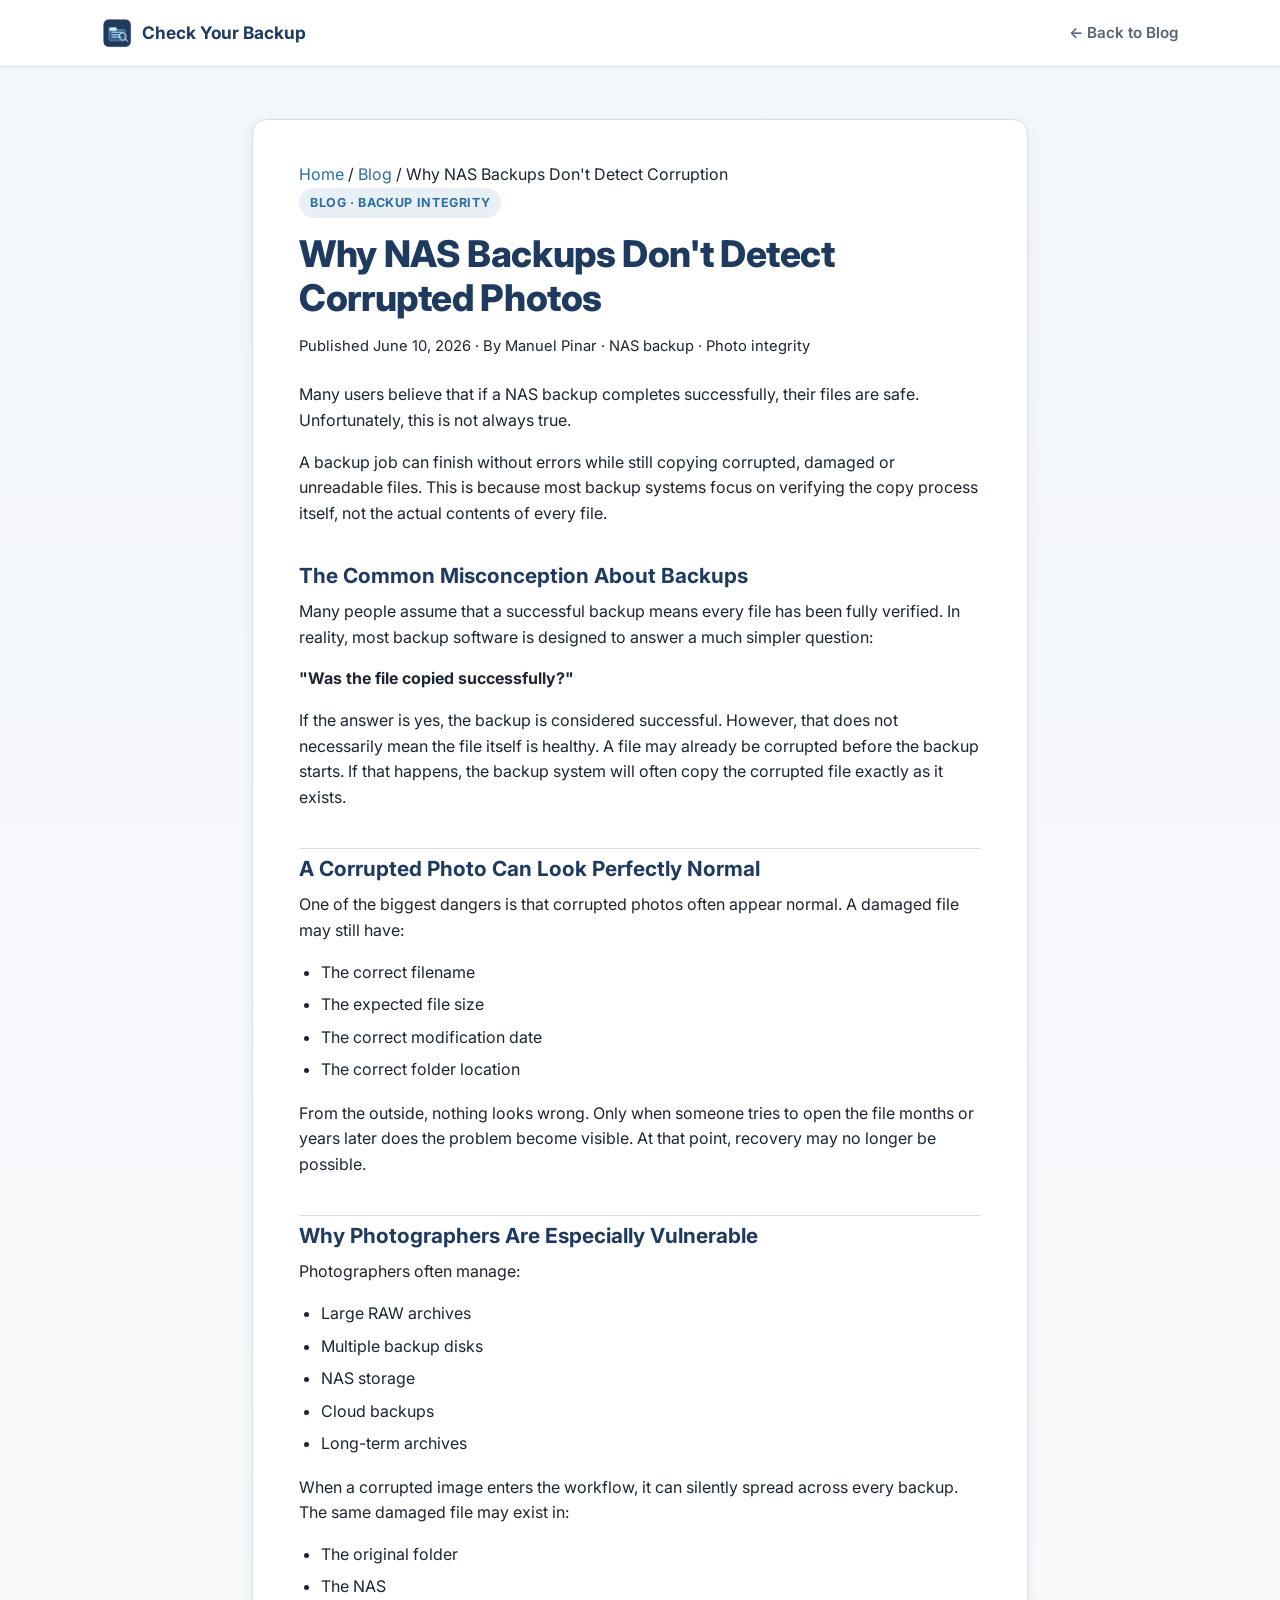
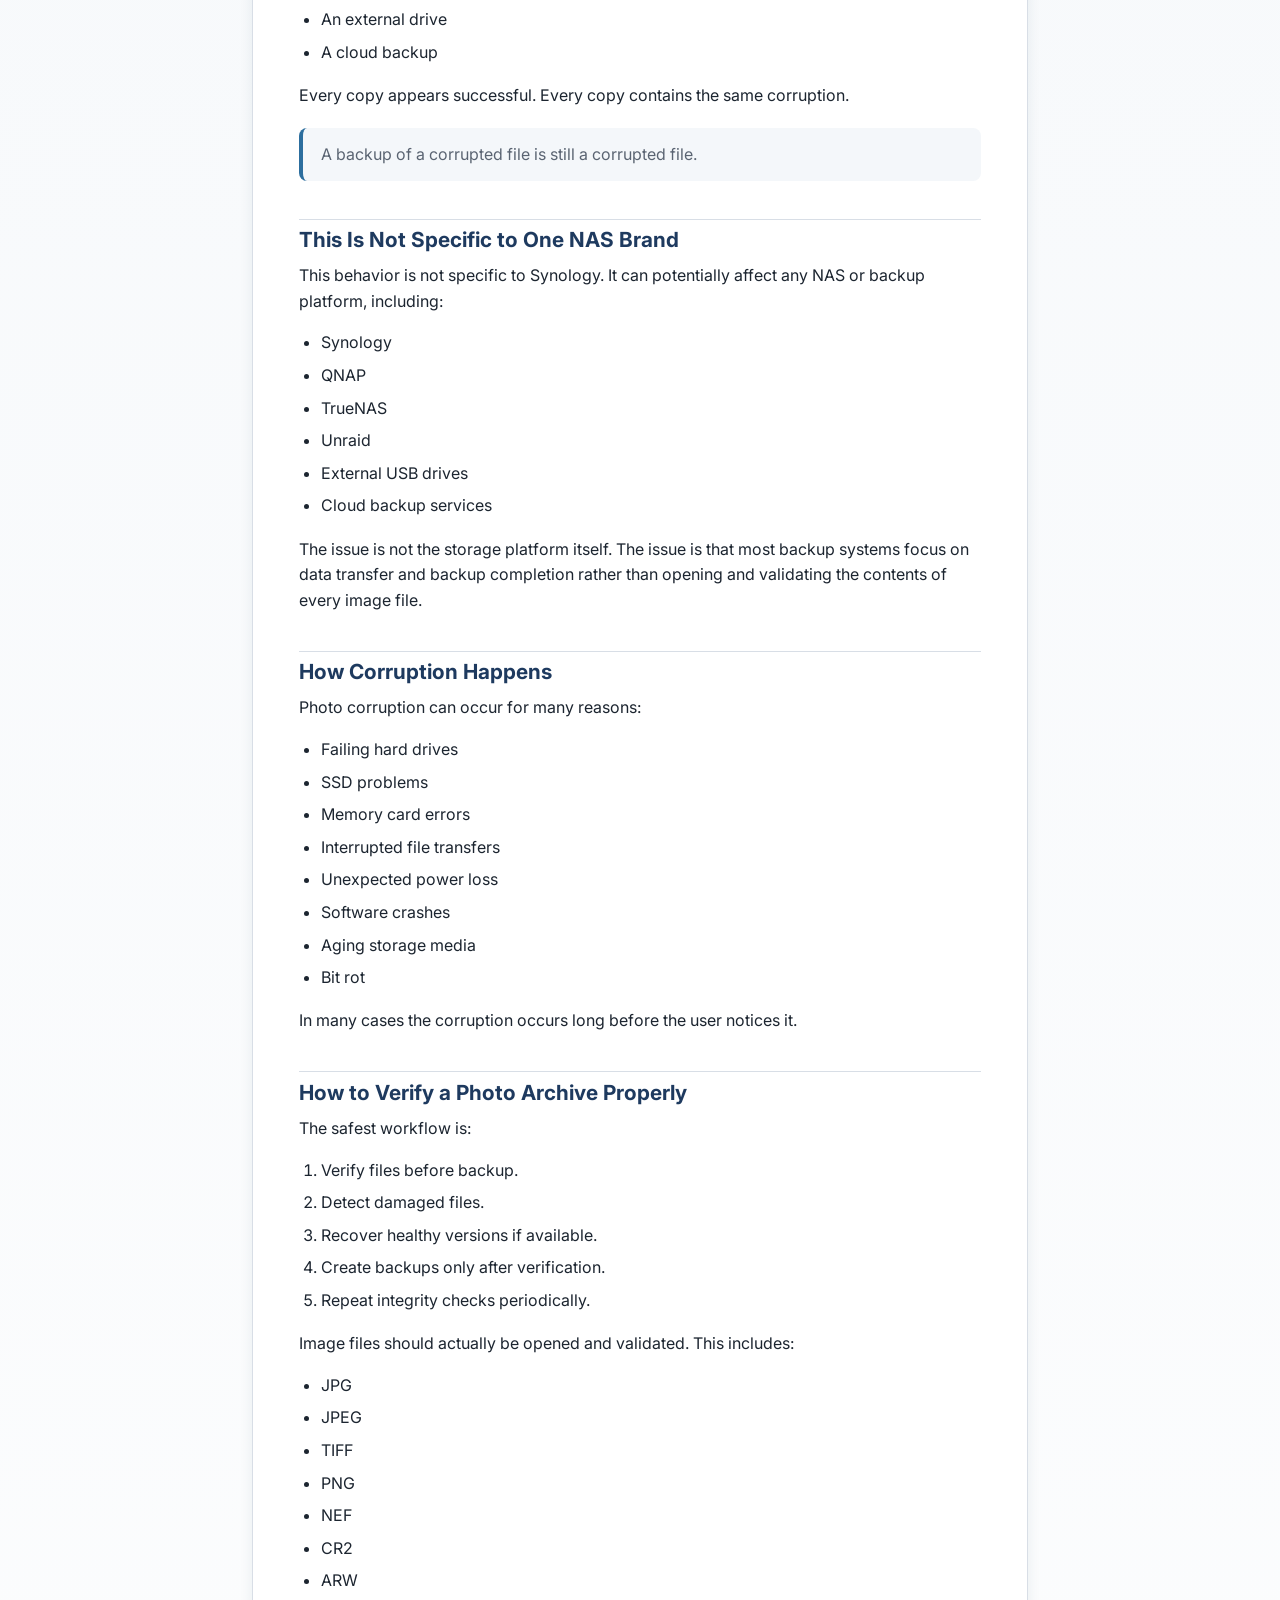
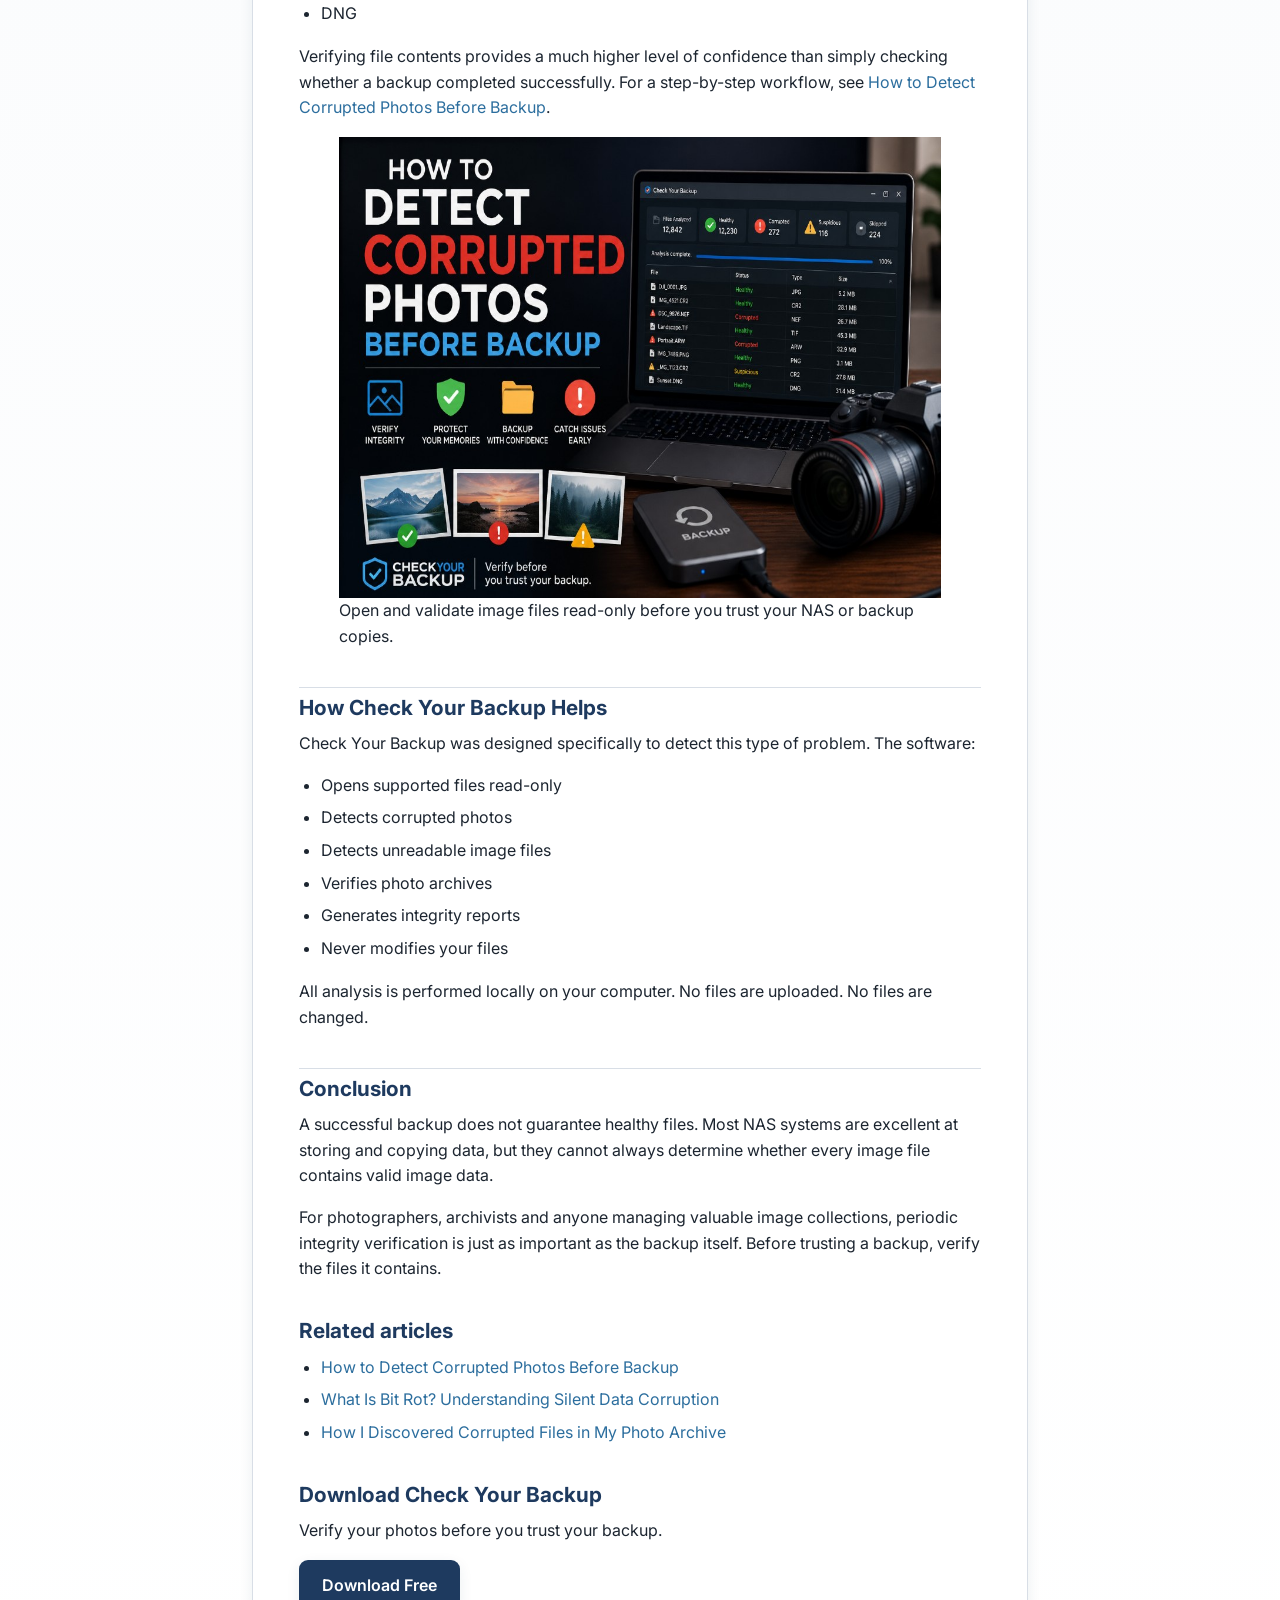
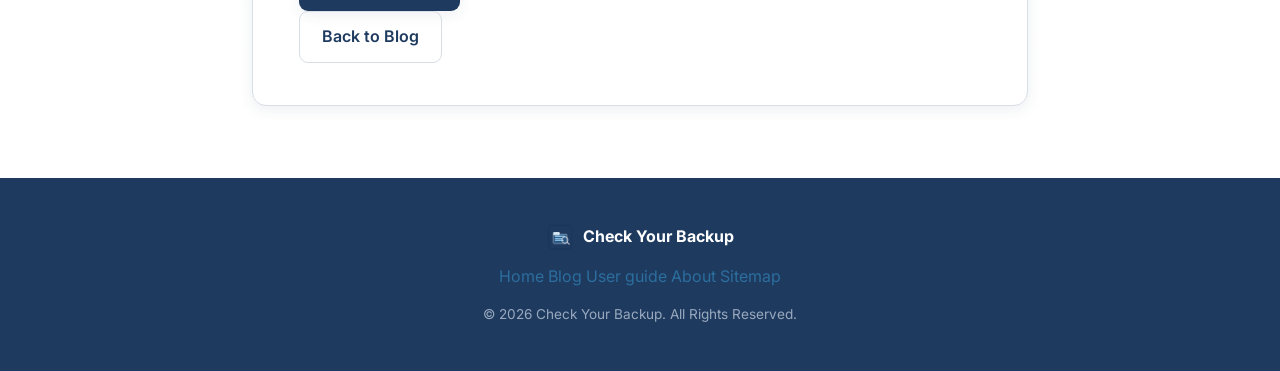
<file: blog/why-nas-backups-dont-detect-corrupted-photos.html>
<!DOCTYPE html>
<html lang="en">
<head>
  <meta charset="UTF-8" />
  <meta name="viewport" content="width=device-width, initial-scale=1.0" />
  <title>Why NAS Backups Don't Detect Corrupted Photos — Check Your Backup Blog</title>
  <meta name="description" content="Learn why NAS backups can successfully copy corrupted photos and why verifying file integrity is essential before archiving data on Synology, QNAP, TrueNAS, Unraid and other storage systems." />
  <meta name="keywords" content="NAS backup verification, corrupted photos, photo archive integrity, backup corruption, Synology backup, QNAP backup, RAW file verification, detect corrupted photos" />
  <meta name="robots" content="index, follow, max-image-preview:large" />
  <link rel="canonical" href="https://checkyourbackup.com/blog/why-nas-backups-dont-detect-corrupted-photos.html" />
  <meta property="og:type" content="article" />
  <meta property="og:site_name" content="Check Your Backup" />
  <meta property="og:locale" content="en_US" />
  <meta property="og:url" content="https://checkyourbackup.com/blog/why-nas-backups-dont-detect-corrupted-photos.html" />
  <meta property="og:title" content="Why NAS Backups Don't Detect Corrupted Photos" />
  <meta property="og:description" content="Learn why NAS backups can successfully copy corrupted photos and why verifying file integrity is essential before archiving data on Synology, QNAP, TrueNAS, Unraid and other storage systems." />
  <meta property="og:image" content="https://checkyourbackup.com/assets/img/blog/detect-corrupted-photos-before-backup.png" />
  <meta property="og:image:alt" content="How to detect corrupted photos before backup with Check Your Backup integrity analysis." />
  <meta property="article:published_time" content="2026-06-10" />
  <meta property="article:author" content="Manuel Pinar" />
  <meta property="article:section" content="Backup Integrity" />
  <meta name="twitter:card" content="summary_large_image" />
  <meta name="twitter:title" content="Why NAS Backups Don't Detect Corrupted Photos" />
  <meta name="twitter:description" content="Learn why NAS backups can successfully copy corrupted photos and why verifying file integrity is essential before archiving data on Synology, QNAP, TrueNAS, Unraid and other storage systems." />
  <meta name="twitter:image" content="https://checkyourbackup.com/assets/img/blog/detect-corrupted-photos-before-backup.png" />
  <link rel="icon" href="../assets/img/favicon.ico" />
  <link rel="preconnect" href="https://fonts.googleapis.com" />
  <link rel="preconnect" href="https://fonts.gstatic.com" crossorigin />
  <link href="https://fonts.googleapis.com/css2?family=Inter:wght@400;500;600;700;800&display=swap" rel="stylesheet" />
  <link rel="stylesheet" href="../assets/css/styles.css" />
  <script type="application/ld+json">
  {
    "@context": "https://schema.org",
    "@type": "BlogPosting",
    "headline": "Why NAS Backups Don't Detect Corrupted Photos",
    "description": "Learn why NAS backups can successfully copy corrupted photos and why verifying file integrity is essential before archiving data on Synology, QNAP, TrueNAS, Unraid and other storage systems.",
    "url": "https://checkyourbackup.com/blog/why-nas-backups-dont-detect-corrupted-photos.html",
    "datePublished": "2026-06-10",
    "dateModified": "2026-06-10",
    "inLanguage": "en",
    "articleSection": "Backup Integrity",
    "author": {
      "@type": "Person",
      "name": "Manuel Pinar"
    },
    "publisher": {
      "@type": "Organization",
      "name": "Check Your Backup",
      "url": "https://checkyourbackup.com/",
      "logo": {
        "@type": "ImageObject",
        "url": "https://checkyourbackup.com/assets/img/logo.png"
      }
    },
    "image": "https://checkyourbackup.com/assets/img/blog/detect-corrupted-photos-before-backup.png",
    "mainEntityOfPage": {
      "@type": "WebPage",
      "@id": "https://checkyourbackup.com/blog/why-nas-backups-dont-detect-corrupted-photos.html"
    },
    "keywords": [
      "NAS backup verification",
      "corrupted photos",
      "photo archive integrity",
      "backup corruption",
      "Synology backup",
      "QNAP backup",
      "RAW file verification",
      "detect corrupted photos"
    ]
  }
  </script>
  <script type="application/ld+json">
  {
    "@context": "https://schema.org",
    "@type": "BreadcrumbList",
    "itemListElement": [
      {
        "@type": "ListItem",
        "position": 1,
        "name": "Home",
        "item": "https://checkyourbackup.com/"
      },
      {
        "@type": "ListItem",
        "position": 2,
        "name": "Blog",
        "item": "https://checkyourbackup.com/blog/"
      },
      {
        "@type": "ListItem",
        "position": 3,
        "name": "Why NAS Backups Don't Detect Corrupted Photos",
        "item": "https://checkyourbackup.com/blog/why-nas-backups-dont-detect-corrupted-photos.html"
      }
    ]
  }
  </script>
</head>
<body>
  <header class="doc-topbar">
    <div class="container header-inner">
      <a class="brand" href="../index.html">
        <img src="../assets/img/logo.png" alt="Check Your Backup logo" class="brand-logo" />
        <span class="brand-name">Check Your Backup</span>
      </a>
      <a class="doc-back" href="index.html">← Back to Blog</a>
    </div>
  </header>

  <main class="doc-main">
    <div class="doc-wrap">
      <article class="doc-article">

        <nav class="doc-breadcrumb" aria-label="Breadcrumb">
          <a href="../index.html">Home</a> / <a href="index.html">Blog</a> / <span aria-current="page">Why NAS Backups Don't Detect Corruption</span>
        </nav>
        <span class="doc-eyebrow">Blog · Backup Integrity</span>
        <h1>Why NAS Backups Don't Detect Corrupted Photos</h1>
        <p class="doc-meta">Published June 10, 2026 · By Manuel Pinar · NAS backup · Photo integrity</p>

        <p>
          Many users believe that if a NAS backup completes successfully, their files are safe.
          Unfortunately, this is not always true.
        </p>
        <p>
          A backup job can finish without errors while still copying corrupted, damaged or unreadable
          files. This is because most backup systems focus on verifying the copy process itself,
          not the actual contents of every file.
        </p>

        <h2>The Common Misconception About Backups</h2>
        <p>
          Many people assume that a successful backup means every file has been fully verified.
          In reality, most backup software is designed to answer a much simpler question:
        </p>
        <p><strong>"Was the file copied successfully?"</strong></p>
        <p>
          If the answer is yes, the backup is considered successful. However, that does not
          necessarily mean the file itself is healthy. A file may already be corrupted before the
          backup starts. If that happens, the backup system will often copy the corrupted file
          exactly as it exists.
        </p>

        <h2>A Corrupted Photo Can Look Perfectly Normal</h2>
        <p>
          One of the biggest dangers is that corrupted photos often appear normal. A damaged file
          may still have:
        </p>
        <ul>
          <li>The correct filename</li>
          <li>The expected file size</li>
          <li>The correct modification date</li>
          <li>The correct folder location</li>
        </ul>
        <p>
          From the outside, nothing looks wrong. Only when someone tries to open the file months
          or years later does the problem become visible. At that point, recovery may no longer
          be possible.
        </p>

        <h2>Why Photographers Are Especially Vulnerable</h2>
        <p>
          Photographers often manage:
        </p>
        <ul>
          <li>Large RAW archives</li>
          <li>Multiple backup disks</li>
          <li>NAS storage</li>
          <li>Cloud backups</li>
          <li>Long-term archives</li>
        </ul>
        <p>
          When a corrupted image enters the workflow, it can silently spread across every backup.
          The same damaged file may exist in:
        </p>
        <ul>
          <li>The original folder</li>
          <li>The NAS</li>
          <li>An external drive</li>
          <li>A cloud backup</li>
        </ul>
        <p>
          Every copy appears successful. Every copy contains the same corruption.
        </p>
        <div class="doc-callout">
          A backup of a corrupted file is still a corrupted file.
        </div>

        <h2>This Is Not Specific to One NAS Brand</h2>
        <p>
          This behavior is not specific to Synology. It can potentially affect any NAS or backup
          platform, including:
        </p>
        <ul>
          <li>Synology</li>
          <li>QNAP</li>
          <li>TrueNAS</li>
          <li>Unraid</li>
          <li>External USB drives</li>
          <li>Cloud backup services</li>
        </ul>
        <p>
          The issue is not the storage platform itself. The issue is that most backup systems
          focus on data transfer and backup completion rather than opening and validating the
          contents of every image file.
        </p>

        <h2>How Corruption Happens</h2>
        <p>
          Photo corruption can occur for many reasons:
        </p>
        <ul>
          <li>Failing hard drives</li>
          <li>SSD problems</li>
          <li>Memory card errors</li>
          <li>Interrupted file transfers</li>
          <li>Unexpected power loss</li>
          <li>Software crashes</li>
          <li>Aging storage media</li>
          <li>Bit rot</li>
        </ul>
        <p>
          In many cases the corruption occurs long before the user notices it.
        </p>

        <h2>How to Verify a Photo Archive Properly</h2>
        <p>
          The safest workflow is:
        </p>
        <ol>
          <li>Verify files before backup.</li>
          <li>Detect damaged files.</li>
          <li>Recover healthy versions if available.</li>
          <li>Create backups only after verification.</li>
          <li>Repeat integrity checks periodically.</li>
        </ol>
        <p>
          Image files should actually be opened and validated. This includes:
        </p>
        <ul>
          <li>JPG</li>
          <li>JPEG</li>
          <li>TIFF</li>
          <li>PNG</li>
          <li>NEF</li>
          <li>CR2</li>
          <li>ARW</li>
          <li>DNG</li>
        </ul>
        <p>
          Verifying file contents provides a much higher level of confidence than simply checking
          whether a backup completed successfully. For a step-by-step workflow, see
          <a href="how-to-detect-corrupted-photos-before-backup.html">How to Detect Corrupted Photos Before Backup</a>.
        </p>

        <figure class="blog-figure">
          <img src="../assets/img/blog/detect-corrupted-photos-before-backup.png" width="820" height="461" alt="Check Your Backup showing how to detect corrupted photos before backup with integrity analysis of JPG, RAW and other image formats." loading="lazy" />
          <figcaption>Open and validate image files read-only before you trust your NAS or backup copies.</figcaption>
        </figure>

        <h2>How Check Your Backup Helps</h2>
        <p>
          Check Your Backup was designed specifically to detect this type of problem. The software:
        </p>
        <ul>
          <li>Opens supported files read-only</li>
          <li>Detects corrupted photos</li>
          <li>Detects unreadable image files</li>
          <li>Verifies photo archives</li>
          <li>Generates integrity reports</li>
          <li>Never modifies your files</li>
        </ul>
        <p>
          All analysis is performed locally on your computer. No files are uploaded. No files are
          changed.
        </p>

        <h2>Conclusion</h2>
        <p>
          A successful backup does not guarantee healthy files. Most NAS systems are excellent at
          storing and copying data, but they cannot always determine whether every image file
          contains valid image data.
        </p>
        <p>
          For photographers, archivists and anyone managing valuable image collections, periodic
          integrity verification is just as important as the backup itself. Before trusting a
          backup, verify the files it contains.
        </p>

        <aside class="blog-related">
          <h2 class="blog-related-title">Related articles</h2>
          <ul class="blog-related-list">
            <li><a href="how-to-detect-corrupted-photos-before-backup.html">How to Detect Corrupted Photos Before Backup</a></li>
            <li><a href="what-is-bit-rot.html">What Is Bit Rot? Understanding Silent Data Corruption</a></li>
            <li><a href="how-i-discovered-corrupted-files-in-my-photo-archive.html">How I Discovered Corrupted Files in My Photo Archive</a></li>
          </ul>
        </aside>

        <div class="blog-cta">
          <h2 class="blog-cta-title">Download Check Your Backup</h2>
          <p class="blog-cta-text">Verify your photos before you trust your backup.</p>
          <a class="btn btn-primary" href="../index.html#download">Download Free</a>
        </div>

        <div class="doc-actions">
          <a class="btn btn-ghost" href="index.html">Back to Blog</a>
        </div>
      </article>
    </div>
  </main>

  <footer class="site-footer">
    <div class="container footer-inner">
      <div class="footer-brand">
        <img src="../assets/img/logo.png" alt="" class="brand-logo" />
        <span>Check Your Backup</span>
      </div>

      <nav class="footer-nav" aria-label="Site links">
        <a href="../index.html">Home</a>
        <a href="index.html">Blog</a>
        <a href="../docs/user-guide.html">User guide</a>
        <a href="../docs/about.html">About</a>
        <a href="../sitemap.xml">Sitemap</a>
      </nav>
      <p class="footer-meta">© <span id="year">2026</span> Check Your Backup. All Rights Reserved.</p>
    </div>
  </footer>

  <script>document.getElementById("year").textContent = new Date().getFullYear();</script>
</body>
</html>
</file>
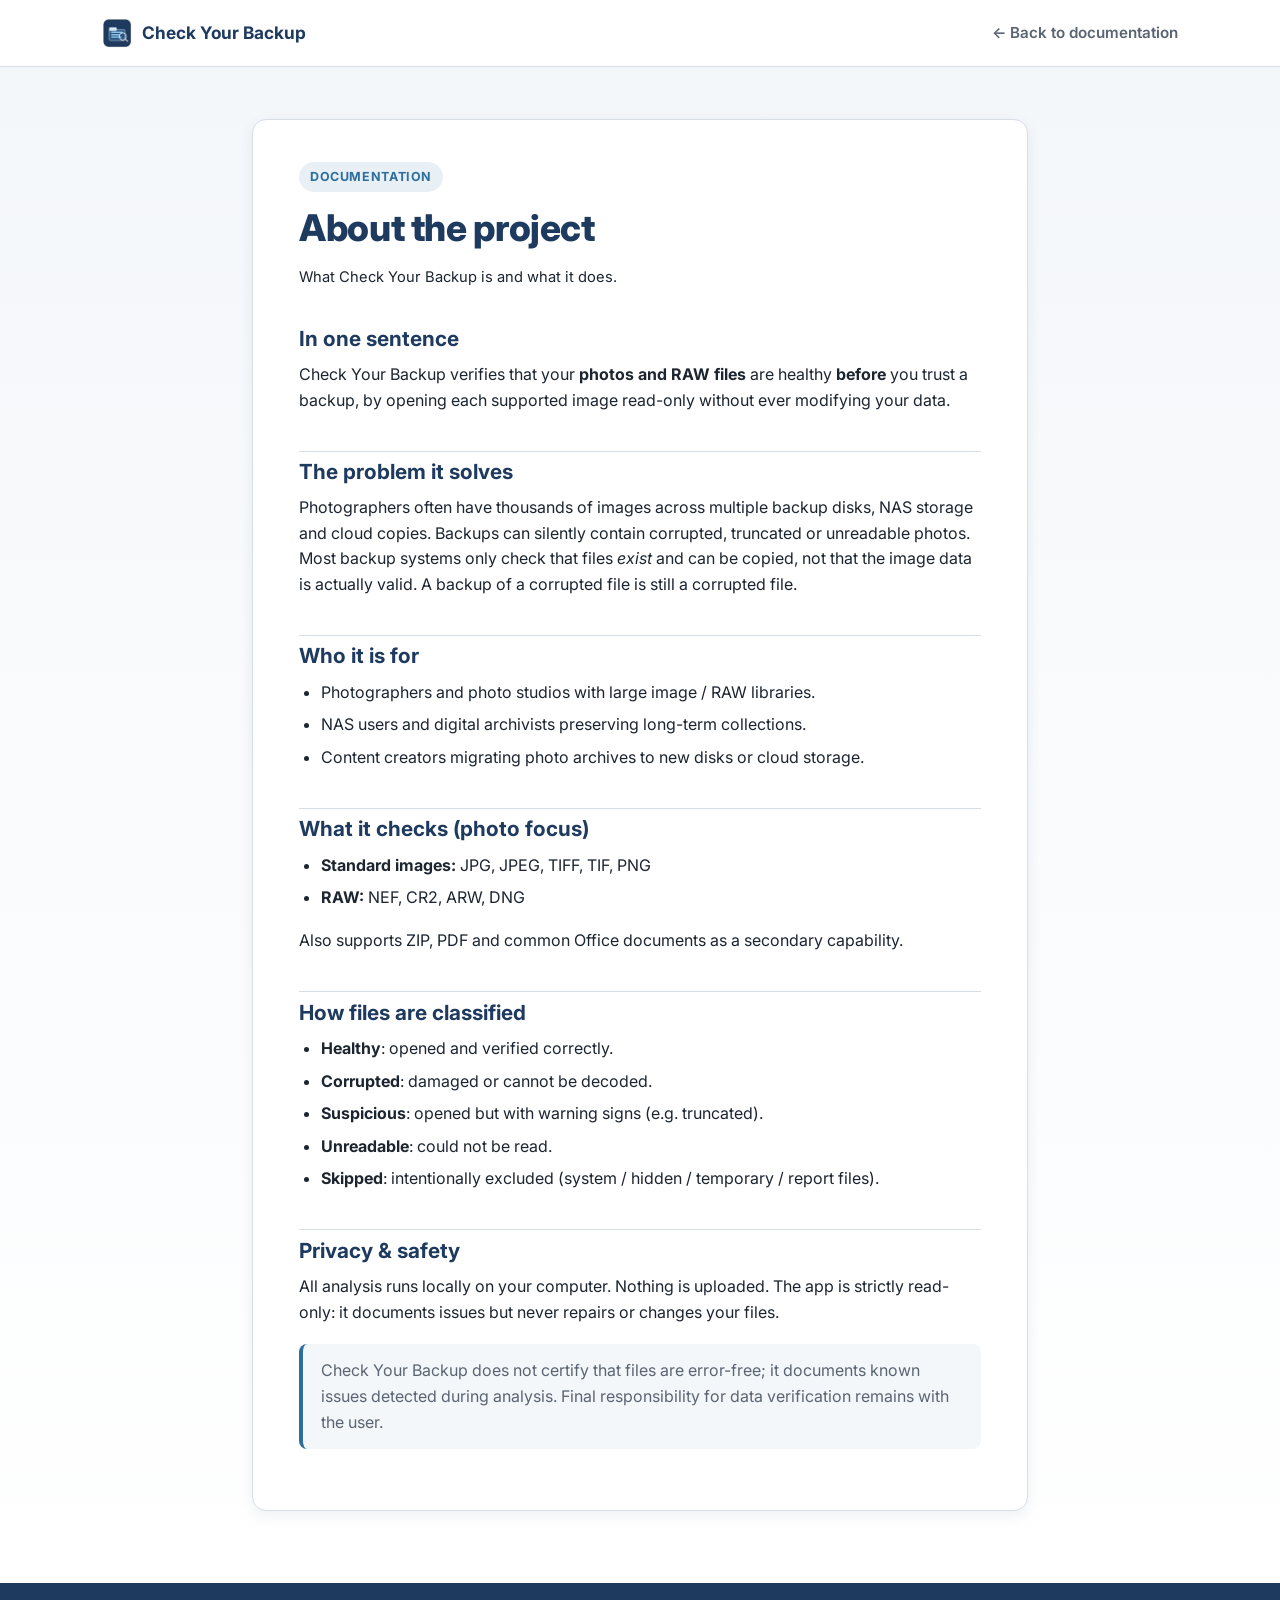
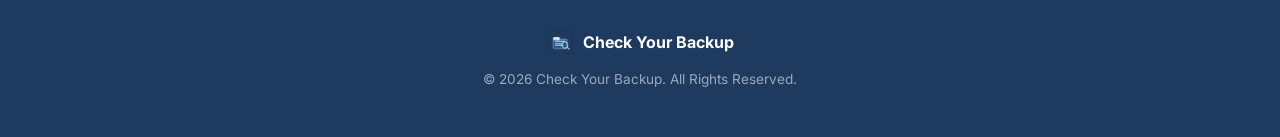
<file: docs/about.html>
<!DOCTYPE html>
<html lang="en">
<head>
  <meta charset="UTF-8" />
  <meta name="viewport" content="width=device-width, initial-scale=1.0" />
  <title>About the Project — Check Your Backup</title>
  <meta name="description" content="Photo and RAW integrity verification for photographers and archives. Detect corrupted JPG, TIFF, PNG and RAW files read-only before backup." />
  <meta name="robots" content="index, follow" />
  <link rel="canonical" href="https://checkyourbackup.com/docs/about.html" />
  <meta property="og:type" content="article" />
  <meta property="og:site_name" content="Check Your Backup" />
  <meta property="og:url" content="https://checkyourbackup.com/docs/about.html" />
  <meta property="og:title" content="About the Project — Check Your Backup" />
  <meta property="og:description" content="What Check Your Backup is, who it is for, and exactly what it checks." />
  <meta property="og:image" content="https://checkyourbackup.com/assets/img/og-image.png" />
  <meta name="twitter:card" content="summary_large_image" />
  <meta name="twitter:title" content="About the Project — Check Your Backup" />
  <meta name="twitter:description" content="What Check Your Backup is, who it is for, and exactly what it checks." />
  <meta name="twitter:image" content="https://checkyourbackup.com/assets/img/og-image.png" />
  <link rel="icon" href="../assets/img/favicon.ico" />
  <link rel="preconnect" href="https://fonts.googleapis.com" />
  <link rel="preconnect" href="https://fonts.gstatic.com" crossorigin />
  <link href="https://fonts.googleapis.com/css2?family=Inter:wght@400;500;600;700;800&display=swap" rel="stylesheet" />
  <link rel="stylesheet" href="../assets/css/styles.css" />
</head>
<body>
  <header class="doc-topbar">
    <div class="container header-inner">
      <a class="brand" href="../index.html">
        <img src="../assets/img/logo.png" alt="Check Your Backup logo" class="brand-logo" />
        <span class="brand-name">Check Your Backup</span>
      </a>
      <a class="doc-back" href="../index.html#docs">← Back to documentation</a>
    </div>
  </header>

  <main class="doc-main">
    <div class="doc-wrap">
      <article class="doc-article">
        <span class="doc-eyebrow">Documentation</span>
        <h1>About the project</h1>
        <p class="doc-meta">What Check Your Backup is and what it does.</p>

        <h2>In one sentence</h2>
        <p>
          Check Your Backup verifies that your <strong>photos and RAW files</strong> are healthy
          <strong>before</strong> you trust a backup, by opening each supported image read-only
          without ever modifying your data.
        </p>

        <h2>The problem it solves</h2>
        <p>
          Photographers often have thousands of images across multiple backup disks, NAS
          storage and cloud copies. Backups can silently contain corrupted, truncated or
          unreadable photos. Most backup systems only check that files <em>exist</em> and
          can be copied, not that the image data is actually valid. A backup of a corrupted
          file is still a corrupted file.
        </p>

        <h2>Who it is for</h2>
        <ul>
          <li>Photographers and photo studios with large image / RAW libraries.</li>
          <li>NAS users and digital archivists preserving long-term collections.</li>
          <li>Content creators migrating photo archives to new disks or cloud storage.</li>
        </ul>

        <h2>What it checks (photo focus)</h2>
        <ul>
          <li><strong>Standard images:</strong> JPG, JPEG, TIFF, TIF, PNG</li>
          <li><strong>RAW:</strong> NEF, CR2, ARW, DNG</li>
        </ul>
        <p>Also supports ZIP, PDF and common Office documents as a secondary capability.</p>

        <h2>How files are classified</h2>
        <ul>
          <li><strong>Healthy</strong>: opened and verified correctly.</li>
          <li><strong>Corrupted</strong>: damaged or cannot be decoded.</li>
          <li><strong>Suspicious</strong>: opened but with warning signs (e.g. truncated).</li>
          <li><strong>Unreadable</strong>: could not be read.</li>
          <li><strong>Skipped</strong>: intentionally excluded (system / hidden / temporary / report files).</li>
        </ul>

        <h2>Privacy &amp; safety</h2>
        <p>
          All analysis runs locally on your computer. Nothing is uploaded. The app is
          strictly read-only: it documents issues but never repairs or changes your files.
        </p>

        <div class="doc-callout">
          Check Your Backup does not certify that files are error-free; it documents known
          issues detected during analysis. Final responsibility for data verification
          remains with the user.
        </div>
      </article>
    </div>
  </main>

  <footer class="site-footer">
    <div class="container footer-inner">
      <div class="footer-brand">
        <img src="../assets/img/logo.png" alt="" class="brand-logo" />
        <span>Check Your Backup</span>
      </div>
      <p class="footer-meta">© <span id="year">2026</span> Check Your Backup. All Rights Reserved.</p>
    </div>
  </footer>

  <script>document.getElementById("year").textContent = new Date().getFullYear();</script>
</body>
</html>
</file>
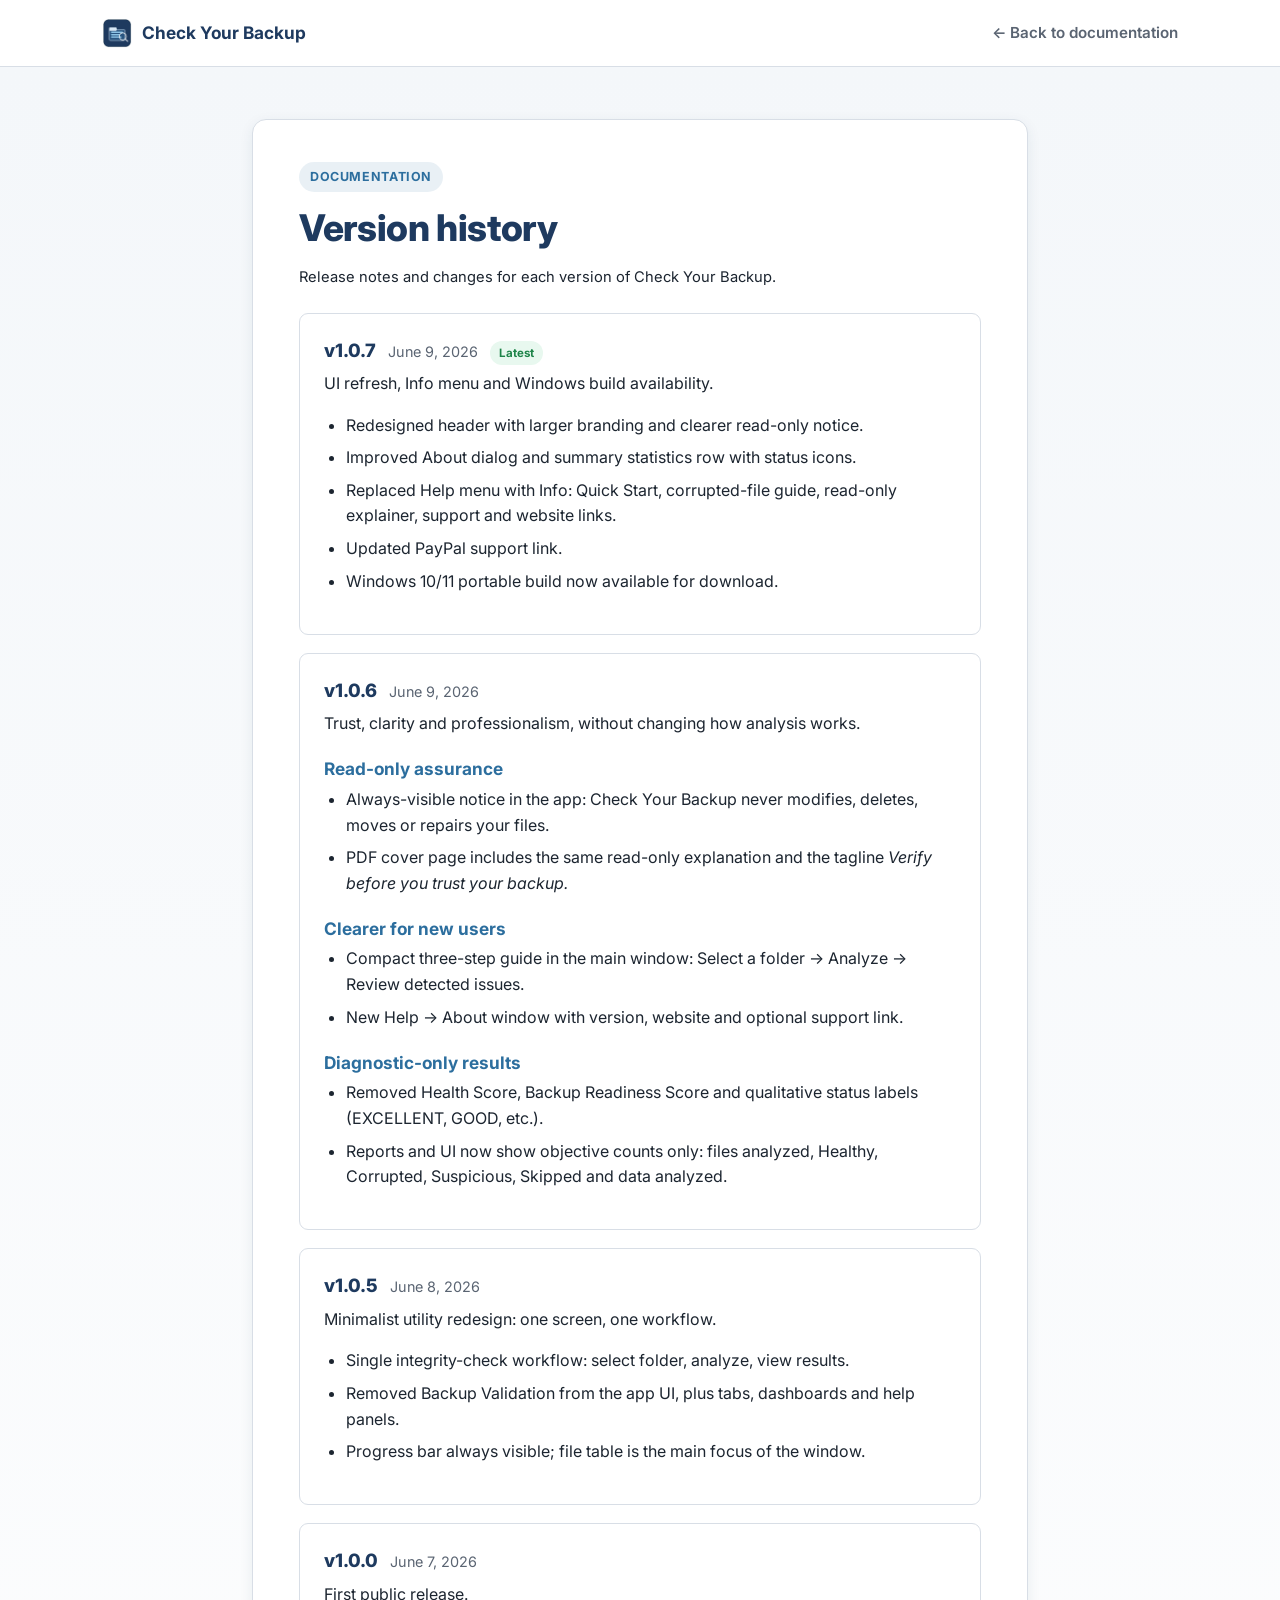
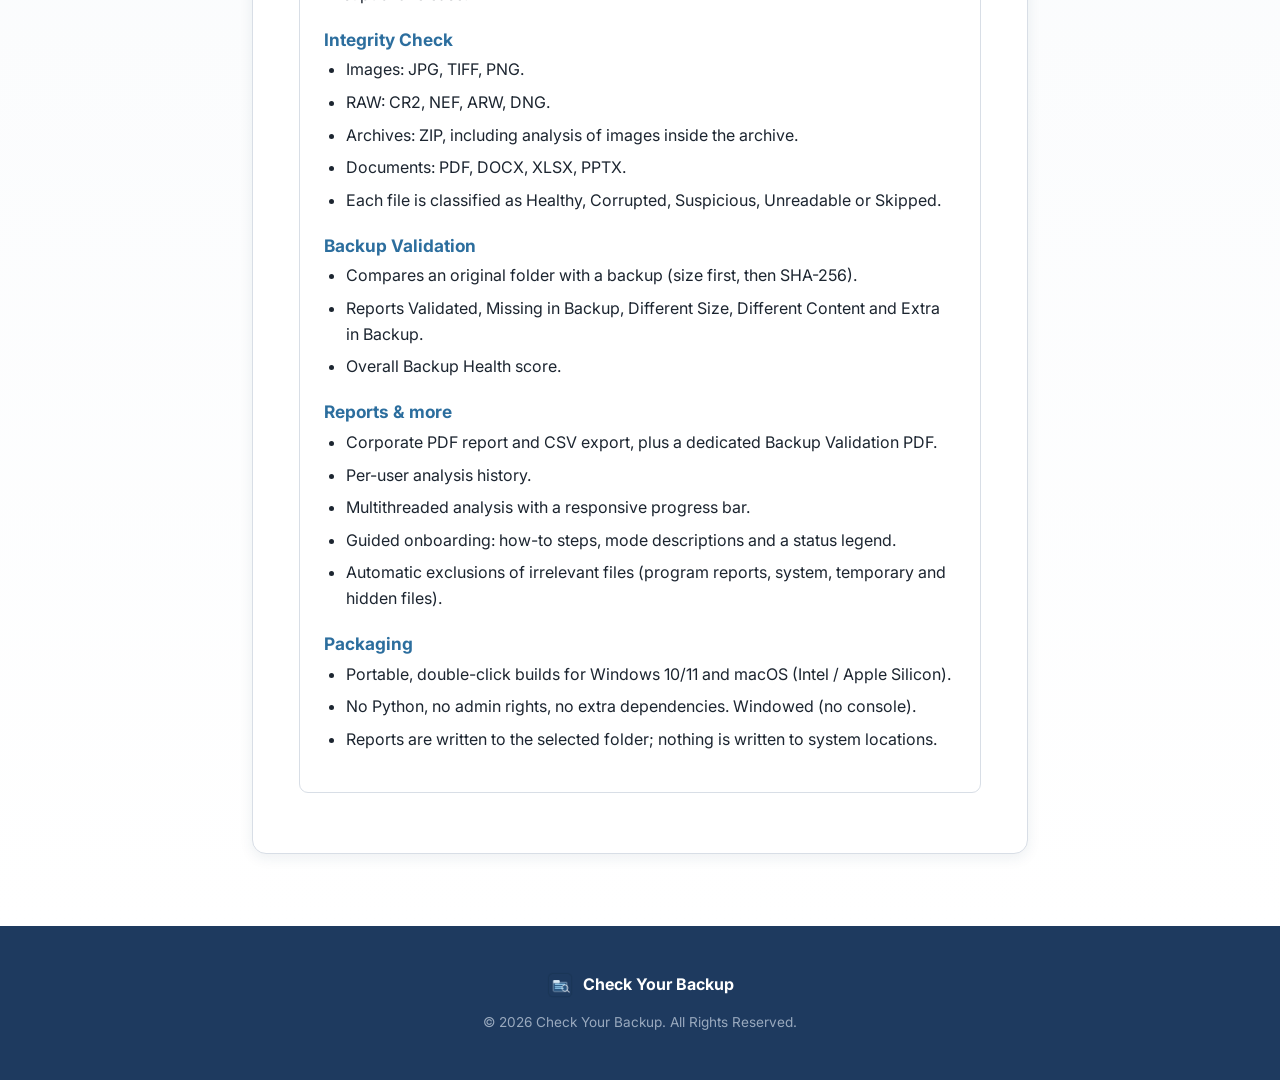
<file: docs/changelog.html>
<!DOCTYPE html>
<html lang="en">
<head>
  <meta charset="UTF-8" />
  <meta name="viewport" content="width=device-width, initial-scale=1.0" />
  <title>Version History — Check Your Backup</title>
  <meta name="description" content="Release notes and version history for Check Your Backup. See what changed in each version of the desktop app." />
  <meta name="robots" content="index, follow" />
  <link rel="canonical" href="https://checkyourbackup.com/docs/changelog.html" />
  <meta property="og:type" content="article" />
  <meta property="og:site_name" content="Check Your Backup" />
  <meta property="og:url" content="https://checkyourbackup.com/docs/changelog.html" />
  <meta property="og:title" content="Version History — Check Your Backup" />
  <meta property="og:description" content="Release notes and version history for Check Your Backup." />
  <meta property="og:image" content="https://checkyourbackup.com/assets/img/og-image.png" />
  <meta name="twitter:card" content="summary_large_image" />
  <meta name="twitter:title" content="Version History — Check Your Backup" />
  <meta name="twitter:description" content="Release notes and version history for Check Your Backup." />
  <meta name="twitter:image" content="https://checkyourbackup.com/assets/img/og-image.png" />
  <link rel="icon" href="../assets/img/favicon.ico" />
  <link rel="preconnect" href="https://fonts.googleapis.com" />
  <link rel="preconnect" href="https://fonts.gstatic.com" crossorigin />
  <link href="https://fonts.googleapis.com/css2?family=Inter:wght@400;500;600;700;800&display=swap" rel="stylesheet" />
  <link rel="stylesheet" href="../assets/css/styles.css" />
</head>
<body>
  <header class="doc-topbar">
    <div class="container header-inner">
      <a class="brand" href="../index.html">
        <img src="../assets/img/logo.png" alt="Check Your Backup logo" class="brand-logo" />
        <span class="brand-name">Check Your Backup</span>
      </a>
      <a class="doc-back" href="../index.html#docs">← Back to documentation</a>
    </div>
  </header>

  <main class="doc-main">
    <div class="doc-wrap">
      <article class="doc-article">
        <span class="doc-eyebrow">Documentation</span>
        <h1>Version history</h1>
        <p class="doc-meta">Release notes and changes for each version of Check Your Backup.</p>

        <!--
          To add a new release, copy a .doc-version block below, update the tag,
          date and bullet points. Keep the newest version at the top.
        -->

        <div class="doc-version">
          <div class="doc-version-head">
            <span class="doc-version-tag">v1.0.7</span>
            <span class="doc-version-date">June 9, 2026</span>
            <span class="doc-badge">Latest</span>
          </div>
          <p>UI refresh, Info menu and Windows build availability.</p>
          <ul>
            <li>Redesigned header with larger branding and clearer read-only notice.</li>
            <li>Improved About dialog and summary statistics row with status icons.</li>
            <li>Replaced Help menu with Info: Quick Start, corrupted-file guide, read-only explainer, support and website links.</li>
            <li>Updated PayPal support link.</li>
            <li>Windows 10/11 portable build now available for download.</li>
          </ul>
        </div>

        <div class="doc-version">
          <div class="doc-version-head">
            <span class="doc-version-tag">v1.0.6</span>
            <span class="doc-version-date">June 9, 2026</span>
          </div>
          <p>Trust, clarity and professionalism, without changing how analysis works.</p>
          <h3>Read-only assurance</h3>
          <ul>
            <li>Always-visible notice in the app: Check Your Backup never modifies, deletes, moves or repairs your files.</li>
            <li>PDF cover page includes the same read-only explanation and the tagline <em>Verify before you trust your backup.</em></li>
          </ul>
          <h3>Clearer for new users</h3>
          <ul>
            <li>Compact three-step guide in the main window: Select a folder → Analyze → Review detected issues.</li>
            <li>New Help → About window with version, website and optional support link.</li>
          </ul>
          <h3>Diagnostic-only results</h3>
          <ul>
            <li>Removed Health Score, Backup Readiness Score and qualitative status labels (EXCELLENT, GOOD, etc.).</li>
            <li>Reports and UI now show objective counts only: files analyzed, Healthy, Corrupted, Suspicious, Skipped and data analyzed.</li>
          </ul>
        </div>

        <div class="doc-version">
          <div class="doc-version-head">
            <span class="doc-version-tag">v1.0.5</span>
            <span class="doc-version-date">June 8, 2026</span>
          </div>
          <p>Minimalist utility redesign: one screen, one workflow.</p>
          <ul>
            <li>Single integrity-check workflow: select folder, analyze, view results.</li>
            <li>Removed Backup Validation from the app UI, plus tabs, dashboards and help panels.</li>
            <li>Progress bar always visible; file table is the main focus of the window.</li>
          </ul>
        </div>

        <div class="doc-version">
          <div class="doc-version-head">
            <span class="doc-version-tag">v1.0.0</span>
            <span class="doc-version-date">June 7, 2026</span>
          </div>
          <p>First public release.</p>
          <h3>Integrity Check</h3>
          <ul>
            <li>Images: JPG, TIFF, PNG.</li>
            <li>RAW: CR2, NEF, ARW, DNG.</li>
            <li>Archives: ZIP, including analysis of images inside the archive.</li>
            <li>Documents: PDF, DOCX, XLSX, PPTX.</li>
            <li>Each file is classified as Healthy, Corrupted, Suspicious, Unreadable or Skipped.</li>
          </ul>
          <h3>Backup Validation</h3>
          <ul>
            <li>Compares an original folder with a backup (size first, then SHA-256).</li>
            <li>Reports Validated, Missing in Backup, Different Size, Different Content and Extra in Backup.</li>
            <li>Overall Backup Health score.</li>
          </ul>
          <h3>Reports &amp; more</h3>
          <ul>
            <li>Corporate PDF report and CSV export, plus a dedicated Backup Validation PDF.</li>
            <li>Per-user analysis history.</li>
            <li>Multithreaded analysis with a responsive progress bar.</li>
            <li>Guided onboarding: how-to steps, mode descriptions and a status legend.</li>
            <li>Automatic exclusions of irrelevant files (program reports, system, temporary and hidden files).</li>
          </ul>
          <h3>Packaging</h3>
          <ul>
            <li>Portable, double-click builds for Windows 10/11 and macOS (Intel / Apple Silicon).</li>
            <li>No Python, no admin rights, no extra dependencies. Windowed (no console).</li>
            <li>Reports are written to the selected folder; nothing is written to system locations.</li>
          </ul>
        </div>

      </article>
    </div>
  </main>

  <footer class="site-footer">
    <div class="container footer-inner">
      <div class="footer-brand">
        <img src="../assets/img/logo.png" alt="" class="brand-logo" />
        <span>Check Your Backup</span>
      </div>
      <p class="footer-meta">© <span id="year">2026</span> Check Your Backup. All Rights Reserved.</p>
    </div>
  </footer>

  <script>document.getElementById("year").textContent = new Date().getFullYear();</script>
</body>
</html>
</file>
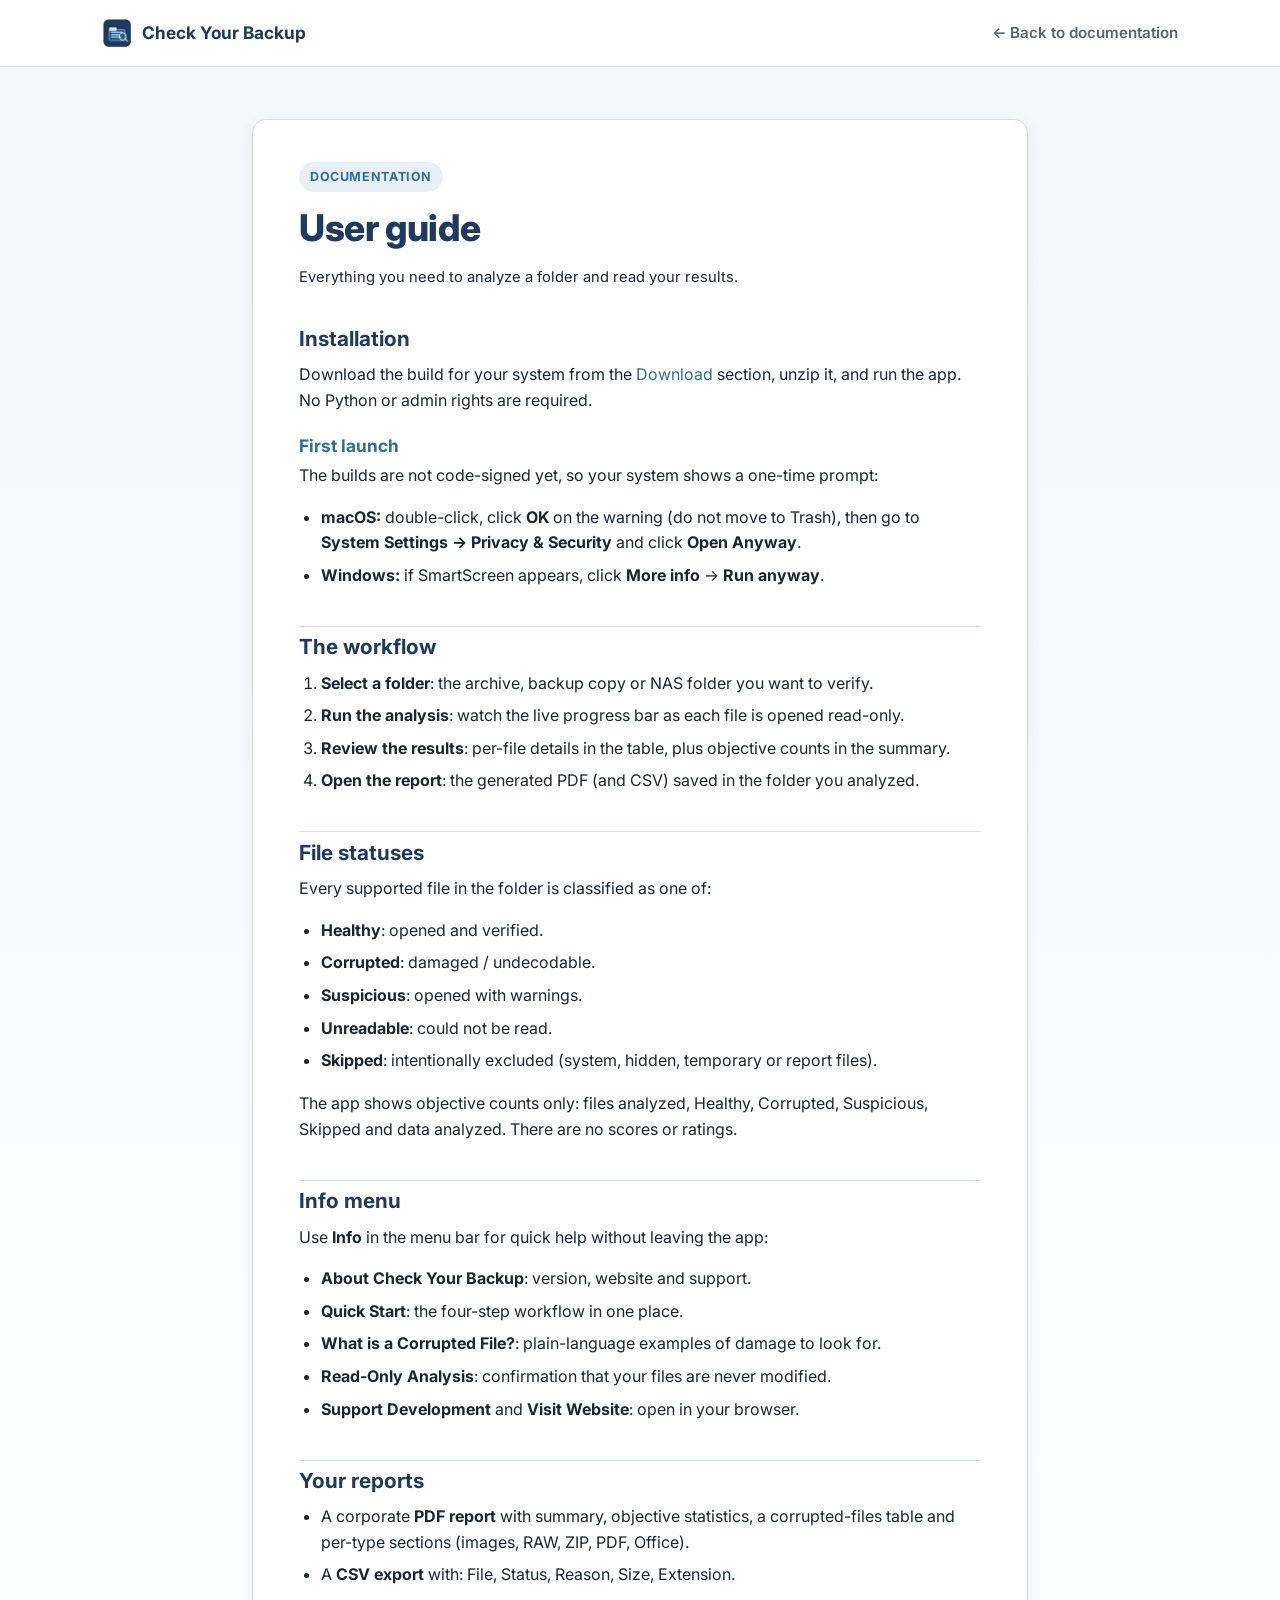
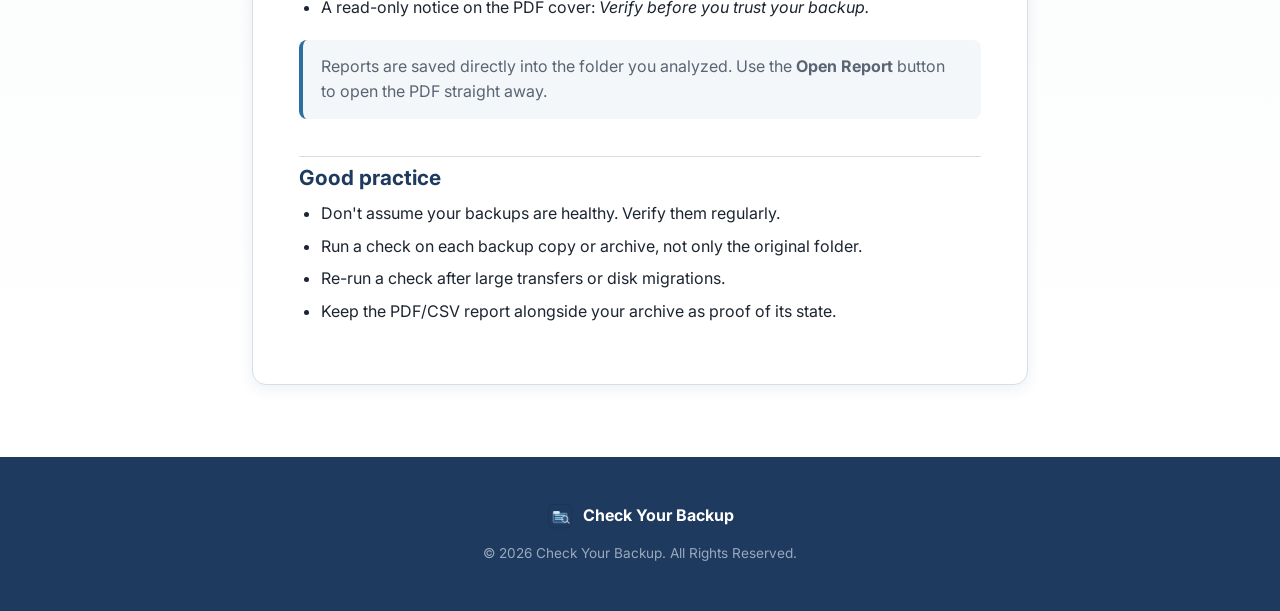
<file: docs/user-guide.html>
<!DOCTYPE html>
<html lang="en">
<head>
  <meta charset="UTF-8" />
  <meta name="viewport" content="width=device-width, initial-scale=1.0" />
  <title>User Guide — Check Your Backup</title>
  <meta name="description" content="Step-by-step guide to run an integrity check with Check Your Backup. Install, analyze a folder, and read PDF and CSV reports." />
  <meta name="robots" content="index, follow" />
  <link rel="canonical" href="https://checkyourbackup.com/docs/user-guide.html" />
  <meta property="og:type" content="article" />
  <meta property="og:site_name" content="Check Your Backup" />
  <meta property="og:url" content="https://checkyourbackup.com/docs/user-guide.html" />
  <meta property="og:title" content="User Guide — Check Your Backup" />
  <meta property="og:description" content="Step-by-step guide to run an integrity check with Check Your Backup." />
  <meta property="og:image" content="https://checkyourbackup.com/assets/img/og-image.png" />
  <meta name="twitter:card" content="summary_large_image" />
  <meta name="twitter:title" content="User Guide — Check Your Backup" />
  <meta name="twitter:description" content="Step-by-step guide to run an integrity check with Check Your Backup." />
  <meta name="twitter:image" content="https://checkyourbackup.com/assets/img/og-image.png" />
  <link rel="icon" href="../assets/img/favicon.ico" />
  <link rel="preconnect" href="https://fonts.googleapis.com" />
  <link rel="preconnect" href="https://fonts.gstatic.com" crossorigin />
  <link href="https://fonts.googleapis.com/css2?family=Inter:wght@400;500;600;700;800&display=swap" rel="stylesheet" />
  <link rel="stylesheet" href="../assets/css/styles.css" />
</head>
<body>
  <header class="doc-topbar">
    <div class="container header-inner">
      <a class="brand" href="../index.html">
        <img src="../assets/img/logo.png" alt="Check Your Backup logo" class="brand-logo" />
        <span class="brand-name">Check Your Backup</span>
      </a>
      <a class="doc-back" href="../index.html#docs">← Back to documentation</a>
    </div>
  </header>

  <main class="doc-main">
    <div class="doc-wrap">
      <article class="doc-article">
        <span class="doc-eyebrow">Documentation</span>
        <h1>User guide</h1>
        <p class="doc-meta">Everything you need to analyze a folder and read your results.</p>

        <h2>Installation</h2>
        <p>
          Download the build for your system from the
          <a href="../index.html#download">Download</a> section, unzip it, and run the app.
          No Python or admin rights are required.
        </p>
        <h3>First launch</h3>
        <p>The builds are not code-signed yet, so your system shows a one-time prompt:</p>
        <ul>
          <li><strong>macOS:</strong> double-click, click <strong>OK</strong> on the warning
            (do not move to Trash), then go to <strong>System Settings → Privacy &amp; Security</strong>
            and click <strong>Open Anyway</strong>.</li>
          <li><strong>Windows:</strong> if SmartScreen appears, click <strong>More info</strong>
            → <strong>Run anyway</strong>.</li>
        </ul>

        <h2>The workflow</h2>
        <ol>
          <li><strong>Select a folder</strong>: the archive, backup copy or NAS folder you want to verify.</li>
          <li><strong>Run the analysis</strong>: watch the live progress bar as each file is opened read-only.</li>
          <li><strong>Review the results</strong>: per-file details in the table, plus objective counts in the summary.</li>
          <li><strong>Open the report</strong>: the generated PDF (and CSV) saved in the folder you analyzed.</li>
        </ol>

        <h2>File statuses</h2>
        <p>Every supported file in the folder is classified as one of:</p>
        <ul>
          <li><strong>Healthy</strong>: opened and verified.</li>
          <li><strong>Corrupted</strong>: damaged / undecodable.</li>
          <li><strong>Suspicious</strong>: opened with warnings.</li>
          <li><strong>Unreadable</strong>: could not be read.</li>
          <li><strong>Skipped</strong>: intentionally excluded (system, hidden, temporary or report files).</li>
        </ul>
        <p>
          The app shows objective counts only: files analyzed, Healthy, Corrupted, Suspicious,
          Skipped and data analyzed. There are no scores or ratings.
        </p>

        <h2>Info menu</h2>
        <p>
          Use <strong>Info</strong> in the menu bar for quick help without leaving the app:
        </p>
        <ul>
          <li><strong>About Check Your Backup</strong>: version, website and support.</li>
          <li><strong>Quick Start</strong>: the four-step workflow in one place.</li>
          <li><strong>What is a Corrupted File?</strong>: plain-language examples of damage to look for.</li>
          <li><strong>Read-Only Analysis</strong>: confirmation that your files are never modified.</li>
          <li><strong>Support Development</strong> and <strong>Visit Website</strong>: open in your browser.</li>
        </ul>

        <h2>Your reports</h2>
        <ul>
          <li>A corporate <strong>PDF report</strong> with summary, objective statistics, a corrupted-files
            table and per-type sections (images, RAW, ZIP, PDF, Office).</li>
          <li>A <strong>CSV export</strong> with: File, Status, Reason, Size, Extension.</li>
          <li>A read-only notice on the PDF cover: <em>Verify before you trust your backup.</em></li>
        </ul>
        <div class="doc-callout">
          Reports are saved directly into the folder you analyzed. Use the
          <strong>Open Report</strong> button to open the PDF straight away.
        </div>

        <h2>Good practice</h2>
        <ul>
          <li>Don't assume your backups are healthy. Verify them regularly.</li>
          <li>Run a check on each backup copy or archive, not only the original folder.</li>
          <li>Re-run a check after large transfers or disk migrations.</li>
          <li>Keep the PDF/CSV report alongside your archive as proof of its state.</li>
        </ul>
      </article>
    </div>
  </main>

  <footer class="site-footer">
    <div class="container footer-inner">
      <div class="footer-brand">
        <img src="../assets/img/logo.png" alt="" class="brand-logo" />
        <span>Check Your Backup</span>
      </div>
      <p class="footer-meta">© <span id="year">2026</span> Check Your Backup. All Rights Reserved.</p>
    </div>
  </footer>

  <script>document.getElementById("year").textContent = new Date().getFullYear();</script>
</body>
</html>
</file>
<file: assets/css/styles.css>
/* Check Your Backup — website styles
   Brand palette mirrors the desktop app for visual consistency. */

:root {
  --navy: #1e3a5f;
  --blue: #2c6e9e;
  --light: #f4f7fa;
  --muted: #5a6472;
  --border: #d8dee6;
  --bar-empty: #e8ecf0;

  --excellent: #1e8449;
  --good: #27ae60;
  --warning: #e67e22;
  --critical: #c0392b;

  --white: #ffffff;
  --text: #1c2530;

  --radius: 14px;
  --radius-sm: 9px;
  --shadow: 0 10px 30px rgba(30, 58, 95, 0.10);
  --shadow-sm: 0 4px 14px rgba(30, 58, 95, 0.08);
  --maxw: 1120px;

  --font: "Inter", system-ui, -apple-system, "Segoe UI", Roboto, Arial, sans-serif;
}

* { box-sizing: border-box; }

html { scroll-behavior: smooth; }

body {
  margin: 0;
  font-family: var(--font);
  color: var(--text);
  background: var(--white);
  line-height: 1.6;
  -webkit-font-smoothing: antialiased;
}

h1, h2, h3, h4 { line-height: 1.2; color: var(--navy); margin: 0 0 .5em; }
p { margin: 0 0 1em; }
a { color: var(--blue); text-decoration: none; }
img { max-width: 100%; display: block; }

.container { width: 100%; max-width: var(--maxw); margin: 0 auto; padding: 0 22px; }

/* ---------- Buttons ---------- */
.btn {
  display: inline-flex;
  align-items: center;
  justify-content: center;
  gap: 6px;
  font-weight: 600;
  font-size: 1rem;
  padding: 12px 22px;
  border-radius: var(--radius-sm);
  border: 1.5px solid transparent;
  cursor: pointer;
  transition: transform .12s ease, box-shadow .12s ease, background .12s ease;
  white-space: nowrap;
}
.btn:hover { transform: translateY(-1px); }
.btn-primary { background: var(--navy); color: #fff; box-shadow: var(--shadow-sm); }
.btn-primary:hover { background: #16304f; }
.btn-ghost { background: transparent; color: var(--navy); border-color: var(--border); }
.btn-ghost:hover { border-color: var(--navy); }
.btn-sm { padding: 8px 16px; font-size: .92rem; }
.btn-lg { padding: 16px 26px; font-size: 1.05rem; flex-direction: column; gap: 2px; min-width: 230px; }
.btn-lg .btn-os { font-size: 1.15rem; font-weight: 700; }
.btn-lg .btn-sub { font-size: .8rem; font-weight: 500; opacity: .8; }

/* ---------- Header ---------- */
.site-header {
  position: sticky;
  top: 0;
  z-index: 50;
  background: rgba(255, 255, 255, .9);
  backdrop-filter: saturate(180%) blur(10px);
  border-bottom: 1px solid var(--border);
}
.header-inner { display: flex; align-items: center; justify-content: space-between; height: 66px; gap: 16px; }
.brand { display: inline-flex; align-items: center; gap: 10px; flex-shrink: 0; }
.brand-logo { width: 30px; height: 30px; border-radius: 7px; flex-shrink: 0; }
.brand-name { font-weight: 700; color: var(--navy); font-size: 1.08rem; white-space: nowrap; }
.nav { display: flex; align-items: center; gap: 20px; flex-shrink: 1; min-width: 0; margin-left: auto; flex-wrap: nowrap; }
.nav a {
  color: var(--muted);
  font-weight: 500;
  font-size: .92rem;
  white-space: nowrap;
  flex-shrink: 0;
}
.nav a:hover { color: var(--navy); }
.nav a.btn { color: #fff; }
.nav a[aria-label] { display: inline-flex; align-items: center; flex-shrink: 0; }

/* Menu dropdown (text trigger, no hamburger) */
.nav-menu-dropdown { position: relative; }
.nav-menu-trigger {
  background: none;
  border: 0;
  cursor: pointer;
  font: inherit;
  font-weight: 600;
  font-size: .92rem;
  color: var(--navy);
  padding: 8px 4px;
  display: inline-flex;
  align-items: center;
  gap: 6px;
}
.nav-menu-trigger::after {
  content: "";
  width: 0;
  height: 0;
  border-left: 5px solid transparent;
  border-right: 5px solid transparent;
  border-top: 5px solid var(--navy);
  transition: transform .15s ease;
}
.nav-menu-dropdown.is-open .nav-menu-trigger::after { transform: rotate(180deg); }
.nav-menu-trigger:hover { color: var(--blue); }
.nav-menu-panel {
  position: absolute;
  top: calc(100% + 10px);
  left: 0;
  min-width: 220px;
  max-height: min(70vh, 520px);
  overflow-y: auto;
  background: #fff;
  border: 1px solid var(--border);
  border-radius: var(--radius-sm);
  box-shadow: var(--shadow);
  padding: 8px 0;
  z-index: 100;
  display: none;
}
.nav-menu-dropdown.is-open .nav-menu-panel { display: block; }
.nav-menu-panel a {
  display: block;
  padding: 10px 18px;
  color: var(--muted);
  font-weight: 500;
  font-size: .92rem;
  white-space: nowrap;
}
.nav-menu-panel a:hover {
  background: var(--light);
  color: var(--navy);
}

/* ---------- Hero ---------- */
.hero {
  background:
    radial-gradient(1200px 500px at 80% -10%, rgba(44,110,158,.16), transparent 60%),
    linear-gradient(180deg, var(--light), #fff);
  padding: 72px 0 80px;
}
.hero-inner { display: grid; grid-template-columns: 1.05fr .95fr; gap: 50px; align-items: center; }
.eyebrow {
  display: inline-block; font-size: .8rem; font-weight: 600; letter-spacing: .04em;
  text-transform: uppercase; color: var(--blue);
  background: rgba(44,110,158,.10); padding: 6px 12px; border-radius: 999px; margin-bottom: 18px;
}
.hero h1 { font-size: clamp(2rem, 4.4vw, 3.2rem); font-weight: 800; letter-spacing: -.02em; }
.hero h1 .accent { color: var(--blue); }
.lead { font-size: 1.18rem; color: var(--muted); max-width: 33ch; }
.hero-cta { display: flex; gap: 14px; flex-wrap: wrap; margin: 26px 0 22px; }
.trust-bar { list-style: none; display: flex; flex-wrap: wrap; gap: 18px; padding: 0; margin: 0; color: var(--muted); font-size: .92rem; }
.trust-bar li { display: flex; align-items: center; gap: 8px; }
.trust-bar li::before { content: "✓"; color: var(--good); font-weight: 800; }

/* Hero mock app card */
.app-card { background: #fff; border: 1px solid var(--border); border-radius: var(--radius); box-shadow: var(--shadow); overflow: hidden; }
.app-card-head { display: flex; align-items: center; gap: 7px; padding: 12px 14px; background: var(--navy); }
.app-card-head .dot { width: 11px; height: 11px; border-radius: 50%; }
.dot.red { background: #ff5f57; } .dot.amber { background: #febc2e; } .dot.green { background: #28c840; }
.app-card-title { color: #fff; font-size: .85rem; font-weight: 600; margin-left: 8px; opacity: .9; }
.app-card-body { padding: 22px; display: grid; gap: 14px; }
.scan-summary { margin: 0; font-size: .88rem; color: var(--muted); }
.scan-summary strong { color: var(--navy); }

.health-ring {
  --pct: 100;
  width: 116px; height: 116px; border-radius: 50%;
  display: grid; place-content: center; text-align: center;
  background: conic-gradient(var(--excellent) calc(var(--pct) * 1%), var(--bar-empty) 0);
  position: relative;
}
.health-ring::before { content: ""; position: absolute; inset: 12px; background: #fff; border-radius: 50%; }
.health-value { position: relative; font-weight: 800; font-size: 1.5rem; color: var(--navy); }
.health-label { position: relative; font-size: .68rem; color: var(--muted); text-transform: uppercase; letter-spacing: .03em; }

.result-list { list-style: none; margin: 0; padding: 0; display: grid; gap: 9px; }
.result-list li { display: flex; align-items: center; gap: 10px; font-size: .9rem; color: var(--text); }

/* ---------- Status chips ---------- */
.status { font-size: .72rem; font-weight: 700; padding: 3px 9px; border-radius: 999px; white-space: nowrap; }
.status-healthy { background: #e8f8ef; color: var(--excellent); }
.status-warning { background: #fef5e7; color: var(--warning); }
.status-critical { background: #fdecea; color: var(--critical); }
.status-skipped { background: #fafbfc; color: var(--muted); border: 1px solid var(--border); }
.status-muted { background: #f2f4f6; color: var(--muted); }

/* ---------- Sections ---------- */
.section { padding: 78px 0; }
.section-alt { background: var(--light); }
.section-head { text-align: center; max-width: 640px; margin: 0 auto 46px; }
.section-head h2 { font-size: clamp(1.6rem, 3vw, 2.2rem); font-weight: 800; letter-spacing: -.01em; }
.section-head p { color: var(--muted); font-size: 1.08rem; margin: 0; }

.grid { display: grid; gap: 22px; }
.grid-2 { grid-template-columns: repeat(2, 1fr); }
.grid-3 { grid-template-columns: repeat(3, 1fr); }

/* Cards */
.card {
  background: #fff; border: 1px solid var(--border); border-radius: var(--radius);
  padding: 26px; box-shadow: var(--shadow-sm); transition: transform .15s ease, box-shadow .15s ease;
}
.card:hover { transform: translateY(-3px); box-shadow: var(--shadow); }
.card-icon { font-size: 1.8rem; margin-bottom: 10px; }
.card h3 { font-size: 1.15rem; }
.card p { color: var(--muted); margin: 0; }

/* Audience */
.audience-list {
  list-style: none; padding: 0; margin: 0 auto; max-width: 720px;
  display: flex; flex-wrap: wrap; gap: 12px; justify-content: center;
}
.audience-list li {
  background: #fff; border: 1px solid var(--border); color: var(--navy);
  font-weight: 600; font-size: .95rem; padding: 10px 18px; border-radius: 999px;
  box-shadow: var(--shadow-sm);
}

/* Formats */
.format-groups { display: grid; grid-template-columns: repeat(4, 1fr); gap: 20px; }
.format-group { background: #fff; border: 1px solid var(--border); border-radius: var(--radius); padding: 22px; text-align: center; }
.format-group .format-label { color: var(--blue); text-transform: uppercase; letter-spacing: .05em; font-size: .8rem; margin-bottom: 14px; }
.badges { display: flex; flex-wrap: wrap; gap: 8px; justify-content: center; }
.badges span { background: var(--light); border: 1px solid var(--border); color: var(--navy); font-weight: 600; font-size: .85rem; padding: 6px 12px; border-radius: 8px; }

/* Steps */
.steps .step { background: #fff; border: 1px solid var(--border); border-radius: var(--radius); padding: 28px; position: relative; }
.step-num {
  display: inline-grid; place-content: center; width: 40px; height: 40px; border-radius: 50%;
  background: var(--navy); color: #fff; font-weight: 800; margin-bottom: 14px;
}
.step h3 { font-size: 1.15rem; }
.step p { color: var(--muted); margin: 0; }

/* Modes */
.mode-card { background: #fff; border: 1px solid var(--border); border-radius: var(--radius); padding: 30px; box-shadow: var(--shadow-sm); }
.mode-card-single { max-width: 640px; margin: 0 auto; }
.mode-card h3 { font-size: 1.3rem; }
.legend { list-style: none; padding: 0; margin: 16px 0 0; display: grid; gap: 11px; }
.legend li { display: flex; align-items: center; gap: 10px; color: var(--muted); font-size: .95rem; }
.mode-foot { margin-top: 16px; color: var(--text); }

/* Screenshots gallery */
.shots-grid { align-items: start; }
.window {
  margin: 0; background: #fff; border: 1px solid var(--border);
  border-radius: var(--radius); overflow: hidden; box-shadow: var(--shadow);
  transition: transform .15s ease, box-shadow .15s ease;
}
.window:hover { transform: translateY(-3px); box-shadow: 0 16px 40px rgba(30, 58, 95, .16); }
.window-bar {
  display: flex; align-items: center; gap: 7px;
  padding: 11px 14px; background: var(--navy);
}
.window-bar .dot { width: 11px; height: 11px; border-radius: 50%; }
.window-title { color: #fff; font-size: .82rem; font-weight: 600; margin-left: 8px; opacity: .9; }
.window img { width: 100%; height: auto; display: block; border-bottom: 1px solid var(--border); }
.window figcaption { color: var(--muted); font-size: .92rem; padding: 14px 18px; text-align: center; }

/* Reports */
.shot {
  margin: 0; border: 1px solid var(--border); border-radius: var(--radius);
  background: #fff; padding: 18px; box-shadow: var(--shadow);
  display: grid; place-items: center;
}
.shot img {
  width: 100%; max-width: 380px; height: auto; border-radius: var(--radius-sm);
  border: 1px solid var(--border); box-shadow: var(--shadow-sm); background: #fff;
}
.report-copy { display: flex; align-items: center; }
.check-list { list-style: none; padding: 0; margin: 0; display: grid; gap: 14px; }
.check-list li { position: relative; padding-left: 32px; color: var(--text); }
.check-list li::before {
  content: "✓"; position: absolute; left: 0; top: 0;
  width: 22px; height: 22px; border-radius: 50%; background: #e8f8ef; color: var(--excellent);
  display: grid; place-content: center; font-weight: 800; font-size: .8rem;
}

/* Story */
.story { max-width: 720px; margin: 0 auto; font-size: 1.05rem; }
.story p { color: var(--text); }
.author {
  display: flex; align-items: center; gap: 20px;
  margin-bottom: 30px; padding-bottom: 26px; border-bottom: 1px solid var(--border);
}
.author-photo {
  width: 104px; height: 104px; object-fit: cover; flex-shrink: 0;
  border-radius: 50%; border: 3px solid #fff; box-shadow: var(--shadow);
}
.author-meta { display: grid; gap: 2px; }
.author-name { font-weight: 700; color: var(--navy); font-size: 1.15rem; margin: 0; }
.author-role { color: var(--muted); font-size: .95rem; margin: 0; }
.author-link { font-weight: 600; font-size: .95rem; margin-top: 2px; }
.story-highlight {
  font-size: 1.3rem; font-weight: 700; color: var(--navy);
  margin: 28px 0; line-height: 1.35;
}
.story-quote {
  margin: 30px 0; padding: 22px 26px;
  background: var(--light); border-left: 4px solid var(--blue);
  border-radius: var(--radius-sm); color: var(--navy); font-size: 1.05rem;
}
.story-takeaways { list-style: none; padding: 0; margin: 0; display: grid; gap: 14px; }
.story-takeaways li { position: relative; padding-left: 34px; color: var(--text); font-weight: 500; }
.story-takeaways li::before {
  content: "✓"; position: absolute; left: 0; top: 0;
  width: 24px; height: 24px; border-radius: 50%; background: #e8f8ef; color: var(--excellent);
  display: grid; place-content: center; font-weight: 800; font-size: .85rem;
}

/* Section footnotes */
.section-footnote {
  text-align: center;
  color: var(--muted);
  font-size: .95rem;
  max-width: 640px;
  margin: 28px auto 0;
}

/* Read-only trust section */
.readonly-grid {
  display: grid;
  grid-template-columns: repeat(2, minmax(0, 1fr));
  gap: 22px;
  max-width: 880px;
  margin: 0 auto;
}
.readonly-panel {
  background: #fff;
  border: 1px solid var(--border);
  border-radius: var(--radius);
  padding: 28px 30px;
  box-shadow: var(--shadow-sm);
}
.readonly-panel h3 {
  font-size: 1.1rem;
  margin-bottom: 16px;
}
.readonly-never { border-top: 3px solid #c0392b; }
.readonly-only { border-top: 3px solid var(--excellent); }
.readonly-list {
  list-style: none;
  padding: 0;
  margin: 0;
  display: grid;
  gap: 10px;
}
.readonly-list li {
  position: relative;
  padding-left: 22px;
  color: var(--text);
  font-weight: 500;
}
.readonly-never .readonly-list li::before {
  content: "×";
  position: absolute;
  left: 0;
  color: #c0392b;
  font-weight: 800;
}
.readonly-only .readonly-list li::before {
  content: "✓";
  position: absolute;
  left: 0;
  color: var(--excellent);
  font-weight: 800;
}
.readonly-foot {
  text-align: center;
  color: var(--muted);
  margin: 24px auto 0;
  max-width: 560px;
}
.format-group-wide { grid-column: 1 / -1; }

/* CTA / download */
.section-cta { background: linear-gradient(180deg, #fff, var(--light)); }
.download-row { display: flex; gap: 22px; justify-content: center; flex-wrap: wrap; }
.download-note { text-align: center; color: var(--muted); font-size: .9rem; margin-top: 22px; max-width: 600px; margin-inline: auto; }

/* Download cards (rendered from downloads/releases.js) */
.dl-card {
  background: #fff; border: 1px solid var(--border); border-radius: var(--radius);
  box-shadow: var(--shadow-sm); padding: 28px 30px; text-align: center;
  min-width: 260px; display: flex; flex-direction: column; align-items: center; gap: 4px;
  transition: transform .15s ease, box-shadow .15s ease;
}
.dl-card:hover { transform: translateY(-3px); box-shadow: var(--shadow); }
.dl-os { font-size: 1.35rem; font-weight: 800; color: var(--navy); }
.dl-detail { color: var(--muted); font-size: .95rem; }
.dl-spec { color: var(--blue); font-weight: 600; font-size: .85rem; margin: 6px 0 16px; min-height: 1.2em; }
.dl-btn { min-width: 180px; }
.btn-disabled { background: var(--bar-empty); color: var(--muted); cursor: not-allowed; box-shadow: none; }
.btn-disabled:hover { transform: none; }
.dl-card-soon { opacity: .9; }
.dl-card-soon .dl-spec { color: var(--muted); }

/* First-launch / install help */
.install-help { max-width: 880px; margin: 42px auto 0; }
.install-title { text-align: center; font-size: 1.25rem; }
.install-intro { text-align: center; color: var(--muted); font-size: .95rem; max-width: 640px; margin: 0 auto 26px; }
.install-grid { gap: 20px; }
.install-card { background: #fff; border: 1px solid var(--border); border-radius: var(--radius); padding: 24px 26px; box-shadow: var(--shadow-sm); }
.install-card .install-label { color: var(--navy); font-size: 1.05rem; margin-bottom: 12px; }
.install-card ol { margin: 0; padding-left: 20px; color: var(--muted); display: grid; gap: 8px; font-size: .94rem; }
.install-card ol strong { color: var(--text); }

/* FAQ */
.faq { max-width: 760px; margin: 0 auto; display: grid; gap: 12px; }
.faq details { background: #fff; border: 1px solid var(--border); border-radius: var(--radius-sm); padding: 4px 20px; box-shadow: var(--shadow-sm); }
.faq summary { cursor: pointer; font-weight: 600; color: var(--navy); padding: 14px 0; list-style: none; display: flex; justify-content: space-between; align-items: center; }
.faq summary::after { content: "+"; font-size: 1.3rem; color: var(--blue); }
.faq details[open] summary::after { content: "−"; }
.faq details p { color: var(--muted); margin: 0 0 14px; }

/* Support */
.support-card {
  max-width: 640px; margin: 0 auto; text-align: center;
  background: linear-gradient(180deg, #fff, var(--light));
  border: 1px solid var(--border); border-top: 3px solid var(--blue);
  border-radius: var(--radius); box-shadow: var(--shadow);
  padding: 44px 38px;
}
.support-icon {
  width: 56px; height: 56px; margin: 0 auto 18px;
  display: grid; place-content: center; font-size: 1.7rem;
  background: rgba(44, 110, 158, .10); border-radius: 50%;
}
.support-card h2 { font-size: clamp(1.5rem, 2.6vw, 1.9rem); }
.support-card p { color: var(--muted); margin: 0 auto 1em; max-width: 460px; }
.support-btn { margin-top: 18px; }
.support-alt {
  display: inline-block; margin-top: 16px; color: var(--blue);
  font-weight: 500; font-size: .95rem; text-decoration: underline;
  text-underline-offset: 3px; text-decoration-color: var(--border);
}
.support-alt:hover { text-decoration-color: var(--blue); }

/* Contact */
.contact-actions { display: flex; justify-content: center; }

/* Footer */
.site-footer { background: var(--navy); color: #cdd8e6; padding: 46px 0; }
.footer-link { color: #fff; font-weight: 600; }
.footer-link:hover { text-decoration: underline; }
.footer-inner { display: grid; gap: 14px; text-align: center; justify-items: center; }
.footer-brand { display: inline-flex; align-items: center; gap: 10px; color: #fff; font-weight: 700; }
.footer-brand .brand-logo { width: 26px; height: 26px; border-radius: 6px; }
.footer-disclaimer { max-width: 720px; font-size: .88rem; opacity: .8; margin: 0; }
.footer-meta { font-size: .85rem; opacity: .7; margin: 0; }
.footer-version { font-size: .78rem; opacity: .55; }

/* ---------- Responsive ---------- */
@media (max-width: 1100px) {
  .nav { gap: 14px; }
  .nav a { font-size: .84rem; }
  .nav a.btn-sm { padding: 7px 12px; font-size: .84rem; }
  .nav-menu-trigger { font-size: .84rem; }
}

@media (max-width: 900px) {
  .hero-inner { grid-template-columns: 1fr; }
  .hero-visual { order: -1; }
  .lead { max-width: none; }
  .grid-3 { grid-template-columns: 1fr 1fr; }
  .format-groups { grid-template-columns: 1fr 1fr; }
}

@media (max-width: 680px) {
  .grid-2, .grid-3, .format-groups, .readonly-grid { grid-template-columns: 1fr; }
  .app-card-body { grid-template-columns: 1fr; justify-items: center; text-align: center; }
  .section { padding: 56px 0; }
}

/* ---------- Documentation cards (on the landing page) ---------- */
.doc-card {
  display: flex; flex-direction: column; align-items: flex-start;
  background: #fff; border: 1px solid var(--border); border-radius: var(--radius);
  padding: 26px; box-shadow: var(--shadow-sm); color: inherit;
  transition: transform .15s ease, box-shadow .15s ease, border-color .15s ease;
}
.doc-card:hover { transform: translateY(-3px); box-shadow: var(--shadow); border-color: var(--blue); }
.doc-card h3 { font-size: 1.15rem; margin-bottom: 6px; }
.doc-card p { color: var(--muted); margin: 0 0 16px; }
.doc-link { margin-top: auto; color: var(--blue); font-weight: 600; font-size: .92rem; }

/* ---------- Documentation pages (docs/*.html) ---------- */
.doc-topbar {
  position: sticky; top: 0; z-index: 50;
  background: rgba(255, 255, 255, .92);
  backdrop-filter: saturate(180%) blur(10px);
  border-bottom: 1px solid var(--border);
}
.doc-topbar .header-inner { display: flex; align-items: center; justify-content: space-between; height: 66px; }
.doc-back { color: var(--muted); font-weight: 600; font-size: .95rem; }
.doc-back:hover { color: var(--navy); }

.doc-main { padding: 52px 0 72px; background: linear-gradient(180deg, var(--light), #fff); min-height: 70vh; }
.doc-wrap { width: 100%; max-width: 820px; margin: 0 auto; padding: 0 22px; }
.doc-article { background: #fff; border: 1px solid var(--border); border-radius: var(--radius); box-shadow: var(--shadow-sm); padding: 42px 46px; }
.doc-eyebrow {
  display: inline-block; font-size: .78rem; font-weight: 700; letter-spacing: .05em;
  text-transform: uppercase; color: var(--blue);
  background: rgba(44,110,158,.10); padding: 5px 11px; border-radius: 999px; margin-bottom: 14px;
}
.doc-article h1 { font-size: clamp(1.7rem, 3.4vw, 2.3rem); font-weight: 800; letter-spacing: -.01em; }
.doc-meta { color: var(--muted); font-size: .92rem; margin: -.2em 0 1.6em; }
.doc-article h2 { font-size: 1.3rem; margin: 1.8em 0 .5em; padding-top: .4em; border-top: 1px solid var(--border); }
.doc-article h2:first-of-type { border-top: 0; padding-top: 0; }
.doc-article h3 { font-size: 1.08rem; margin: 1.3em 0 .4em; color: var(--blue); }
.doc-article p, .doc-article li { color: var(--text); }
.doc-article ul, .doc-article ol { padding-left: 22px; display: grid; gap: 7px; margin: 0 0 1.1em; }
.doc-article code { background: var(--light); border: 1px solid var(--border); border-radius: 6px; padding: 1px 6px; font-size: .9em; }
.doc-callout {
  background: var(--light); border-left: 4px solid var(--blue);
  border-radius: 8px; padding: 14px 18px; margin: 1.2em 0; color: var(--muted);
}
.doc-version { border: 1px solid var(--border); border-radius: var(--radius-sm); padding: 22px 24px; margin: 0 0 18px; }
.doc-version-head { display: flex; align-items: baseline; gap: 12px; flex-wrap: wrap; margin-bottom: 6px; }
.doc-version-tag { font-weight: 800; color: var(--navy); font-size: 1.15rem; }
.doc-version-date { color: var(--muted); font-size: .9rem; }
.doc-badge { font-size: .72rem; font-weight: 700; padding: 3px 9px; border-radius: 999px; background: #e8f8ef; color: var(--excellent); }

@media (max-width: 680px) {
  .doc-article { padding: 28px 22px; }
}
</file>
